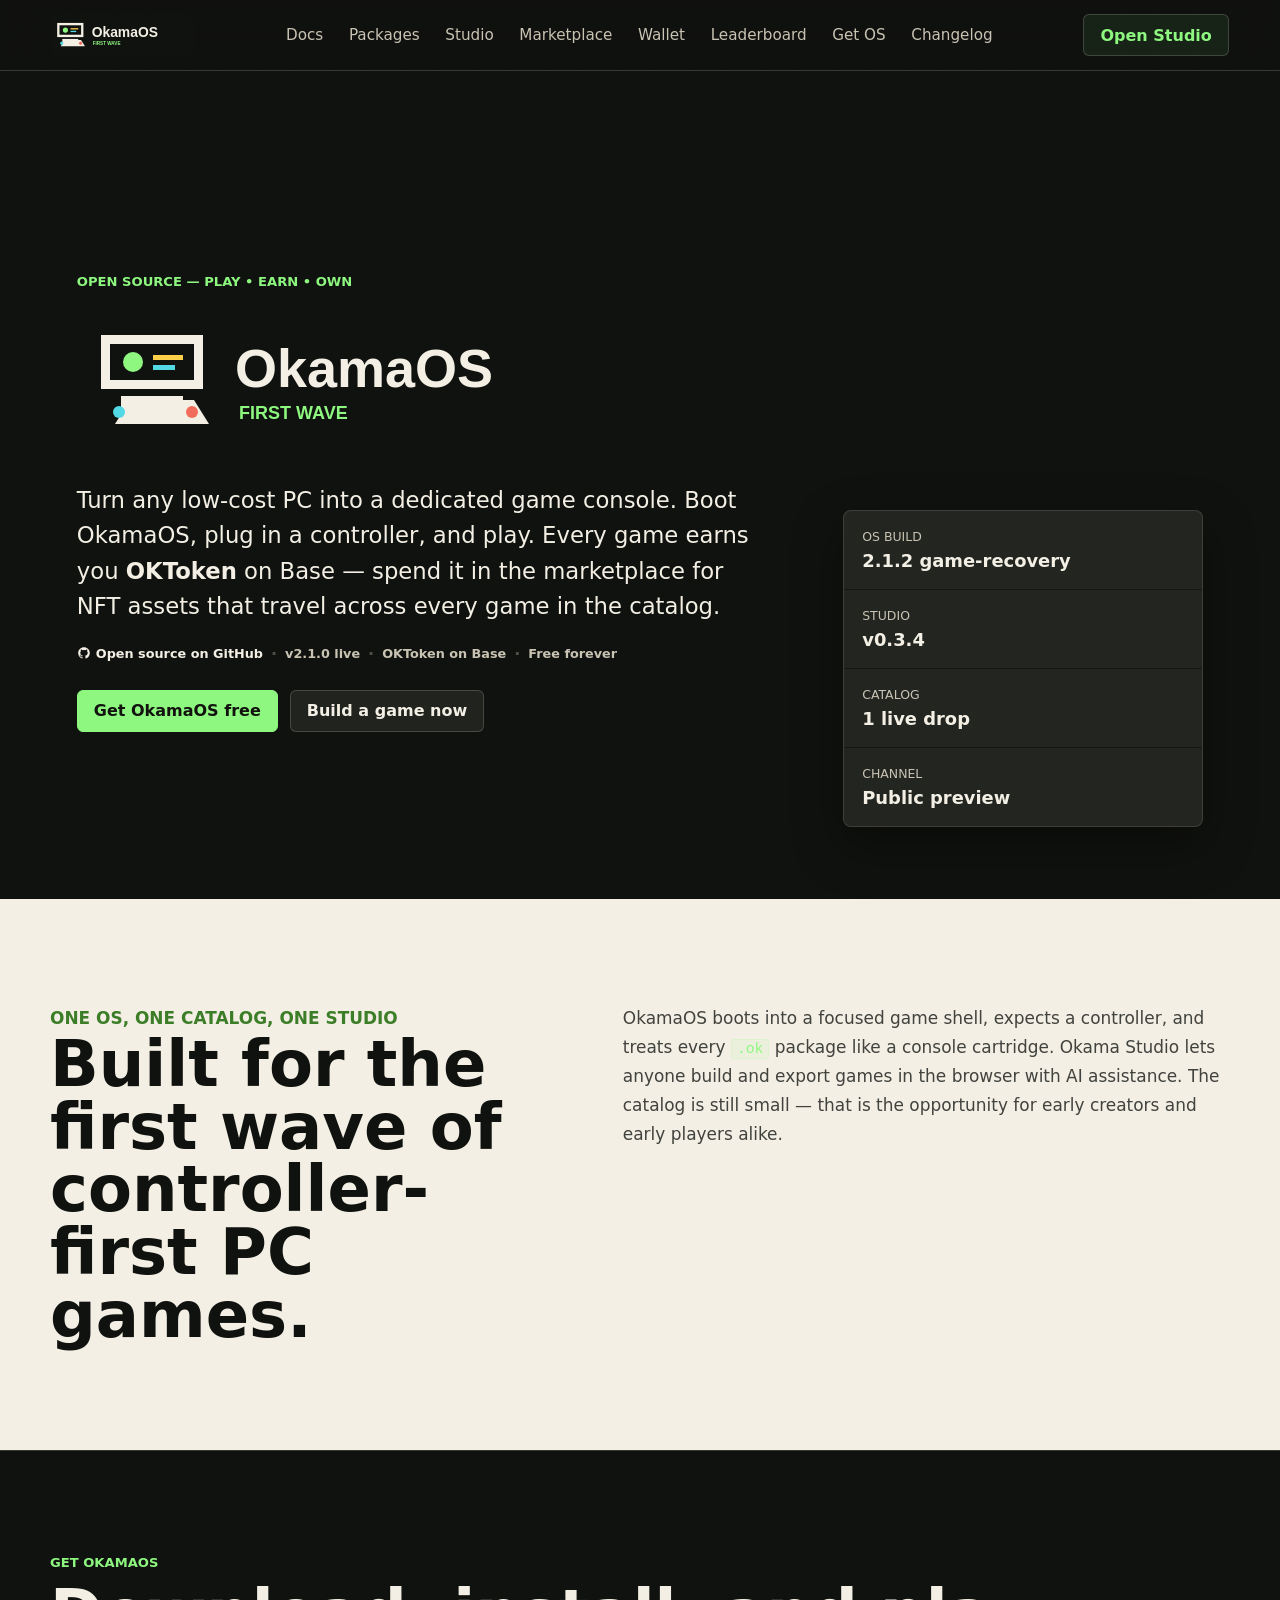
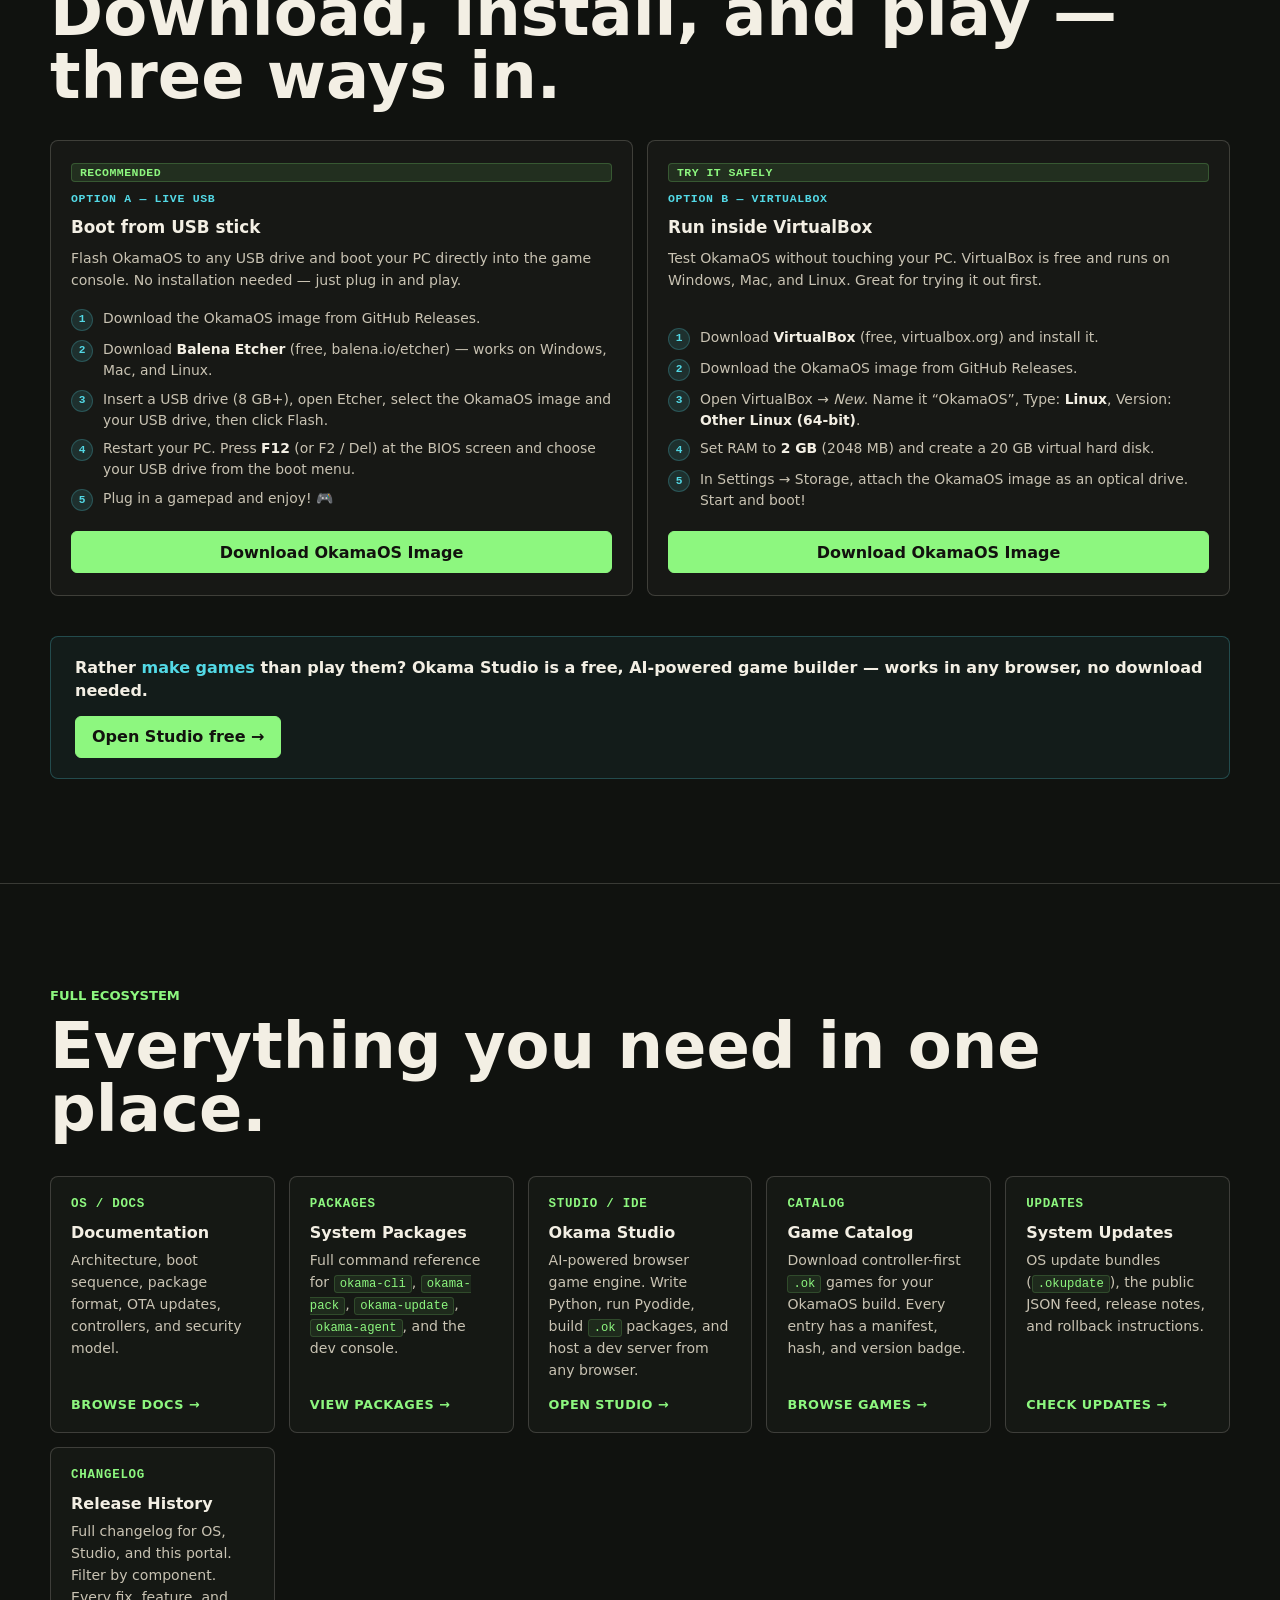
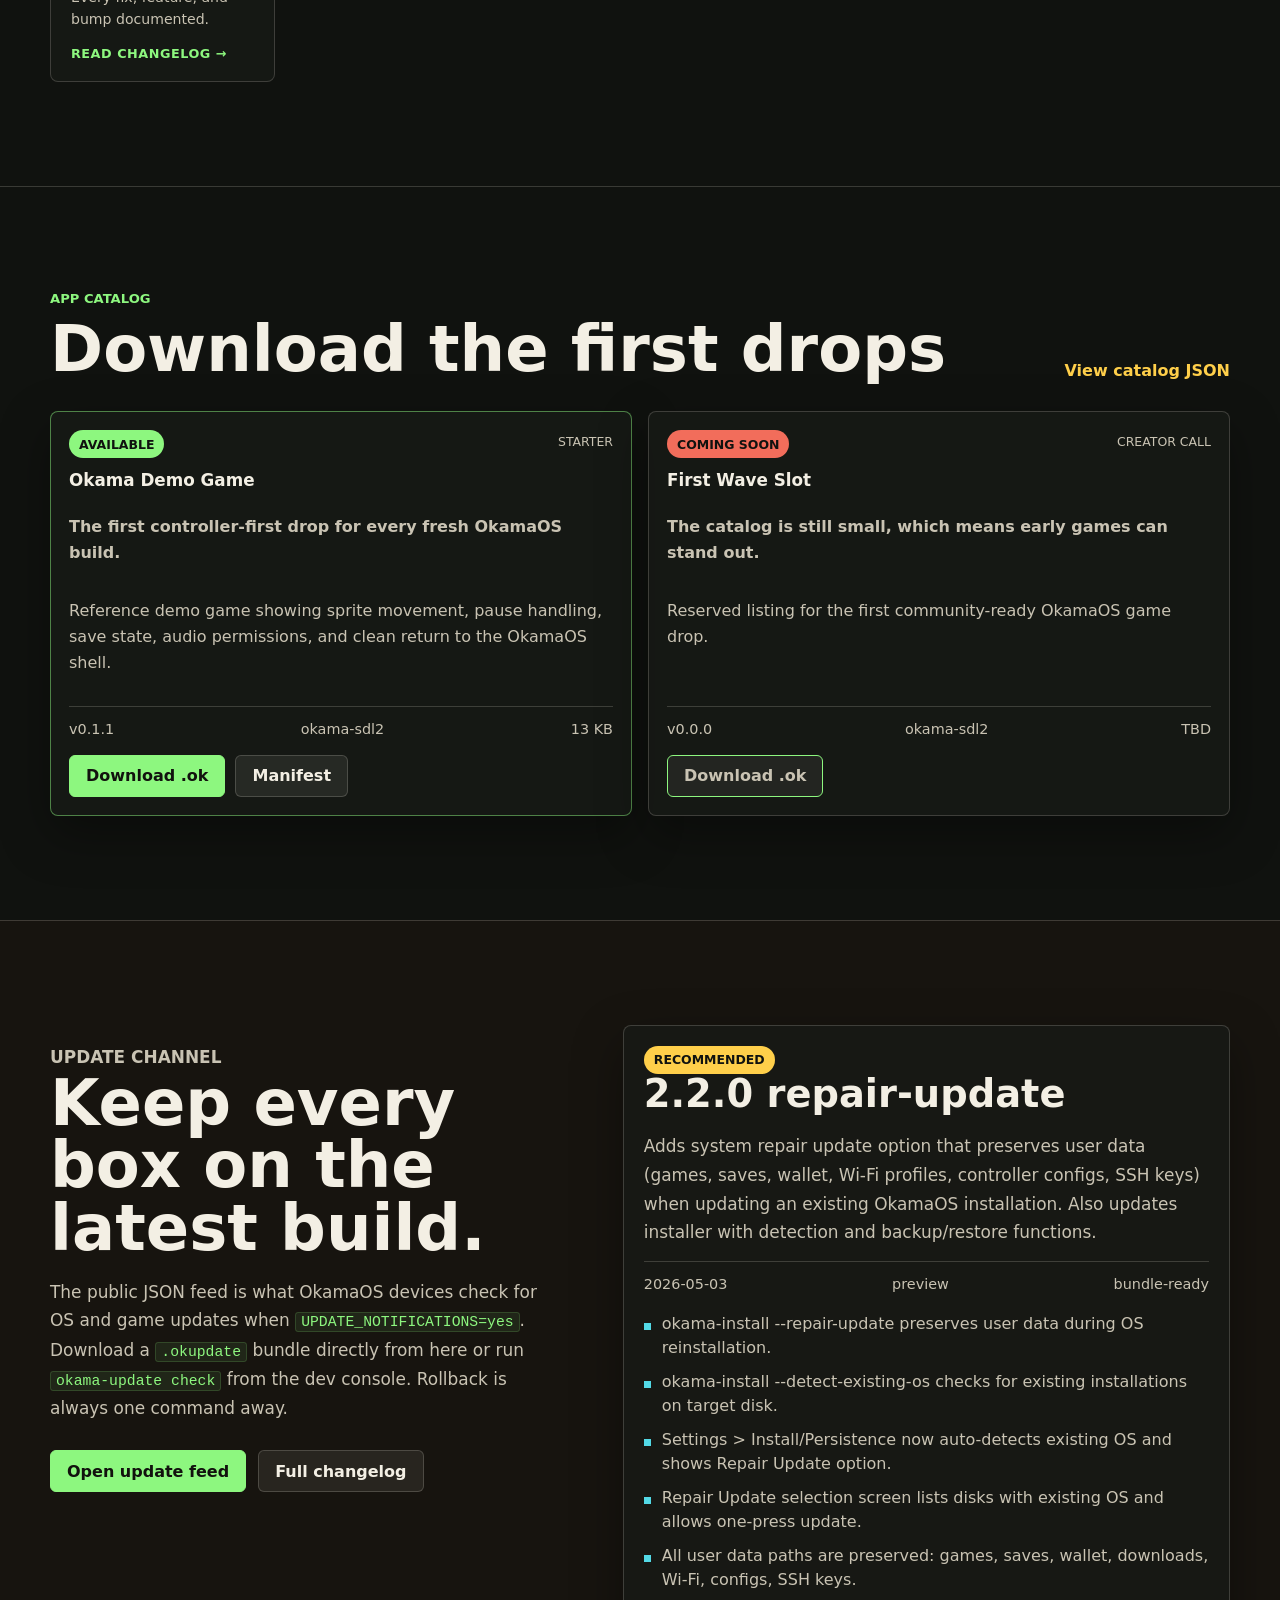
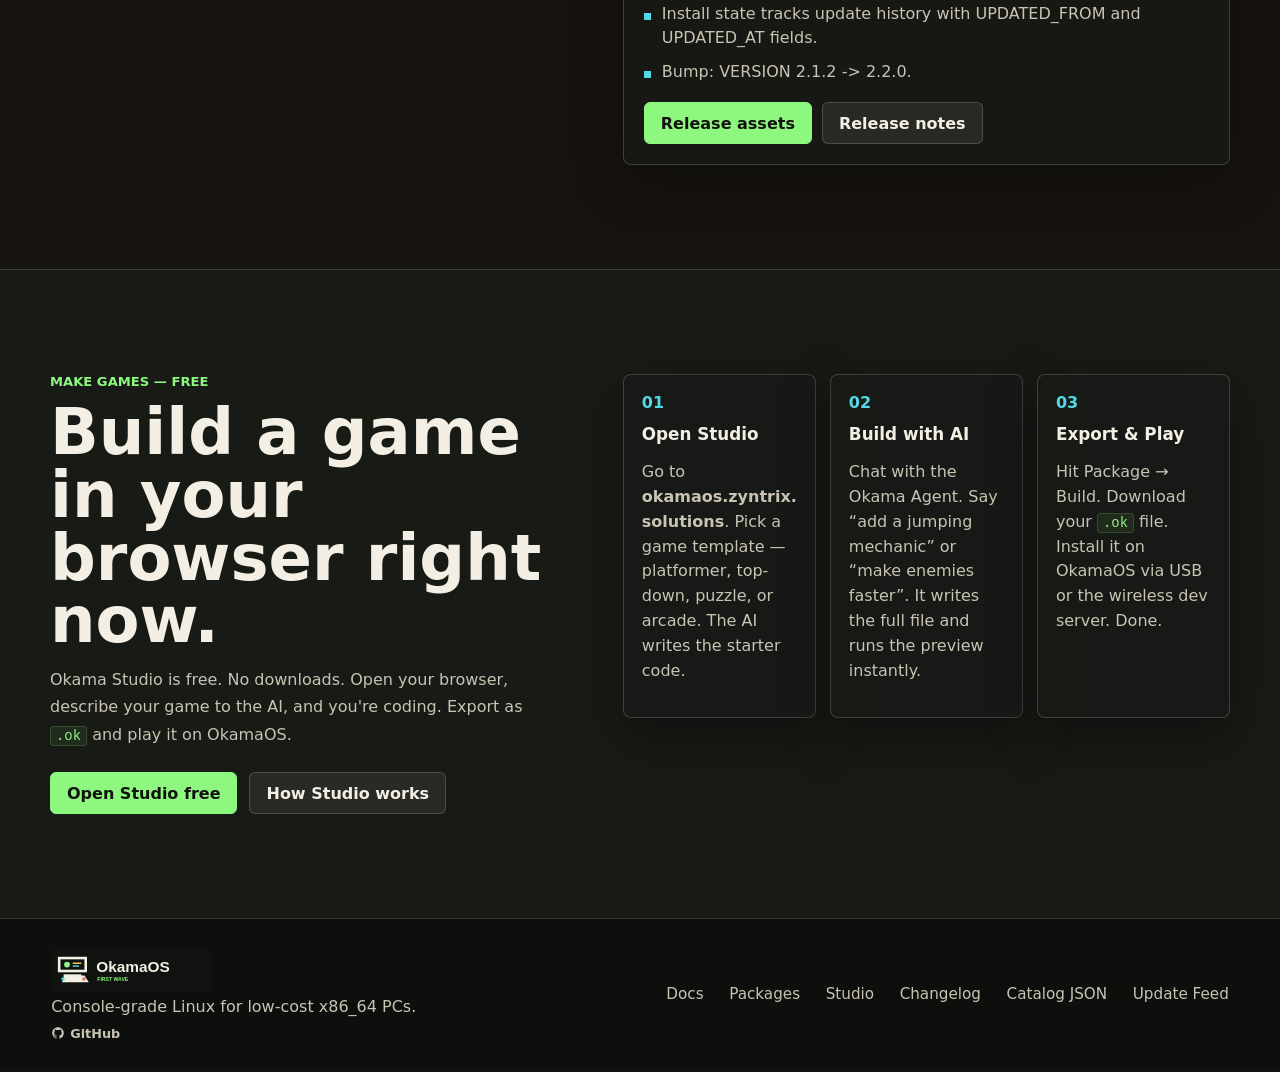
<file: index.html>
<!doctype html>
<html lang="en">
  <head>
    <meta charset="utf-8">
    <meta name="viewport" content="width=device-width, initial-scale=1">
    <meta name="theme-color" content="#10120f">
    <meta name="description"
      content="OkamaOS — controller-first Linux gaming OS for low-cost PCs. Play games, earn OKToken on Base, own your assets as NFTs. Free to download. Open source.">
    <meta name="robots" content="index, follow">
    <meta property="og:type" content="website">
    <meta property="og:url" content="https://zyntrixsolutions.github.io/okamaos/">
    <meta property="og:title" content="OkamaOS — Controller-First Linux Gaming OS">
    <meta property="og:description" content="Play. Earn OKToken. Own your game assets on Base. Free Linux gaming OS for any low-cost PC. Build games with Okama Studio.">
    <meta property="og:image" content="https://zyntrixsolutions.github.io/okamaos/assets/okama-mark.svg">
    <meta name="twitter:card" content="summary_large_image">
    <meta name="twitter:title" content="OkamaOS — Controller-First Linux Gaming OS">
    <meta name="twitter:description" content="Play. Earn OKToken. Own your game assets on Base. Free Linux gaming OS for any low-cost PC.">
    <meta name="twitter:image" content="https://zyntrixsolutions.github.io/okamaos/assets/okama-mark.svg">
    <link rel="canonical" href="https://zyntrixsolutions.github.io/okamaos/">
    <title>OkamaOS | Controller-First Linux Gaming OS</title>
    <link rel="manifest" href="site.webmanifest">
    <link rel="icon" href="assets/okama-mark.svg" type="image/svg+xml">
    <link rel="preconnect" href="https://fonts.googleapis.com">
    <link rel="stylesheet" href="styles.css">
    <script type="application/ld+json">
    {
      "@context": "https://schema.org",
      "@type": "WebSite",
      "name": "OkamaOS",
      "url": "https://zyntrixsolutions.github.io/okamaos/",
      "description": "Controller-first Linux gaming OS for low-cost PCs with on-chain play-to-earn rewards and NFT game assets on Base.",
      "sameAs": ["https://github.com/zyntrixsolutions/okamaos"]
    }
    </script>
  </head>
  <body>
    <canvas id="signalCanvas" aria-hidden="true"></canvas>
    <header class="site-header">
      <a class="brand" href="index.html" aria-label="OkamaOS home">
        <img src="assets/okama-logo.svg" width="144" height="42" alt="OkamaOS">
      </a>
      <nav id="primary-nav" aria-label="Primary navigation">
        <a href="docs.html">Docs</a>
        <a href="packages.html">Packages</a>
        <a href="studio.html">Studio</a>
        <a href="marketplace.html">Marketplace</a>
        <a href="wallet.html">Wallet</a>
        <a href="leaderboard.html">Leaderboard</a>
        <a href="#get-started">Get OS</a>
        <a href="changelog.html">Changelog</a>
      </nav>
      <a class="header-action" href="https://okamaos.zyntrix.solutions" target="_blank" rel="noopener">Open Studio</a>
      <button class="nav-toggle" aria-label="Toggle menu" aria-expanded="false" aria-controls="primary-nav">
        <span></span><span></span><span></span>
      </button>
    </header>

    <main id="top">
      <section class="hero" aria-labelledby="hero-title">
        <div class="hero-copy">
          <p class="eyebrow">Open source &mdash; Play &bull; Earn &bull; Own</p>
          <h1 id="hero-title" class="hero-logo-title">
            <img src="assets/okama-logo.svg" width="560" height="160" alt="OkamaOS">
          </h1>
          <p class="hero-text">
            Turn any low-cost PC into a dedicated game console. Boot OkamaOS,
            plug in a controller, and play. Every game earns you
            <strong>OKToken</strong> on Base &mdash; spend it in the marketplace
            for NFT assets that travel across every game in the catalog.
          </p>
          <div class="hero-proof">
            <a href="https://github.com/zyntrixsolutions/okamaos" target="_blank" rel="noopener" class="proof-link">
              <svg width="14" height="14" viewBox="0 0 24 24" fill="currentColor" aria-hidden="true"><path d="M12 2C6.477 2 2 6.477 2 12c0 4.418 2.865 8.166 6.839 9.489.5.092.682-.217.682-.482 0-.237-.008-.866-.013-1.7-2.782.603-3.369-1.342-3.369-1.342-.454-1.155-1.11-1.462-1.11-1.462-.908-.62.069-.608.069-.608 1.003.07 1.531 1.03 1.531 1.03.892 1.529 2.341 1.087 2.91.831.092-.646.35-1.086.636-1.336-2.22-.253-4.555-1.11-4.555-4.943 0-1.091.39-1.984 1.029-2.683-.103-.253-.446-1.27.098-2.647 0 0 .84-.269 2.75 1.025A9.578 9.578 0 0 1 12 6.836a9.59 9.59 0 0 1 2.504.337c1.909-1.294 2.747-1.025 2.747-1.025.546 1.377.202 2.394.1 2.647.64.699 1.028 1.592 1.028 2.683 0 3.842-2.339 4.687-4.566 4.935.359.309.678.919.678 1.852 0 1.336-.012 2.415-.012 2.741 0 .267.18.578.688.48C19.138 20.163 22 16.418 22 12c0-5.523-4.477-10-10-10z"/></svg>
              Open source on GitHub
            </a>
            <span class="proof-sep">&#183;</span>
            <span class="proof-item">v2.1.0 live</span>
            <span class="proof-sep">&#183;</span>
            <span class="proof-item">OKToken on Base</span>
            <span class="proof-sep">&#183;</span>
            <span class="proof-item">Free forever</span>
          </div>
          <div class="hero-actions" aria-label="Primary actions">
            <a class="button primary" href="#get-started">Get OkamaOS free</a>
            <a class="button secondary" href="https://okamaos.zyntrix.solutions" target="_blank" rel="noopener">Build a game now</a>
          </div>
        </div>
        <div class="hero-panel" aria-label="Ecosystem status">
          <div>
            <span class="panel-label">OS Build</span>
            <strong id="heroVersion">2.1.2 game-recovery</strong>
          </div>
          <div>
            <span class="panel-label">Studio</span>
            <strong>v0.3.4</strong>
          </div>
          <div>
            <span class="panel-label">Catalog</span>
            <strong id="heroCatalogCount">1 live drop</strong>
          </div>
          <div>
            <span class="panel-label">Channel</span>
            <strong>Public preview</strong>
          </div>
        </div>
      </section>

      <section class="band intro-band" aria-label="Ecosystem position">
        <div class="section-inner intro-grid">
          <div>
            <p class="eyebrow">One OS, one catalog, one studio</p>
            <h2>Built for the first wave of controller-first PC games.</h2>
          </div>
          <p>
            OkamaOS boots into a focused game shell, expects a controller, and
            treats every <code>.ok</code> package like a console cartridge.
            Okama Studio lets anyone build and export games in the browser with
            AI assistance. The catalog is still small — that is the opportunity
            for early creators and early players alike.
          </p>
        </div>
      </section>

      <!-- ── Get Started / Download ── -->
      <section class="band" id="get-started" aria-labelledby="getstarted-title">
        <div class="section-inner">
          <p class="eyebrow">Get OkamaOS</p>
          <h2 id="getstarted-title">Download, install, and play — three ways in.</h2>
          <div class="install-grid">

            <div class="install-card">
              <span class="platform-tag">Recommended</span>
              <span class="install-card-num">Option A &mdash; Live USB</span>
              <h3>Boot from USB stick</h3>
              <p>Flash OkamaOS to any USB drive and boot your PC directly into the game console. No installation needed &mdash; just plug in and play.</p>
              <ol class="install-steps">
                <li data-step="1"><span>Download the OkamaOS image from GitHub Releases.</span></li>
                <li data-step="2"><span>Download <strong>Balena Etcher</strong> (free, balena.io/etcher) &mdash; works on Windows, Mac, and Linux.</span></li>
                <li data-step="3"><span>Insert a USB drive (8 GB+), open Etcher, select the OkamaOS image and your USB drive, then click Flash.</span></li>
                <li data-step="4"><span>Restart your PC. Press <strong>F12</strong> (or F2 / Del) at the BIOS screen and choose your USB drive from the boot menu.</span></li>
                <li data-step="5"><span>Plug in a gamepad and enjoy! 🎮</span></li>
              </ol>
              <a class="button primary" href="https://github.com/zyntrixsolutions/okamaos/releases/latest" target="_blank" rel="noopener">Download OkamaOS Image</a>
            </div>

            <div class="install-card">
              <span class="platform-tag">Try it safely</span>
              <span class="install-card-num">Option B &mdash; VirtualBox</span>
              <h3>Run inside VirtualBox</h3>
              <p>Test OkamaOS without touching your PC. VirtualBox is free and runs on Windows, Mac, and Linux. Great for trying it out first.</p>
              <ol class="install-steps">
                <li data-step="1"><span>Download <strong>VirtualBox</strong> (free, virtualbox.org) and install it.</span></li>
                <li data-step="2"><span>Download the OkamaOS image from GitHub Releases.</span></li>
                <li data-step="3"><span>Open VirtualBox &rarr; <em>New</em>. Name it &ldquo;OkamaOS&rdquo;, Type: <strong>Linux</strong>, Version: <strong>Other Linux (64-bit)</strong>.</span></li>
                <li data-step="4"><span>Set RAM to <strong>2 GB</strong> (2048 MB) and create a 20 GB virtual hard disk.</span></li>
                <li data-step="5"><span>In Settings &rarr; Storage, attach the OkamaOS image as an optical drive. Start and boot!</span></li>
              </ol>
              <a class="button primary" href="https://github.com/zyntrixsolutions/okamaos/releases/latest" target="_blank" rel="noopener">Download OkamaOS Image</a>
            </div>

          </div>

          <div class="studio-cta-bar">
            <p>Rather <span>make games</span> than play them? Okama Studio is a free, AI-powered game builder &mdash; works in any browser, no download needed.</p>
            <a class="button primary" href="https://okamaos.zyntrix.solutions" target="_blank" rel="noopener">Open Studio free &rarr;</a>
          </div>
        </div>
      </section>

      <section class="band" id="ecosystem" aria-labelledby="eco-title">
        <div class="section-inner">
          <div class="section-heading">
            <div>
              <p class="eyebrow">Full ecosystem</p>
              <h2 id="eco-title">Everything you need in one place.</h2>
            </div>
          </div>
          <div class="eco-grid">
            <a class="eco-card" href="docs.html">
              <span class="eco-card-icon">OS / Docs</span>
              <h3>Documentation</h3>
              <p>Architecture, boot sequence, package format, OTA updates, controllers, and security model.</p>
              <span class="eco-link">Browse docs &rarr;</span>
            </a>
            <a class="eco-card" href="packages.html">
              <span class="eco-card-icon">Packages</span>
              <h3>System Packages</h3>
              <p>Full command reference for <code>okama-cli</code>, <code>okama-pack</code>, <code>okama-update</code>, <code>okama-agent</code>, and the dev console.</p>
              <span class="eco-link">View packages &rarr;</span>
            </a>
            <a class="eco-card" href="studio.html">
              <span class="eco-card-icon">Studio / IDE</span>
              <h3>Okama Studio</h3>
              <p>AI-powered browser game engine. Write Python, run Pyodide, build <code>.ok</code> packages, and host a dev server from any browser.</p>
              <span class="eco-link">Open Studio &rarr;</span>
            </a>
            <a class="eco-card" href="#games">
              <span class="eco-card-icon">Catalog</span>
              <h3>Game Catalog</h3>
              <p>Download controller-first <code>.ok</code> games for your OkamaOS build. Every entry has a manifest, hash, and version badge.</p>
              <span class="eco-link">Browse games &rarr;</span>
            </a>
            <a class="eco-card" href="#updates">
              <span class="eco-card-icon">Updates</span>
              <h3>System Updates</h3>
              <p>OS update bundles (<code>.okupdate</code>), the public JSON feed, release notes, and rollback instructions.</p>
              <span class="eco-link">Check updates &rarr;</span>
            </a>
            <a class="eco-card" href="changelog.html">
              <span class="eco-card-icon">Changelog</span>
              <h3>Release History</h3>
              <p>Full changelog for OS, Studio, and this portal. Filter by component. Every fix, feature, and bump documented.</p>
              <span class="eco-link">Read changelog &rarr;</span>
            </a>
          </div>
        </div>
      </section>

      <section class="band" id="games" aria-labelledby="games-title">
        <div class="section-inner">
          <div class="section-heading">
            <div>
              <p class="eyebrow">App catalog</p>
              <h2 id="games-title">Download the first drops</h2>
            </div>
            <a class="text-link" href="catalog/apps.json">View catalog JSON</a>
          </div>
          <div class="catalog-grid" id="catalogGrid" aria-live="polite">
            <article class="catalog-card featured">
              <div class="status-row">
                <span class="status-pill available">available</span>
                <span class="meta-label">Starter</span>
              </div>
              <h3>Okama Demo Game</h3>
              <p><strong>The first controller-first drop for every fresh OkamaOS build.</strong></p>
              <p class="description">
                Reference demo showing sprite movement, pause handling, save
                state, audio permissions, and clean return to the OkamaOS shell.
              </p>
              <div class="card-meta">
                <span>v0.1.1</span>
                <span>okama-sdl2</span>
                <span>13 KB</span>
              </div>
              <div class="download-row">
                <a class="button primary" href="downloads/games/com.okamalabs.demo-0.1.1.ok" download>Download .ok</a>
                <a class="button secondary" href="catalog/manifests/com.okamalabs.demo.json">Manifest</a>
              </div>
            </article>
            <article class="catalog-card">
              <div class="status-row">
                <span class="status-pill coming-soon">coming soon</span>
                <span class="meta-label">Creator Call</span>
              </div>
              <h3>First Wave Slot</h3>
              <p><strong>The catalog is still small — early games get maximum visibility.</strong></p>
              <p class="description">
                Reserved listing for the first community-ready OkamaOS game drop.
                Build with Studio and submit via the catalog process.
              </p>
              <div class="card-meta">
                <span>v0.0.0</span>
                <span>okama-sdl2</span>
                <span>TBD</span>
              </div>
              <div class="download-row">
                <a class="button primary" href="studio.html">Build in Studio</a>
              </div>
            </article>
          </div>
        </div>
      </section>

      <section class="band split-band" id="updates" aria-labelledby="updates-title">
        <div class="section-inner split-grid">
          <div>
            <p class="eyebrow">Update channel</p>
            <h2 id="updates-title">Keep every box on the latest build.</h2>
            <p>
              The public JSON feed is what OkamaOS devices check for OS and game
              updates when <code>UPDATE_NOTIFICATIONS=yes</code>. Download a
              <code>.okupdate</code> bundle directly from here or run
              <code>okama-update check</code> from the dev console.
              Rollback is always one command away.
            </p>
            <div class="inline-actions">
              <a class="button primary" href="updates/feed.json">Open update feed</a>
              <a class="button secondary" href="changelog.html">Full changelog</a>
            </div>
          </div>
          <div class="update-card" id="updateCard" aria-live="polite">
            <span class="status-pill">recommended</span>
            <h3>2.0.0 base-chain</h3>
            <p>
              Blockchain Foundation — non-custodial Base wallet, OKToken
              play-to-earn rewards, OKAssets NFT inventory, okama-wallet CLI,
              Settings &rsaquo; Wallet screen, and manifest blockchain field support.
            </p>
            <div class="card-meta">
              <span>2026-05-02</span>
              <span>preview</span>
              <span>bundle-ready</span>
            </div>
            <ul class="update-list">
              <li>New: on-device Base wallet (BIP-39, JSON keystore v3, Parent PIN encrypted).</li>
              <li>New: okama-wallet CLI — init, address, balance, sign, assets, export, log.</li>
              <li>New: Settings &rsaquo; Wallet screen in okama-shell.</li>
              <li>New: Post-game OKToken reward claim hook in okama-run.</li>
              <li>New: manifest.py validates blockchain: field.</li>
            </ul>
            <div class="download-row">
              <a class="button primary" href="updates/okamaos-v2.0.0.okupdate" download>Download v2.0.0</a>
              <a class="button secondary" href="changelog.html">Release notes</a>
            </div>
          </div>
        </div>
      </section>

      <section class="band creator-band" id="creators" aria-labelledby="creators-title">
        <div class="section-inner creator-grid">
          <div>
            <p class="eyebrow">Make games — free</p>
            <h2 id="creators-title">Build a game in your browser right now.</h2>
            <p style="color:var(--muted);line-height:1.7;margin-top:14px">Okama Studio is free. No downloads. Open your browser, describe your game to the AI, and you're coding. Export as <code>.ok</code> and play it on OkamaOS.</p>
            <div class="inline-actions" style="margin-top:24px">
              <a class="button primary" href="https://okamaos.zyntrix.solutions" target="_blank" rel="noopener">Open Studio free</a>
              <a class="button secondary" href="studio.html">How Studio works</a>
            </div>
          </div>
          <div class="creator-steps">
            <article>
              <span>01</span>
              <h3>Open Studio</h3>
              <p>Go to <strong>okamaos.zyntrix.solutions</strong>. Pick a game template &mdash; platformer, top-down, puzzle, or arcade. The AI writes the starter code.</p>
            </article>
            <article>
              <span>02</span>
              <h3>Build with AI</h3>
              <p>Chat with the Okama Agent. Say &ldquo;add a jumping mechanic&rdquo; or &ldquo;make enemies faster&rdquo;. It writes the full file and runs the preview instantly.</p>
            </article>
            <article>
              <span>03</span>
              <h3>Export &amp; Play</h3>
              <p>Hit Package &rarr; Build. Download your <code>.ok</code> file. Install it on OkamaOS via USB or the wireless dev server. Done.</p>
            </article>
          </div>
        </div>
      </section>
    </main>

    <footer class="site-footer">
      <div>
        <img class="footer-logo" src="assets/okama-logo.svg" width="160" height="46" alt="OkamaOS">
        <span>Console-grade Linux for low-cost x86_64 PCs.</span>
        <a class="footer-gh" href="https://github.com/zyntrixsolutions/okamaos" target="_blank" rel="noopener">
          <svg width="14" height="14" viewBox="0 0 24 24" fill="currentColor" aria-hidden="true"><path d="M12 2C6.477 2 2 6.477 2 12c0 4.418 2.865 8.166 6.839 9.489.5.092.682-.217.682-.482 0-.237-.008-.866-.013-1.7-2.782.603-3.369-1.342-3.369-1.342-.454-1.155-1.11-1.462-1.11-1.462-.908-.62.069-.608.069-.608 1.003.07 1.531 1.03 1.531 1.03.892 1.529 2.341 1.087 2.91.831.092-.646.35-1.086.636-1.336-2.22-.253-4.555-1.11-4.555-4.943 0-1.091.39-1.984 1.029-2.683-.103-.253-.446-1.27.098-2.647 0 0 .84-.269 2.75 1.025A9.578 9.578 0 0 1 12 6.836a9.59 9.59 0 0 1 2.504.337c1.909-1.294 2.747-1.025 2.747-1.025.546 1.377.202 2.394.1 2.647.64.699 1.028 1.592 1.028 2.683 0 3.842-2.339 4.687-4.566 4.935.359.309.678.919.678 1.852 0 1.336-.012 2.415-.012 2.741 0 .267.18.578.688.48C19.138 20.163 22 16.418 22 12c0-5.523-4.477-10-10-10z"/></svg>
          GitHub
        </a>
      </div>
      <nav aria-label="Footer navigation">
        <a href="docs.html">Docs</a>
        <a href="packages.html">Packages</a>
        <a href="studio.html">Studio</a>
        <a href="changelog.html">Changelog</a>
        <a href="catalog/apps.json">Catalog JSON</a>
        <a href="updates/feed.json">Update Feed</a>
      </nav>
    </footer>

    <script src="app.js"></script>
  </body>
</html>
</file>
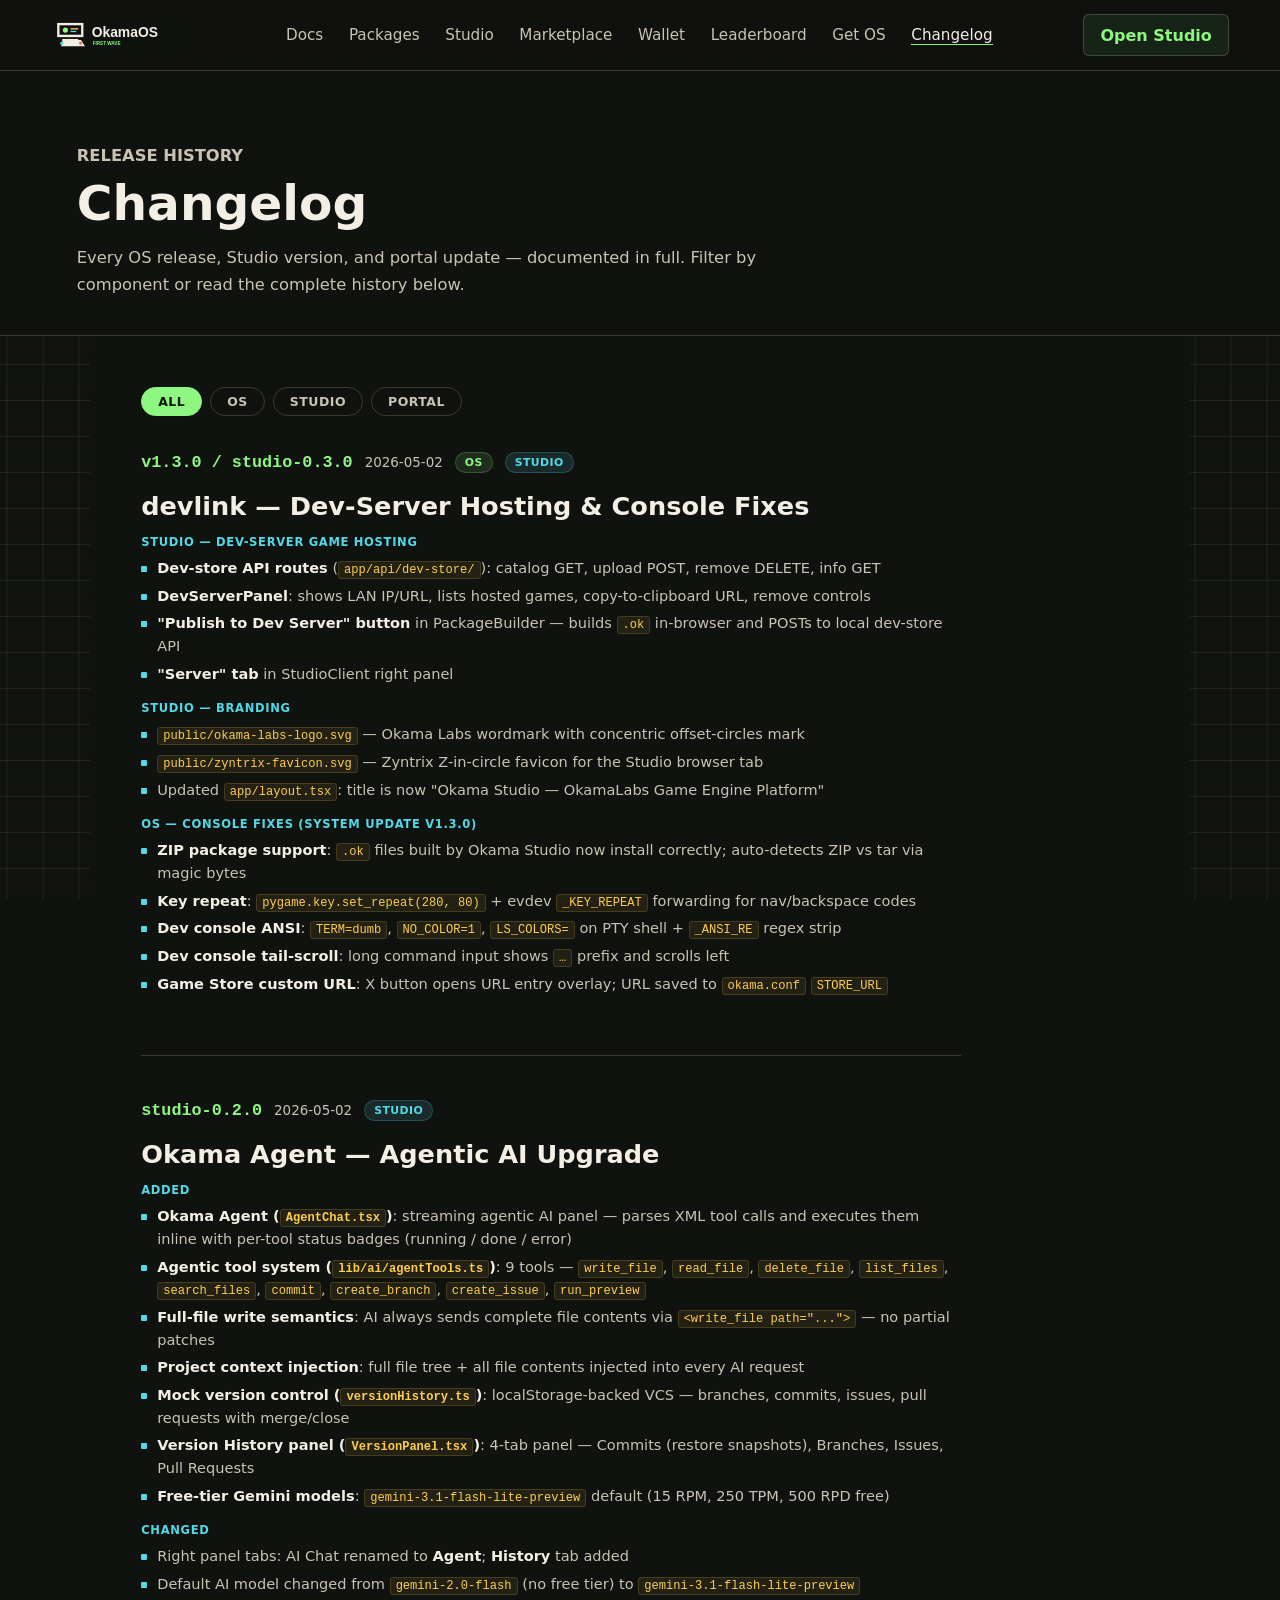
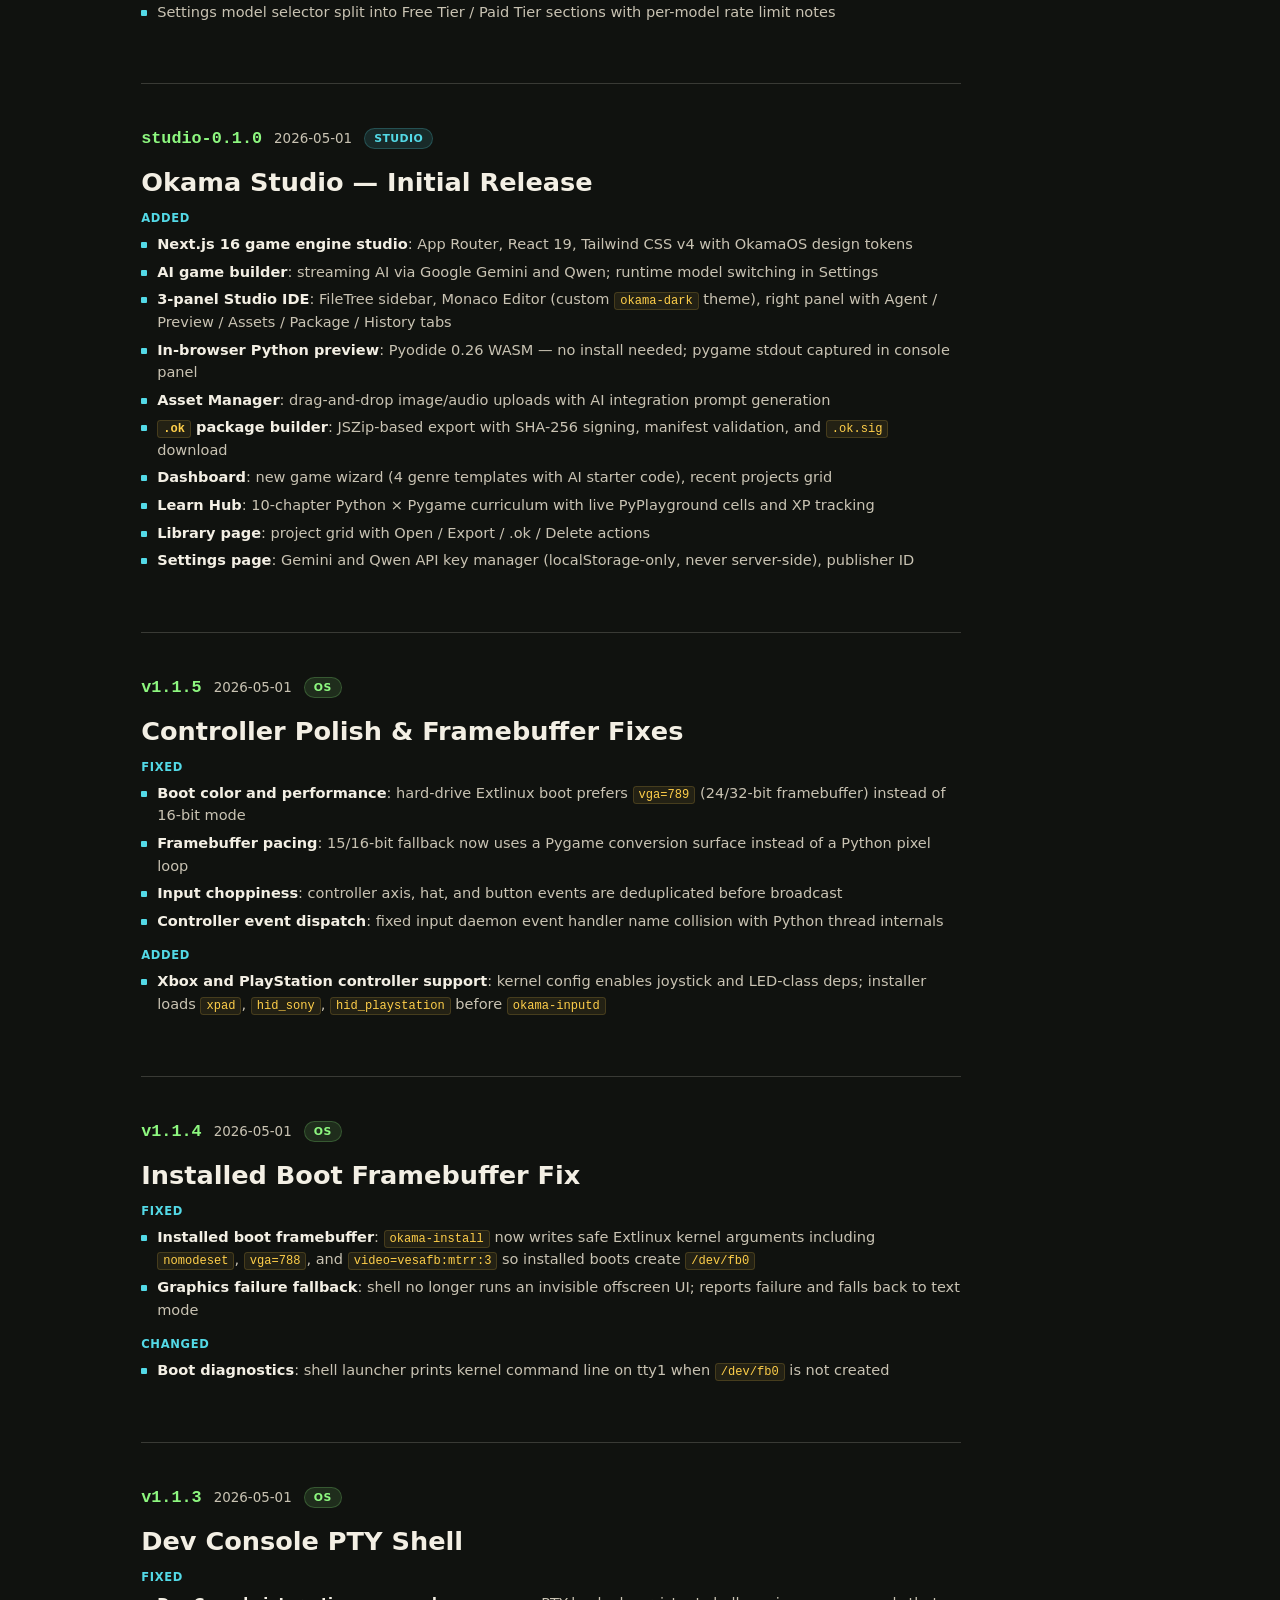
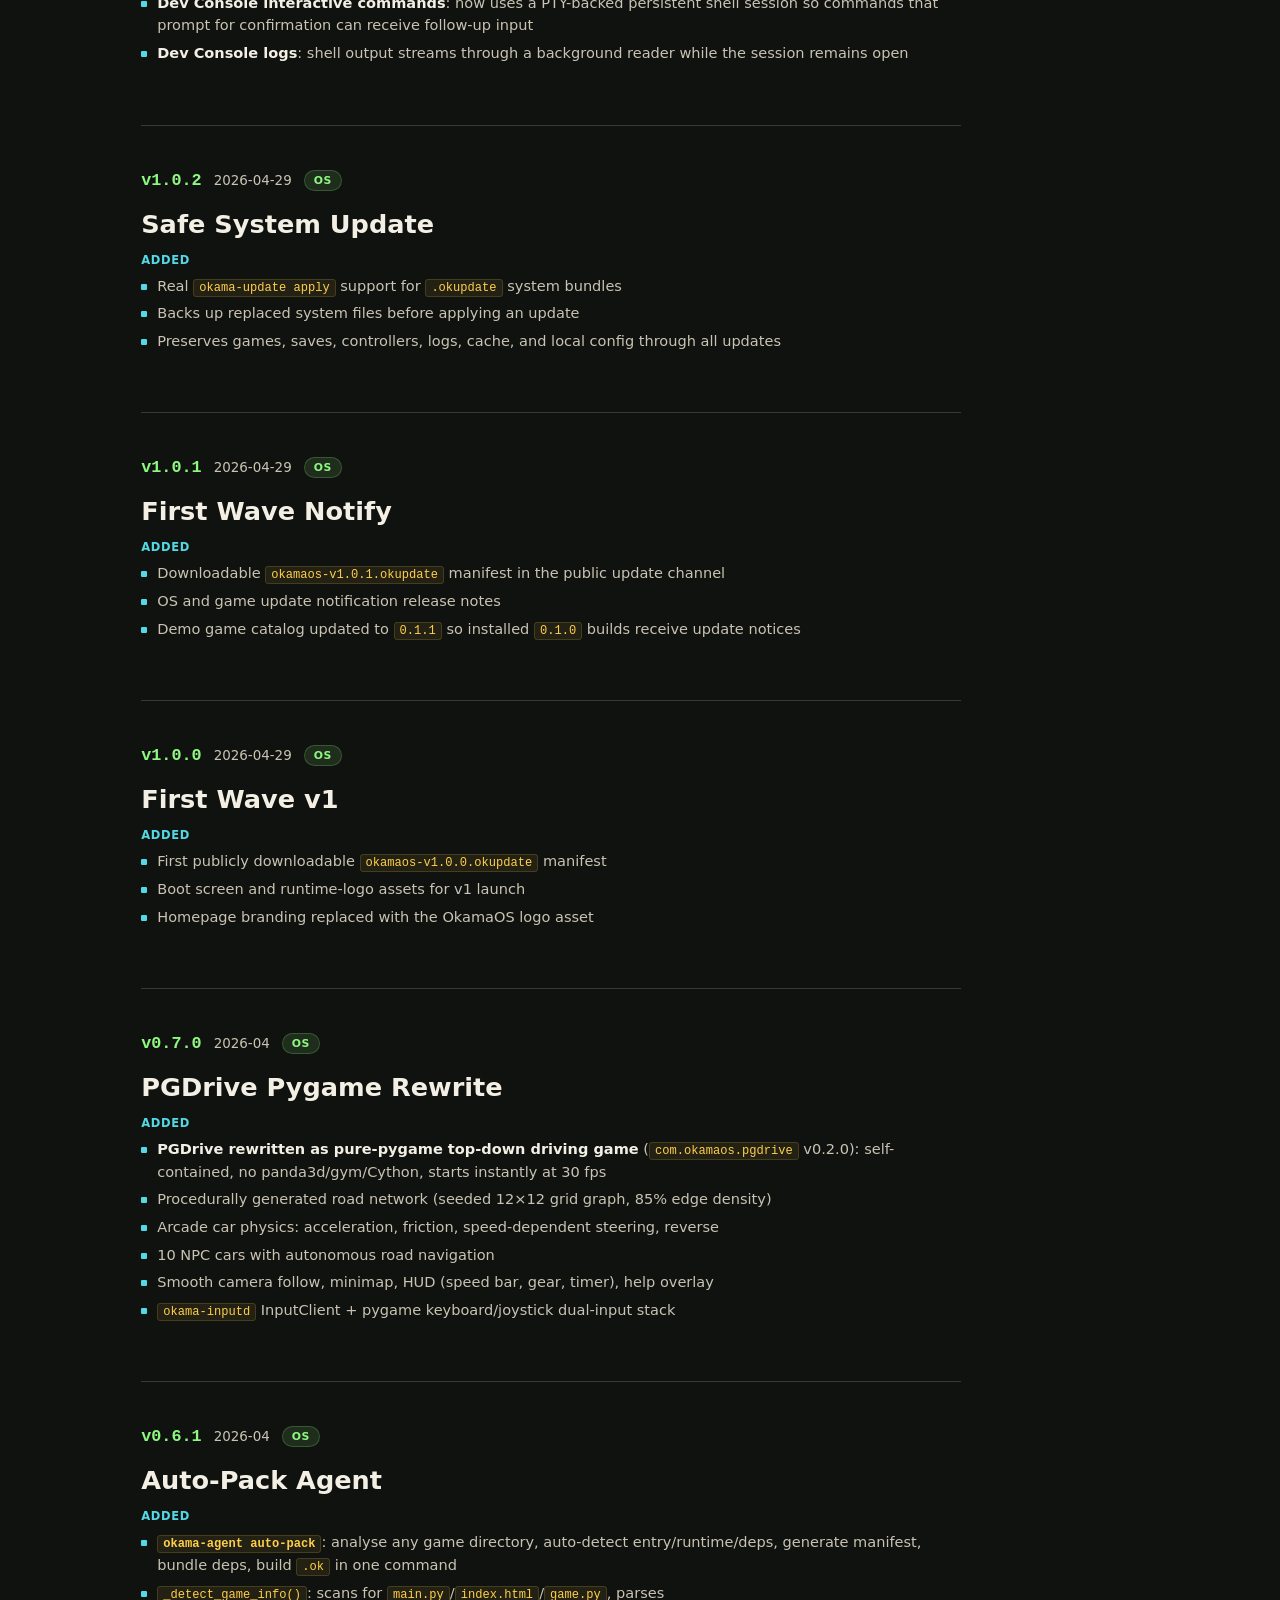
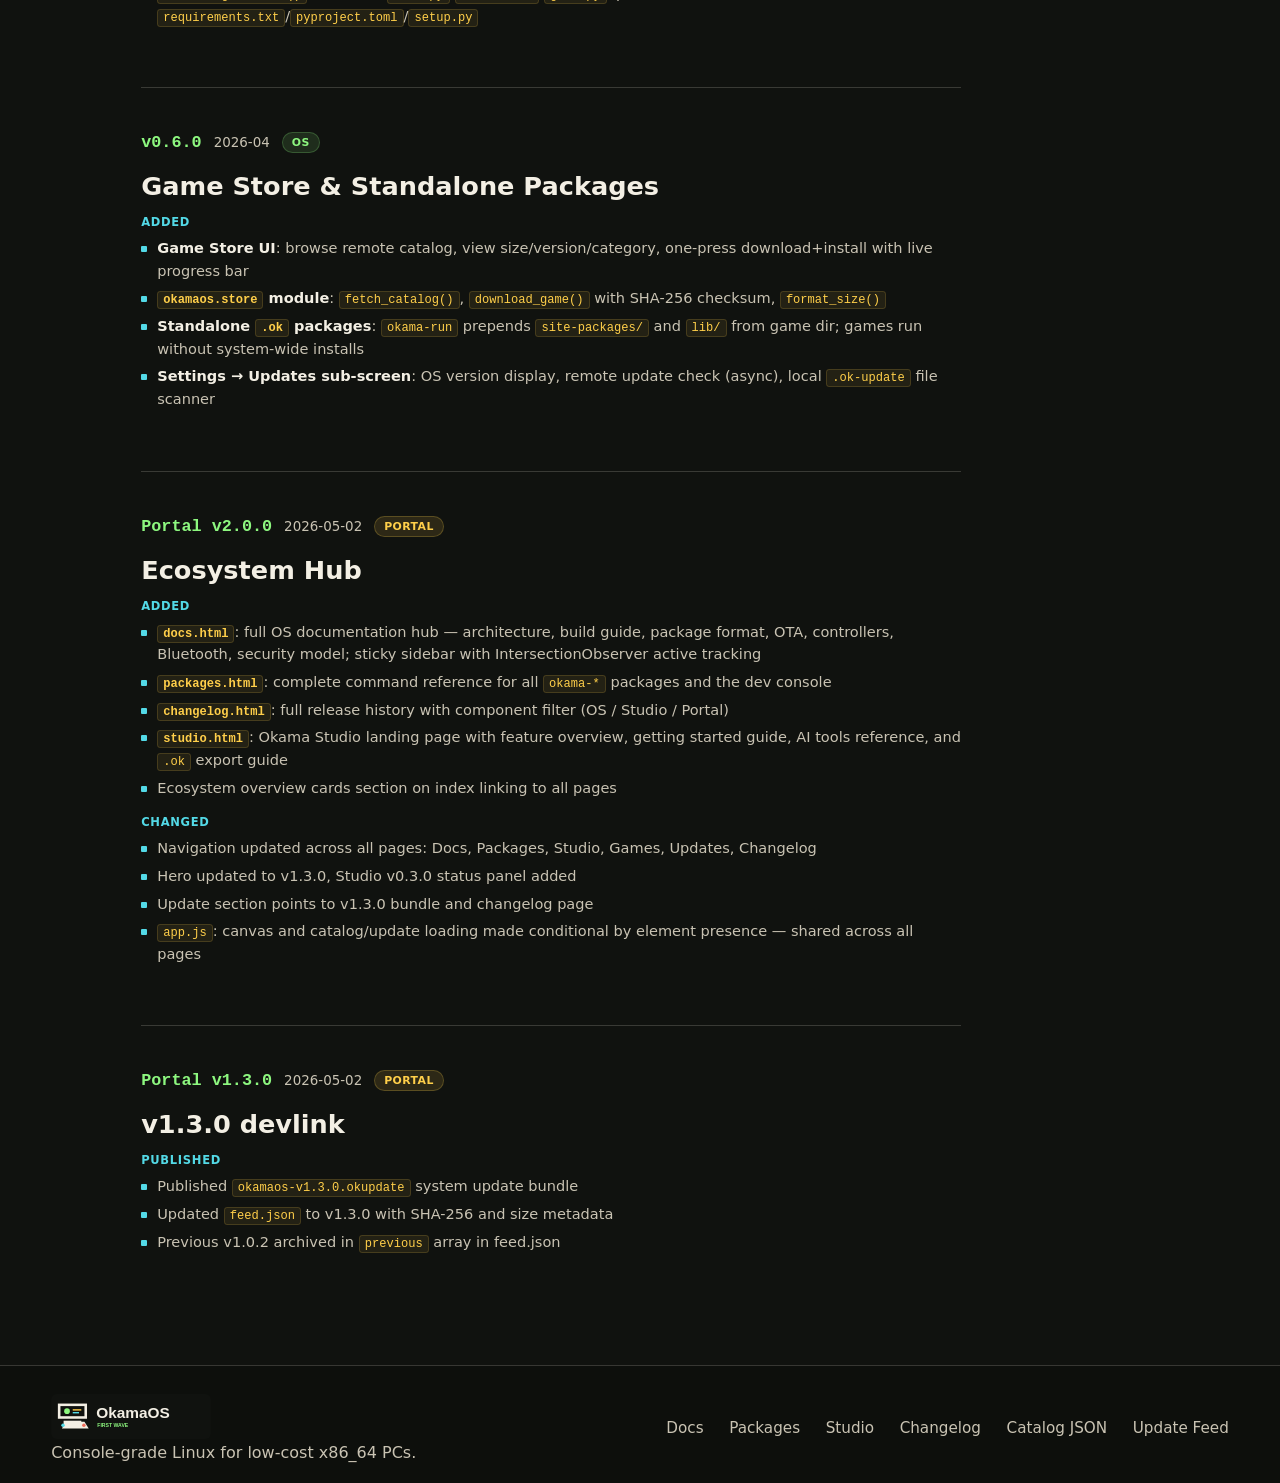
<file: changelog.html>
<!doctype html>
<html lang="en">
  <head>
    <meta charset="utf-8">
    <meta name="viewport" content="width=device-width, initial-scale=1">
    <meta name="theme-color" content="#10120f">
    <meta name="description"
      content="OkamaOS full release history — every OS, Studio, and portal change documented. Filter by component.">
    <meta name="robots" content="index, follow">
    <meta property="og:type" content="website">
    <meta property="og:url" content="https://zyntrixsolutions.github.io/okamaos/changelog.html">
    <meta property="og:title" content="OkamaOS Changelog">
    <meta property="og:description" content="Full release history for OkamaOS, Okama Studio, and the portal. Filter by component.">
    <meta property="og:image" content="https://zyntrixsolutions.github.io/okamaos/assets/okama-mark.svg">
    <meta name="twitter:card" content="summary_large_image">
    <meta name="twitter:title" content="OkamaOS Changelog">
    <meta name="twitter:description" content="Full release history for OkamaOS, Okama Studio, and the portal.">
    <meta name="twitter:image" content="https://zyntrixsolutions.github.io/okamaos/assets/okama-mark.svg">
    <link rel="canonical" href="https://zyntrixsolutions.github.io/okamaos/changelog.html">
    <title>OkamaOS | Changelog</title>
    <link rel="manifest" href="site.webmanifest">
    <link rel="icon" href="assets/okama-mark.svg" type="image/svg+xml">
    <link rel="stylesheet" href="styles.css">
  </head>
  <body class="inner-page">
    <canvas id="signalCanvas" aria-hidden="true"></canvas>
    <header class="site-header">
      <a class="brand" href="index.html" aria-label="OkamaOS home">
        <img src="assets/okama-logo.svg" width="144" height="42" alt="OkamaOS">
      </a>
      <nav id="primary-nav" aria-label="Primary navigation">
        <a href="docs.html">Docs</a>
        <a href="packages.html">Packages</a>
        <a href="studio.html">Studio</a>
        <a href="marketplace.html">Marketplace</a>
        <a href="wallet.html">Wallet</a>
        <a href="leaderboard.html">Leaderboard</a>
        <a href="index.html#get-started">Get OS</a>
        <a href="changelog.html" aria-current="page">Changelog</a>
      </nav>
      <a class="header-action" href="https://okamaos.zyntrix.solutions" target="_blank" rel="noopener">Open Studio</a>
      <button class="nav-toggle" aria-label="Toggle menu" aria-expanded="false" aria-controls="primary-nav">
        <span></span><span></span><span></span>
      </button>
    </header>

    <div class="page-hero">
      <p class="eyebrow">Release History</p>
      <h1>Changelog</h1>
      <p>Every OS release, Studio version, and portal update — documented in full. Filter by component or read the complete history below.</p>
    </div>

    <main style="padding: clamp(28px,4vw,56px) clamp(20px,4vw,64px); max-width: 1100px; margin: 0 auto;">

      <div class="changelog-filters">
        <button class="filter-btn active" data-filter="all">All</button>
        <button class="filter-btn" data-filter="os">OS</button>
        <button class="filter-btn" data-filter="studio">Studio</button>
        <button class="filter-btn" data-filter="pages">Portal</button>
      </div>

      <!-- v1.3.0 / studio-0.3.0 -->
      <div class="cl-entry" data-tags="os studio">
        <div class="cl-header">
          <span class="ver-badge">v1.3.0 / studio-0.3.0</span>
          <span class="ver-date">2026-05-02</span>
          <span class="ver-tag os">OS</span>
          <span class="ver-tag studio">Studio</span>
        </div>
        <h3>devlink — Dev-Server Hosting &amp; Console Fixes</h3>
        <div class="change-group">
          <h4>Studio — Dev-Server Game Hosting</h4>
          <ul class="change-items">
            <li><strong>Dev-store API routes</strong> (<code>app/api/dev-store/</code>): catalog GET, upload POST, remove DELETE, info GET</li>
            <li><strong>DevServerPanel</strong>: shows LAN IP/URL, lists hosted games, copy-to-clipboard URL, remove controls</li>
            <li><strong>"Publish to Dev Server" button</strong> in PackageBuilder — builds <code>.ok</code> in-browser and POSTs to local dev-store API</li>
            <li><strong>"Server" tab</strong> in StudioClient right panel</li>
          </ul>
        </div>
        <div class="change-group">
          <h4>Studio — Branding</h4>
          <ul class="change-items">
            <li><code>public/okama-labs-logo.svg</code> — Okama Labs wordmark with concentric offset-circles mark</li>
            <li><code>public/zyntrix-favicon.svg</code> — Zyntrix Z-in-circle favicon for the Studio browser tab</li>
            <li>Updated <code>app/layout.tsx</code>: title is now "Okama Studio — OkamaLabs Game Engine Platform"</li>
          </ul>
        </div>
        <div class="change-group">
          <h4>OS — Console Fixes (system update v1.3.0)</h4>
          <ul class="change-items">
            <li><strong>ZIP package support</strong>: <code>.ok</code> files built by Okama Studio now install correctly; auto-detects ZIP vs tar via magic bytes</li>
            <li><strong>Key repeat</strong>: <code>pygame.key.set_repeat(280, 80)</code> + evdev <code>_KEY_REPEAT</code> forwarding for nav/backspace codes</li>
            <li><strong>Dev console ANSI</strong>: <code>TERM=dumb</code>, <code>NO_COLOR=1</code>, <code>LS_COLORS=</code> on PTY shell + <code>_ANSI_RE</code> regex strip</li>
            <li><strong>Dev console tail-scroll</strong>: long command input shows <code>&hellip;</code> prefix and scrolls left</li>
            <li><strong>Game Store custom URL</strong>: X button opens URL entry overlay; URL saved to <code>okama.conf</code> <code>STORE_URL</code></li>
          </ul>
        </div>
      </div>

      <!-- studio-0.2.0 -->
      <div class="cl-entry" data-tags="studio">
        <div class="cl-header">
          <span class="ver-badge">studio-0.2.0</span>
          <span class="ver-date">2026-05-02</span>
          <span class="ver-tag studio">Studio</span>
        </div>
        <h3>Okama Agent — Agentic AI Upgrade</h3>
        <div class="change-group">
          <h4>Added</h4>
          <ul class="change-items">
            <li><strong>Okama Agent (<code>AgentChat.tsx</code>)</strong>: streaming agentic AI panel — parses XML tool calls and executes them inline with per-tool status badges (running / done / error)</li>
            <li><strong>Agentic tool system (<code>lib/ai/agentTools.ts</code>)</strong>: 9 tools — <code>write_file</code>, <code>read_file</code>, <code>delete_file</code>, <code>list_files</code>, <code>search_files</code>, <code>commit</code>, <code>create_branch</code>, <code>create_issue</code>, <code>run_preview</code></li>
            <li><strong>Full-file write semantics</strong>: AI always sends complete file contents via <code>&lt;write_file path="..."&gt;</code> — no partial patches</li>
            <li><strong>Project context injection</strong>: full file tree + all file contents injected into every AI request</li>
            <li><strong>Mock version control (<code>versionHistory.ts</code>)</strong>: localStorage-backed VCS — branches, commits, issues, pull requests with merge/close</li>
            <li><strong>Version History panel (<code>VersionPanel.tsx</code>)</strong>: 4-tab panel — Commits (restore snapshots), Branches, Issues, Pull Requests</li>
            <li><strong>Free-tier Gemini models</strong>: <code>gemini-3.1-flash-lite-preview</code> default (15 RPM, 250 TPM, 500 RPD free)</li>
          </ul>
        </div>
        <div class="change-group">
          <h4>Changed</h4>
          <ul class="change-items">
            <li>Right panel tabs: AI Chat renamed to <strong>Agent</strong>; <strong>History</strong> tab added</li>
            <li>Default AI model changed from <code>gemini-2.0-flash</code> (no free tier) to <code>gemini-3.1-flash-lite-preview</code></li>
            <li>Settings model selector split into Free Tier / Paid Tier sections with per-model rate limit notes</li>
          </ul>
        </div>
      </div>

      <!-- studio-0.1.0 -->
      <div class="cl-entry" data-tags="studio">
        <div class="cl-header">
          <span class="ver-badge">studio-0.1.0</span>
          <span class="ver-date">2026-05-01</span>
          <span class="ver-tag studio">Studio</span>
        </div>
        <h3>Okama Studio — Initial Release</h3>
        <div class="change-group">
          <h4>Added</h4>
          <ul class="change-items">
            <li><strong>Next.js 16 game engine studio</strong>: App Router, React 19, Tailwind CSS v4 with OkamaOS design tokens</li>
            <li><strong>AI game builder</strong>: streaming AI via Google Gemini and Qwen; runtime model switching in Settings</li>
            <li><strong>3-panel Studio IDE</strong>: FileTree sidebar, Monaco Editor (custom <code>okama-dark</code> theme), right panel with Agent / Preview / Assets / Package / History tabs</li>
            <li><strong>In-browser Python preview</strong>: Pyodide 0.26 WASM — no install needed; pygame stdout captured in console panel</li>
            <li><strong>Asset Manager</strong>: drag-and-drop image/audio uploads with AI integration prompt generation</li>
            <li><strong><code>.ok</code> package builder</strong>: JSZip-based export with SHA-256 signing, manifest validation, and <code>.ok.sig</code> download</li>
            <li><strong>Dashboard</strong>: new game wizard (4 genre templates with AI starter code), recent projects grid</li>
            <li><strong>Learn Hub</strong>: 10-chapter Python &times; Pygame curriculum with live PyPlayground cells and XP tracking</li>
            <li><strong>Library page</strong>: project grid with Open / Export / .ok / Delete actions</li>
            <li><strong>Settings page</strong>: Gemini and Qwen API key manager (localStorage-only, never server-side), publisher ID</li>
          </ul>
        </div>
      </div>

      <!-- v1.1.5 -->
      <div class="cl-entry" data-tags="os">
        <div class="cl-header">
          <span class="ver-badge">v1.1.5</span>
          <span class="ver-date">2026-05-01</span>
          <span class="ver-tag os">OS</span>
        </div>
        <h3>Controller Polish &amp; Framebuffer Fixes</h3>
        <div class="change-group">
          <h4>Fixed</h4>
          <ul class="change-items">
            <li><strong>Boot color and performance</strong>: hard-drive Extlinux boot prefers <code>vga=789</code> (24/32-bit framebuffer) instead of 16-bit mode</li>
            <li><strong>Framebuffer pacing</strong>: 15/16-bit fallback now uses a Pygame conversion surface instead of a Python pixel loop</li>
            <li><strong>Input choppiness</strong>: controller axis, hat, and button events are deduplicated before broadcast</li>
            <li><strong>Controller event dispatch</strong>: fixed input daemon event handler name collision with Python thread internals</li>
          </ul>
        </div>
        <div class="change-group">
          <h4>Added</h4>
          <ul class="change-items">
            <li><strong>Xbox and PlayStation controller support</strong>: kernel config enables joystick and LED-class deps; installer loads <code>xpad</code>, <code>hid_sony</code>, <code>hid_playstation</code> before <code>okama-inputd</code></li>
          </ul>
        </div>
      </div>

      <!-- v1.1.4 -->
      <div class="cl-entry" data-tags="os">
        <div class="cl-header">
          <span class="ver-badge">v1.1.4</span>
          <span class="ver-date">2026-05-01</span>
          <span class="ver-tag os">OS</span>
        </div>
        <h3>Installed Boot Framebuffer Fix</h3>
        <div class="change-group">
          <h4>Fixed</h4>
          <ul class="change-items">
            <li><strong>Installed boot framebuffer</strong>: <code>okama-install</code> now writes safe Extlinux kernel arguments including <code>nomodeset</code>, <code>vga=788</code>, and <code>video=vesafb:mtrr:3</code> so installed boots create <code>/dev/fb0</code></li>
            <li><strong>Graphics failure fallback</strong>: shell no longer runs an invisible offscreen UI; reports failure and falls back to text mode</li>
          </ul>
        </div>
        <div class="change-group">
          <h4>Changed</h4>
          <ul class="change-items">
            <li><strong>Boot diagnostics</strong>: shell launcher prints kernel command line on tty1 when <code>/dev/fb0</code> is not created</li>
          </ul>
        </div>
      </div>

      <!-- v1.1.3 -->
      <div class="cl-entry" data-tags="os">
        <div class="cl-header">
          <span class="ver-badge">v1.1.3</span>
          <span class="ver-date">2026-05-01</span>
          <span class="ver-tag os">OS</span>
        </div>
        <h3>Dev Console PTY Shell</h3>
        <div class="change-group">
          <h4>Fixed</h4>
          <ul class="change-items">
            <li><strong>Dev Console interactive commands</strong>: now uses a PTY-backed persistent shell session so commands that prompt for confirmation can receive follow-up input</li>
            <li><strong>Dev Console logs</strong>: shell output streams through a background reader while the session remains open</li>
          </ul>
        </div>
      </div>

      <!-- v1.0.2 -->
      <div class="cl-entry" data-tags="os">
        <div class="cl-header">
          <span class="ver-badge">v1.0.2</span>
          <span class="ver-date">2026-04-29</span>
          <span class="ver-tag os">OS</span>
        </div>
        <h3>Safe System Update</h3>
        <div class="change-group">
          <h4>Added</h4>
          <ul class="change-items">
            <li>Real <code>okama-update apply</code> support for <code>.okupdate</code> system bundles</li>
            <li>Backs up replaced system files before applying an update</li>
            <li>Preserves games, saves, controllers, logs, cache, and local config through all updates</li>
          </ul>
        </div>
      </div>

      <!-- v1.0.1 -->
      <div class="cl-entry" data-tags="os">
        <div class="cl-header">
          <span class="ver-badge">v1.0.1</span>
          <span class="ver-date">2026-04-29</span>
          <span class="ver-tag os">OS</span>
        </div>
        <h3>First Wave Notify</h3>
        <div class="change-group">
          <h4>Added</h4>
          <ul class="change-items">
            <li>Downloadable <code>okamaos-v1.0.1.okupdate</code> manifest in the public update channel</li>
            <li>OS and game update notification release notes</li>
            <li>Demo game catalog updated to <code>0.1.1</code> so installed <code>0.1.0</code> builds receive update notices</li>
          </ul>
        </div>
      </div>

      <!-- v1.0.0 -->
      <div class="cl-entry" data-tags="os">
        <div class="cl-header">
          <span class="ver-badge">v1.0.0</span>
          <span class="ver-date">2026-04-29</span>
          <span class="ver-tag os">OS</span>
        </div>
        <h3>First Wave v1</h3>
        <div class="change-group">
          <h4>Added</h4>
          <ul class="change-items">
            <li>First publicly downloadable <code>okamaos-v1.0.0.okupdate</code> manifest</li>
            <li>Boot screen and runtime-logo assets for v1 launch</li>
            <li>Homepage branding replaced with the OkamaOS logo asset</li>
          </ul>
        </div>
      </div>

      <!-- v0.7.0 -->
      <div class="cl-entry" data-tags="os">
        <div class="cl-header">
          <span class="ver-badge">v0.7.0</span>
          <span class="ver-date">2026-04</span>
          <span class="ver-tag os">OS</span>
        </div>
        <h3>PGDrive Pygame Rewrite</h3>
        <div class="change-group">
          <h4>Added</h4>
          <ul class="change-items">
            <li><strong>PGDrive rewritten as pure-pygame top-down driving game</strong> (<code>com.okamaos.pgdrive</code> v0.2.0): self-contained, no panda3d/gym/Cython, starts instantly at 30 fps</li>
            <li>Procedurally generated road network (seeded 12&times;12 grid graph, 85% edge density)</li>
            <li>Arcade car physics: acceleration, friction, speed-dependent steering, reverse</li>
            <li>10 NPC cars with autonomous road navigation</li>
            <li>Smooth camera follow, minimap, HUD (speed bar, gear, timer), help overlay</li>
            <li><code>okama-inputd</code> InputClient + pygame keyboard/joystick dual-input stack</li>
          </ul>
        </div>
      </div>

      <!-- v0.6.1 -->
      <div class="cl-entry" data-tags="os">
        <div class="cl-header">
          <span class="ver-badge">v0.6.1</span>
          <span class="ver-date">2026-04</span>
          <span class="ver-tag os">OS</span>
        </div>
        <h3>Auto-Pack Agent</h3>
        <div class="change-group">
          <h4>Added</h4>
          <ul class="change-items">
            <li><strong><code>okama-agent auto-pack</code></strong>: analyse any game directory, auto-detect entry/runtime/deps, generate manifest, bundle deps, build <code>.ok</code> in one command</li>
            <li><code>_detect_game_info()</code>: scans for <code>main.py</code>/<code>index.html</code>/<code>game.py</code>, parses <code>requirements.txt</code>/<code>pyproject.toml</code>/<code>setup.py</code></li>
          </ul>
        </div>
      </div>

      <!-- v0.6.0 -->
      <div class="cl-entry" data-tags="os">
        <div class="cl-header">
          <span class="ver-badge">v0.6.0</span>
          <span class="ver-date">2026-04</span>
          <span class="ver-tag os">OS</span>
        </div>
        <h3>Game Store &amp; Standalone Packages</h3>
        <div class="change-group">
          <h4>Added</h4>
          <ul class="change-items">
            <li><strong>Game Store UI</strong>: browse remote catalog, view size/version/category, one-press download+install with live progress bar</li>
            <li><strong><code>okamaos.store</code> module</strong>: <code>fetch_catalog()</code>, <code>download_game()</code> with SHA-256 checksum, <code>format_size()</code></li>
            <li><strong>Standalone <code>.ok</code> packages</strong>: <code>okama-run</code> prepends <code>site-packages/</code> and <code>lib/</code> from game dir; games run without system-wide installs</li>
            <li><strong>Settings &rarr; Updates sub-screen</strong>: OS version display, remote update check (async), local <code>.ok-update</code> file scanner</li>
          </ul>
        </div>
      </div>

      <!-- Portal entries -->
      <div class="cl-entry" data-tags="pages">
        <div class="cl-header">
          <span class="ver-badge">Portal v2.0.0</span>
          <span class="ver-date">2026-05-02</span>
          <span class="ver-tag pages">Portal</span>
        </div>
        <h3>Ecosystem Hub</h3>
        <div class="change-group">
          <h4>Added</h4>
          <ul class="change-items">
            <li><strong><code>docs.html</code></strong>: full OS documentation hub — architecture, build guide, package format, OTA, controllers, Bluetooth, security model; sticky sidebar with IntersectionObserver active tracking</li>
            <li><strong><code>packages.html</code></strong>: complete command reference for all <code>okama-*</code> packages and the dev console</li>
            <li><strong><code>changelog.html</code></strong>: full release history with component filter (OS / Studio / Portal)</li>
            <li><strong><code>studio.html</code></strong>: Okama Studio landing page with feature overview, getting started guide, AI tools reference, and <code>.ok</code> export guide</li>
            <li>Ecosystem overview cards section on index linking to all pages</li>
          </ul>
        </div>
        <div class="change-group">
          <h4>Changed</h4>
          <ul class="change-items">
            <li>Navigation updated across all pages: Docs, Packages, Studio, Games, Updates, Changelog</li>
            <li>Hero updated to v1.3.0, Studio v0.3.0 status panel added</li>
            <li>Update section points to v1.3.0 bundle and changelog page</li>
            <li><code>app.js</code>: canvas and catalog/update loading made conditional by element presence — shared across all pages</li>
          </ul>
        </div>
      </div>

      <div class="cl-entry" data-tags="pages">
        <div class="cl-header">
          <span class="ver-badge">Portal v1.3.0</span>
          <span class="ver-date">2026-05-02</span>
          <span class="ver-tag pages">Portal</span>
        </div>
        <h3>v1.3.0 devlink</h3>
        <div class="change-group">
          <h4>Published</h4>
          <ul class="change-items">
            <li>Published <code>okamaos-v1.3.0.okupdate</code> system update bundle</li>
            <li>Updated <code>feed.json</code> to v1.3.0 with SHA-256 and size metadata</li>
            <li>Previous v1.0.2 archived in <code>previous</code> array in feed.json</li>
          </ul>
        </div>
      </div>

    </main>

    <footer class="site-footer">
      <div>
        <img class="footer-logo" src="assets/okama-logo.svg" width="160" height="46" alt="OkamaOS">
        <span>Console-grade Linux for low-cost x86_64 PCs.</span>
      </div>
      <nav aria-label="Footer navigation">
        <a href="docs.html">Docs</a>
        <a href="packages.html">Packages</a>
        <a href="studio.html">Studio</a>
        <a href="changelog.html">Changelog</a>
        <a href="catalog/apps.json">Catalog JSON</a>
        <a href="updates/feed.json">Update Feed</a>
      </nav>
    </footer>

    <script src="app.js"></script>
    <script>
      (function () {
        const btns = document.querySelectorAll(".filter-btn");
        const entries = document.querySelectorAll(".cl-entry");
        btns.forEach((btn) => {
          btn.addEventListener("click", () => {
            btns.forEach((b) => b.classList.remove("active"));
            btn.classList.add("active");
            const f = btn.dataset.filter;
            entries.forEach((e) => {
              const tags = (e.dataset.tags || "").split(" ");
              e.style.display = f === "all" || tags.includes(f) ? "" : "none";
            });
          });
        });
      })();
    </script>
  </body>
</html>
</file>
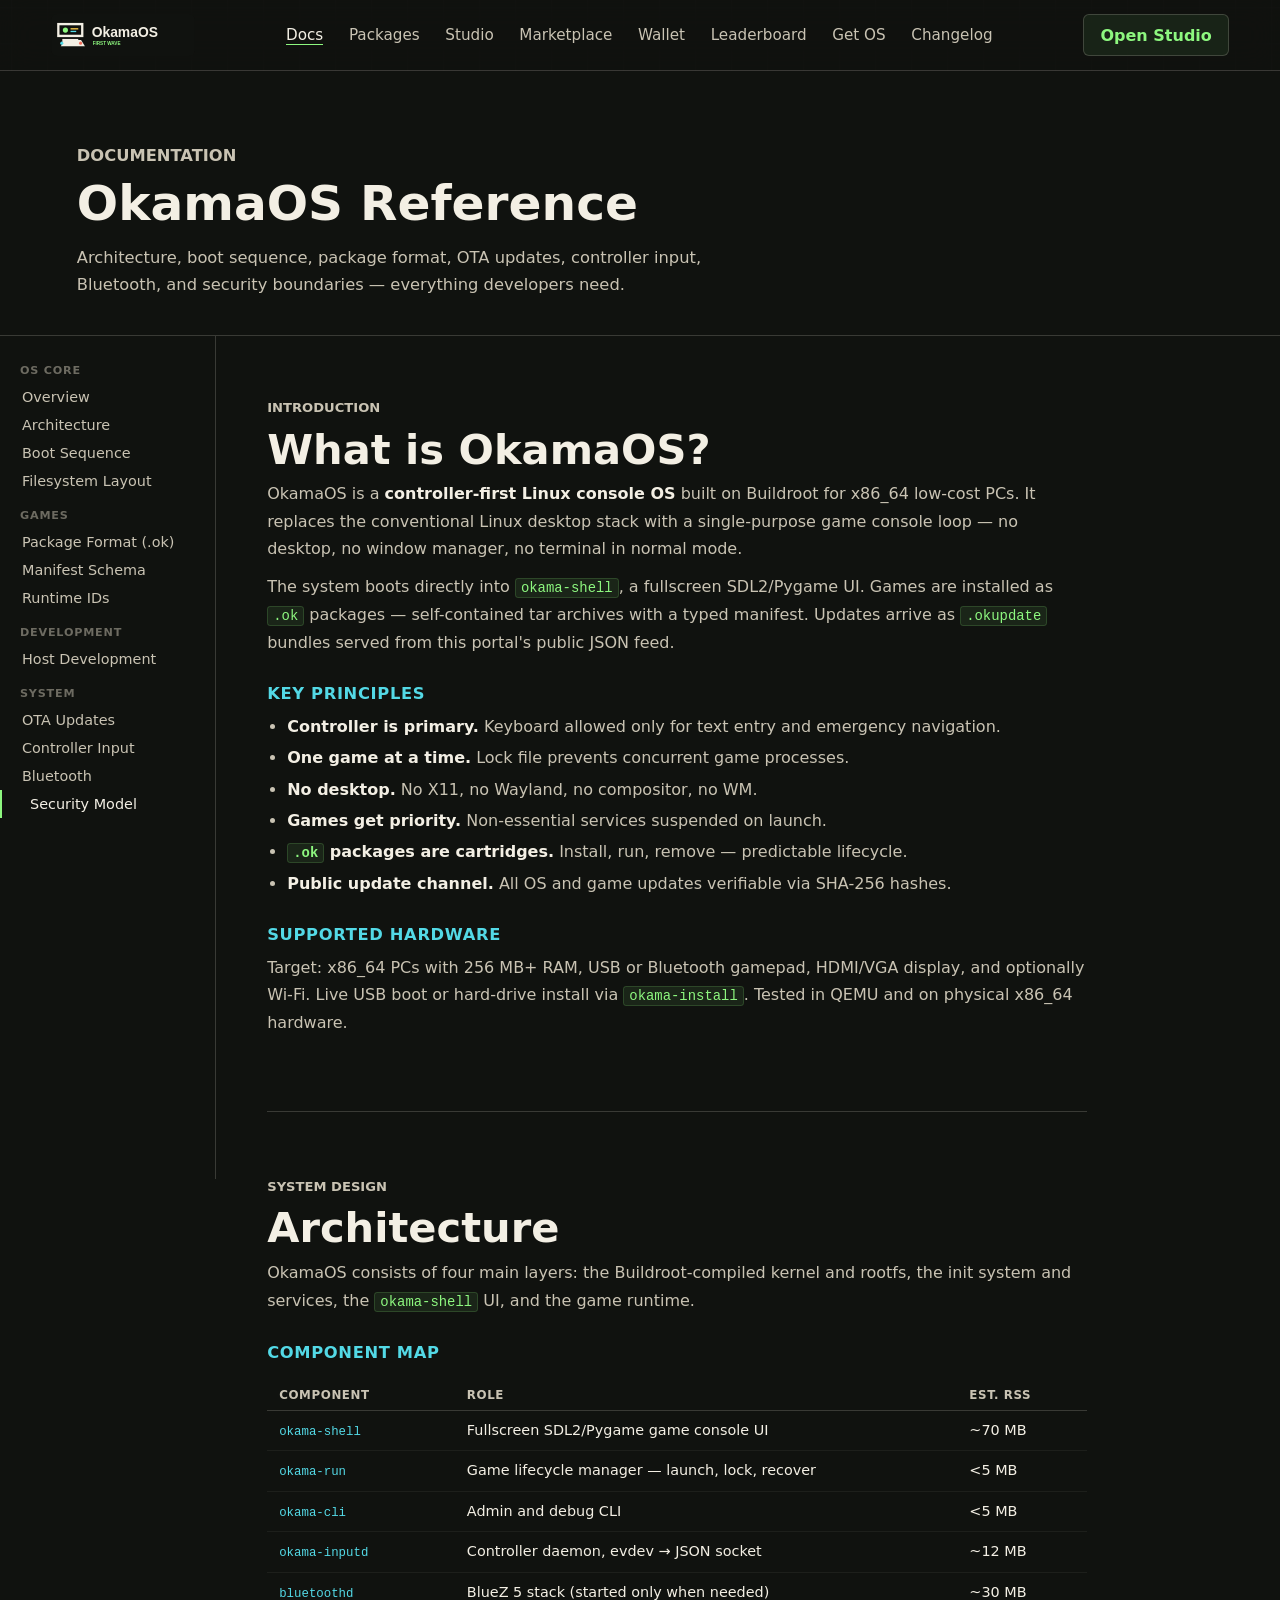
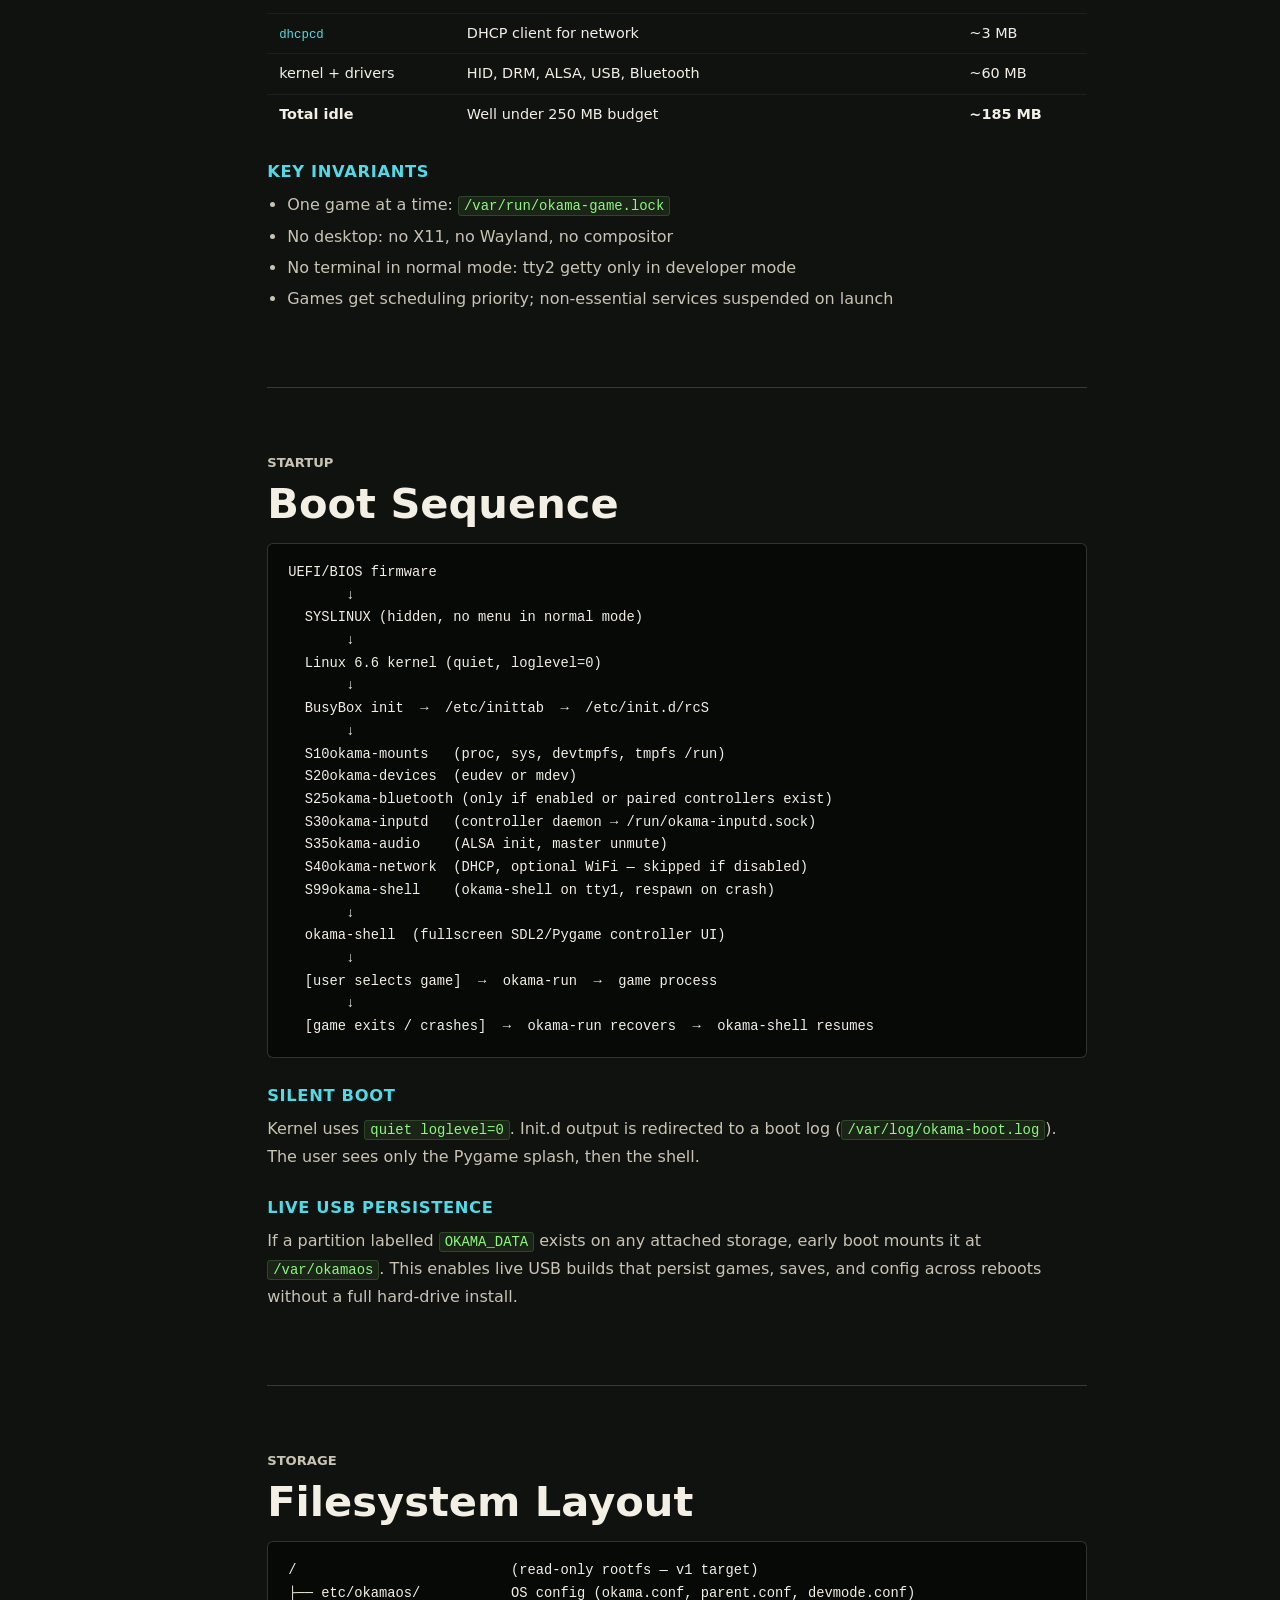
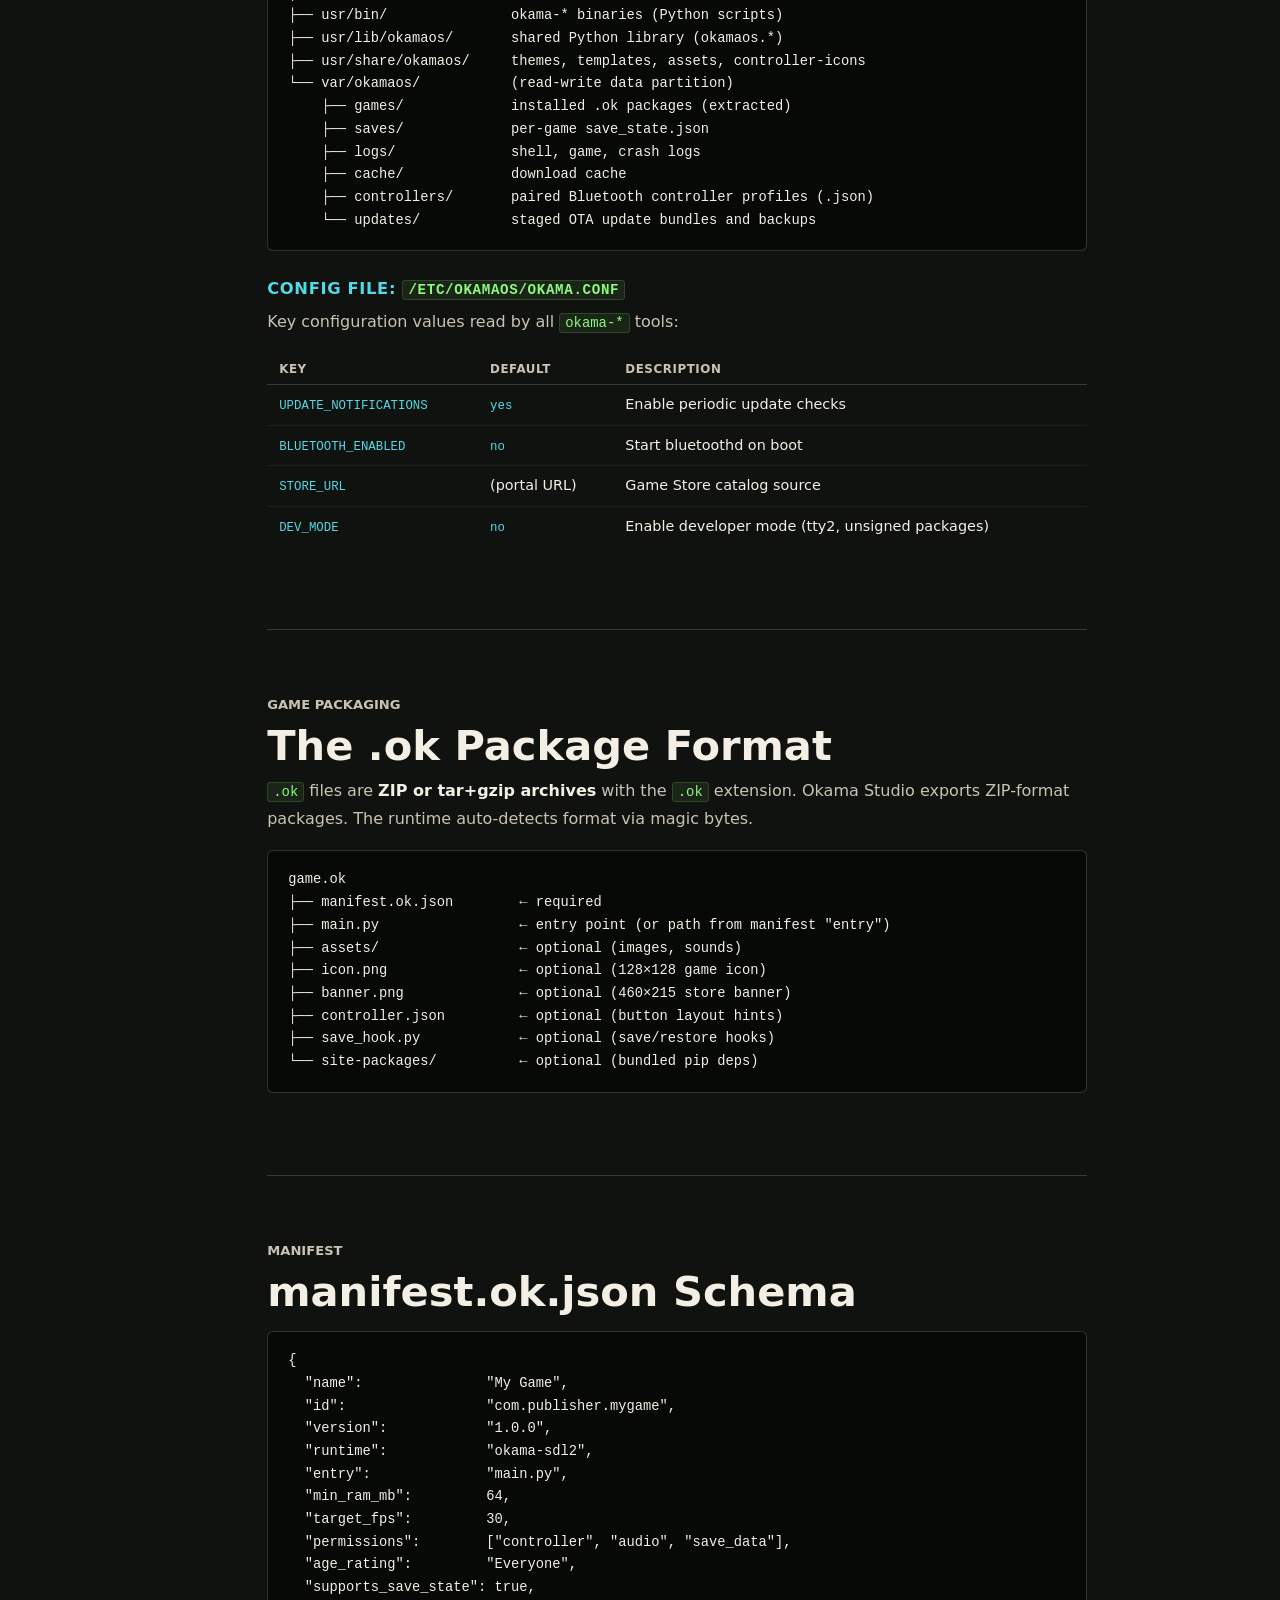
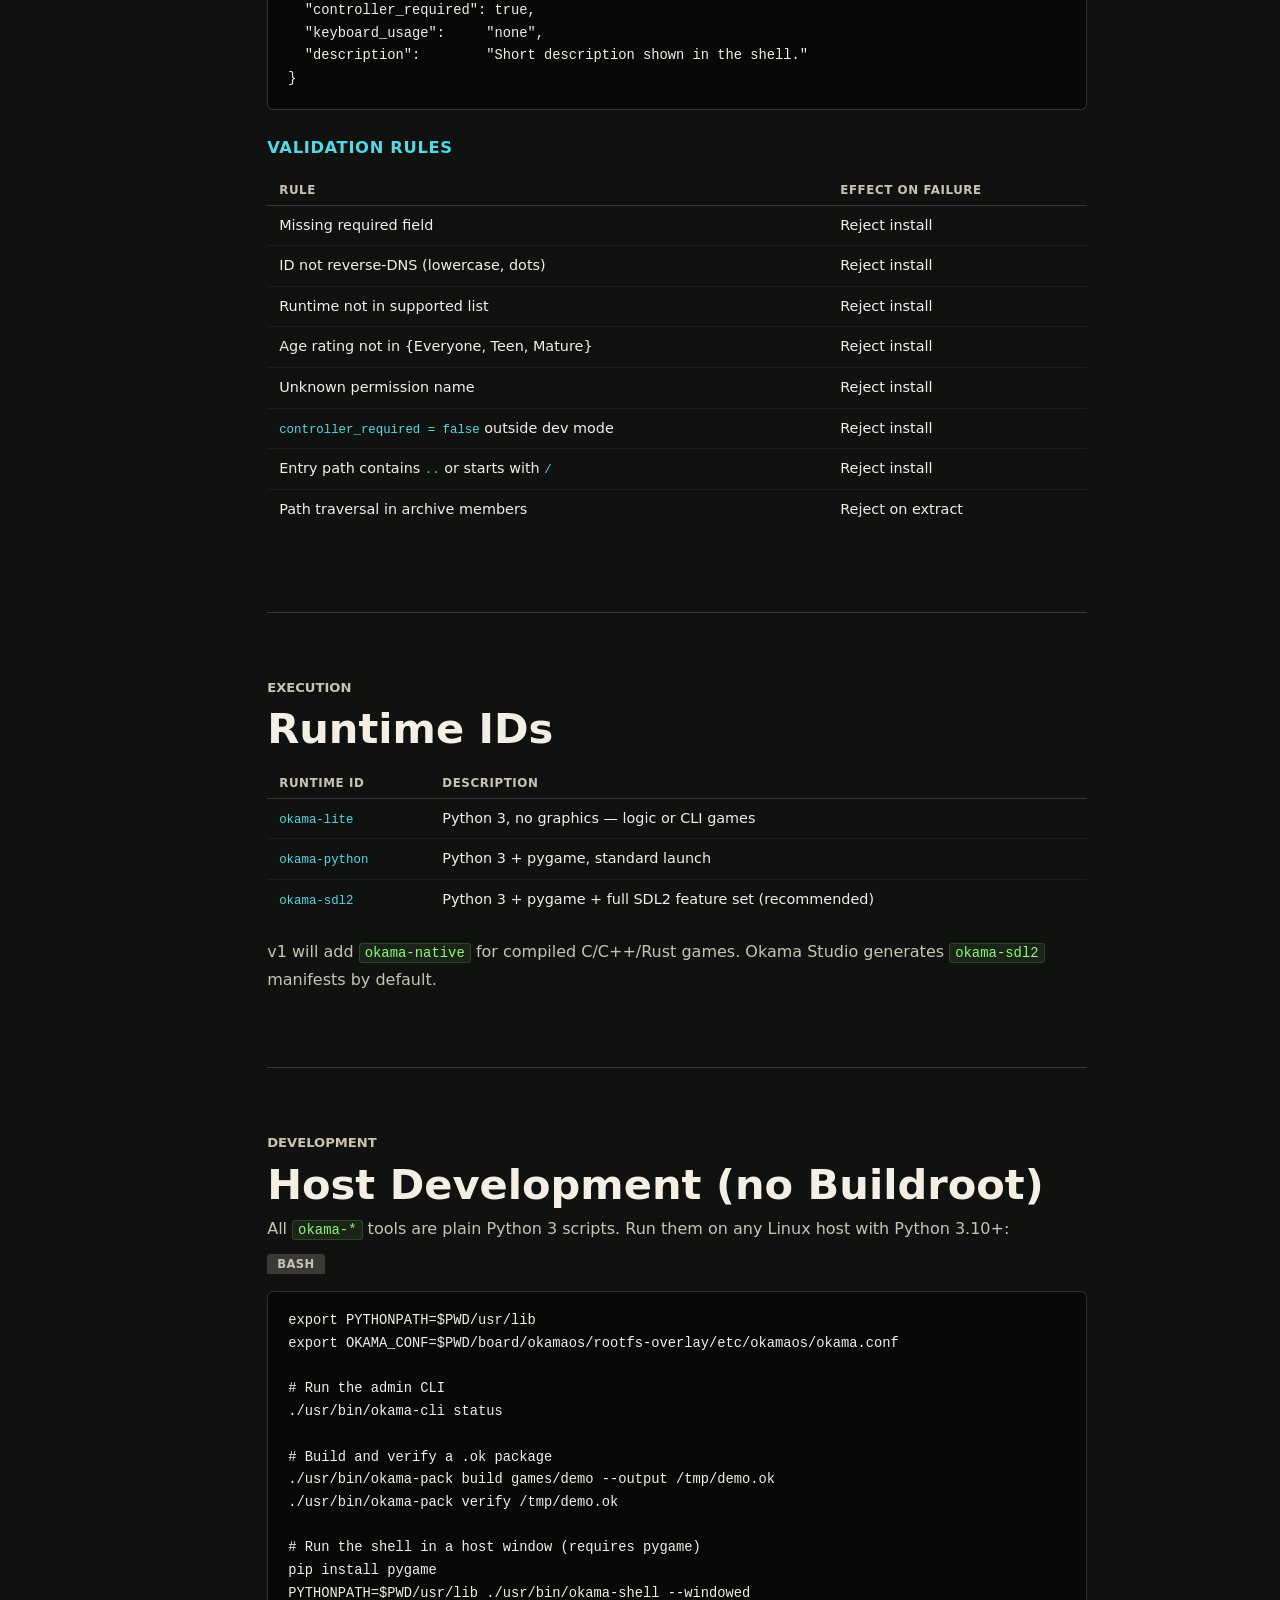
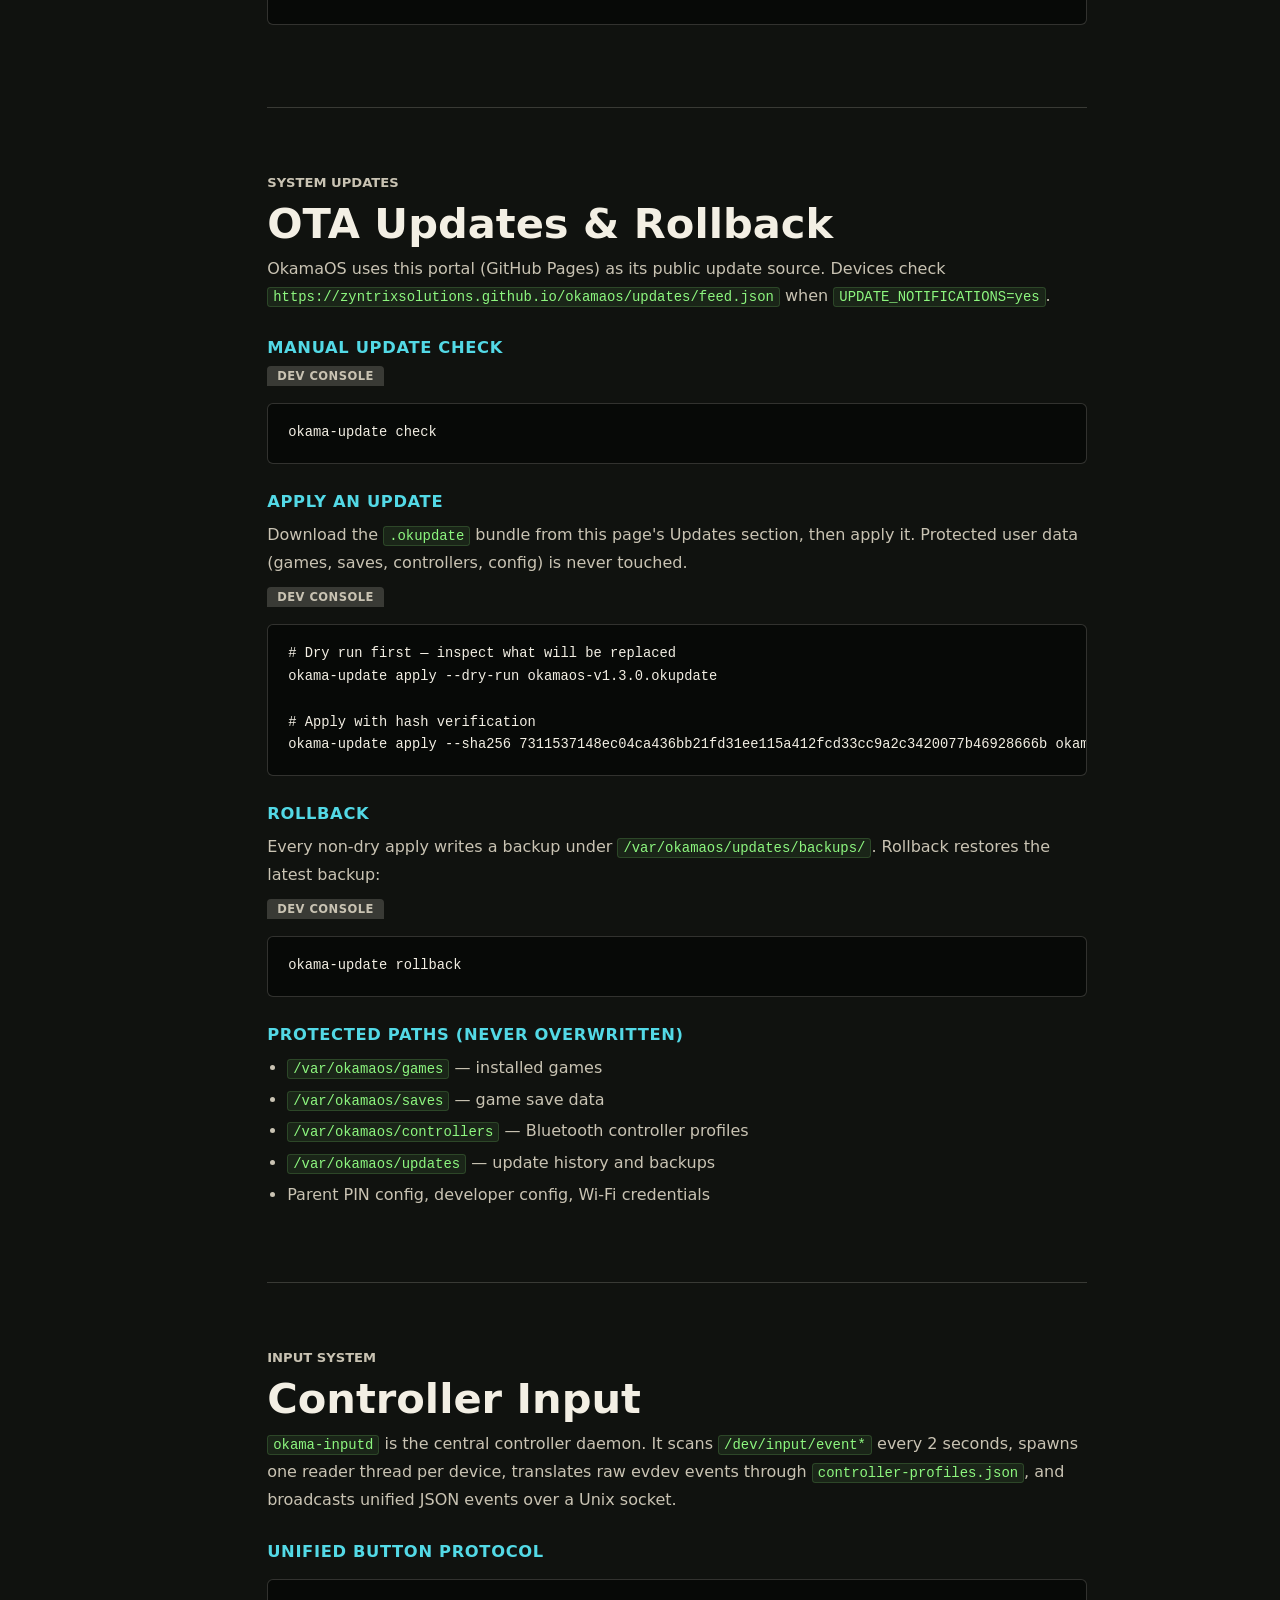
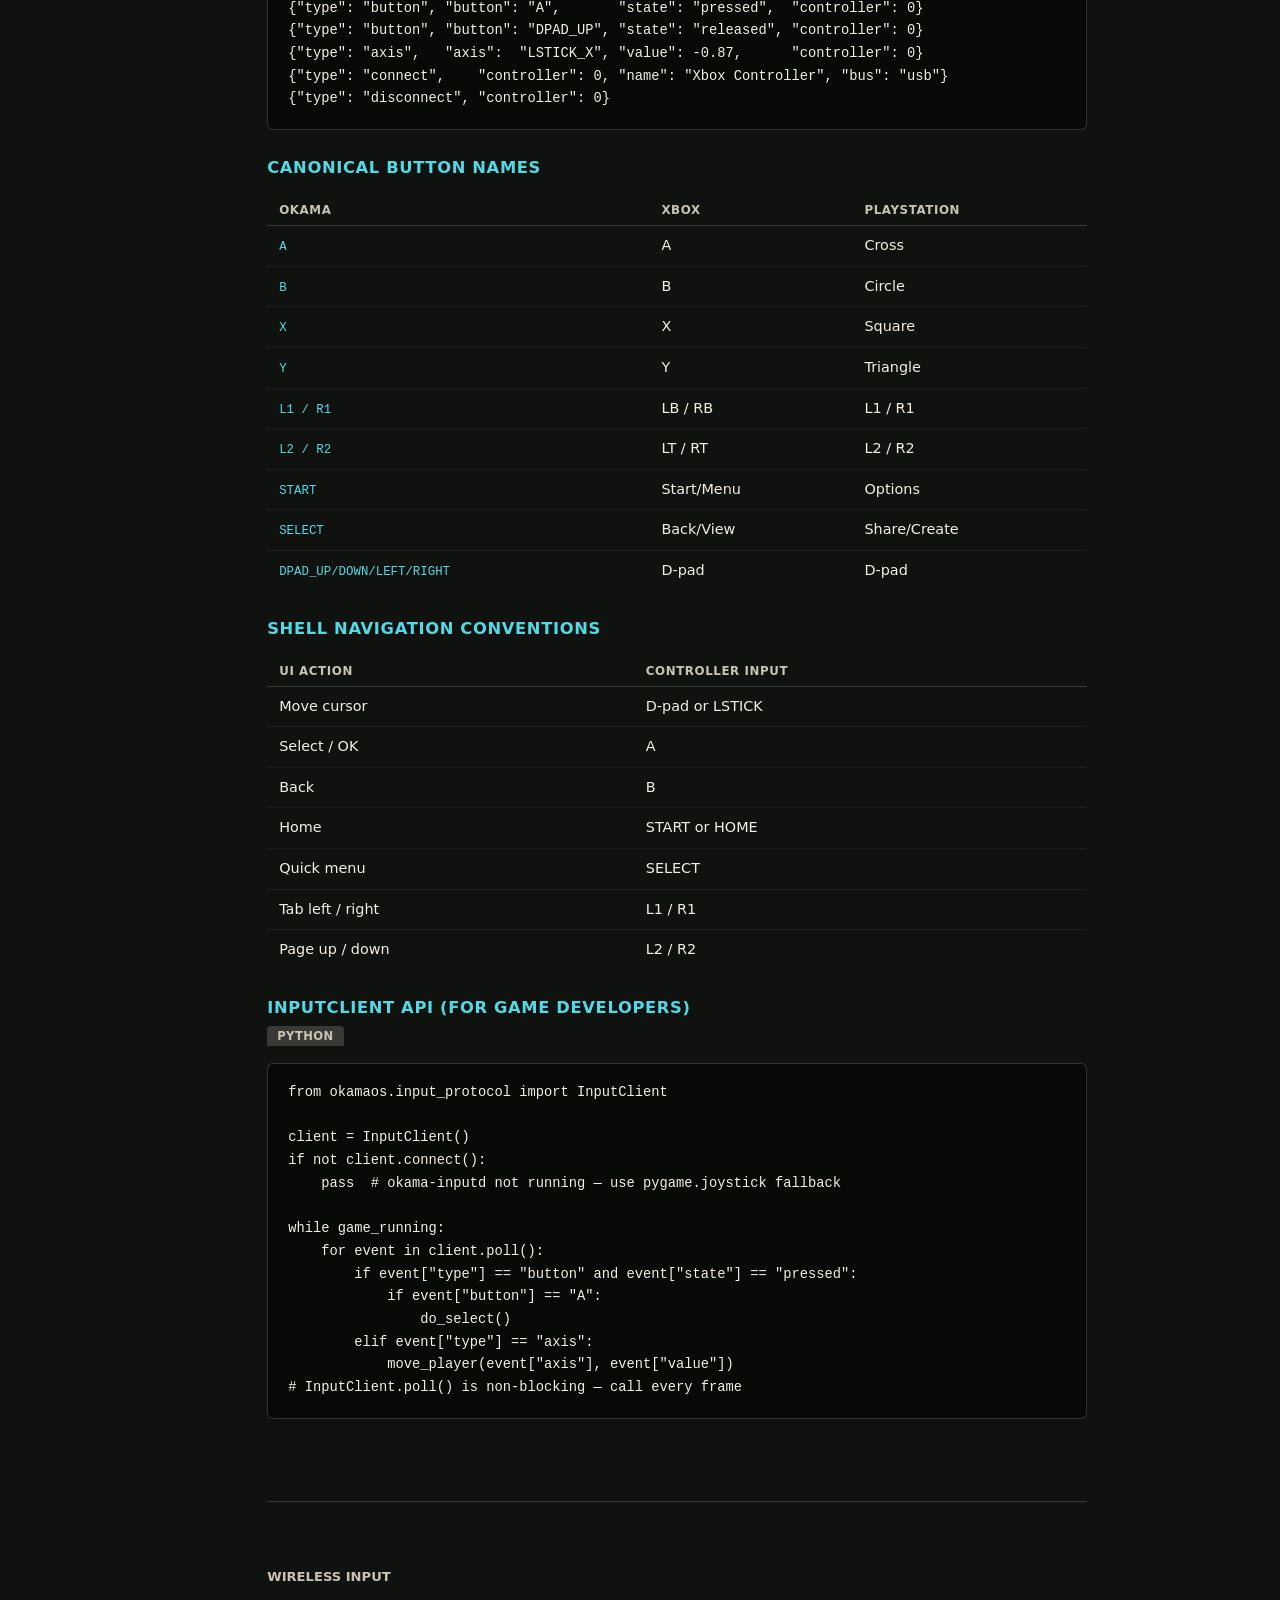
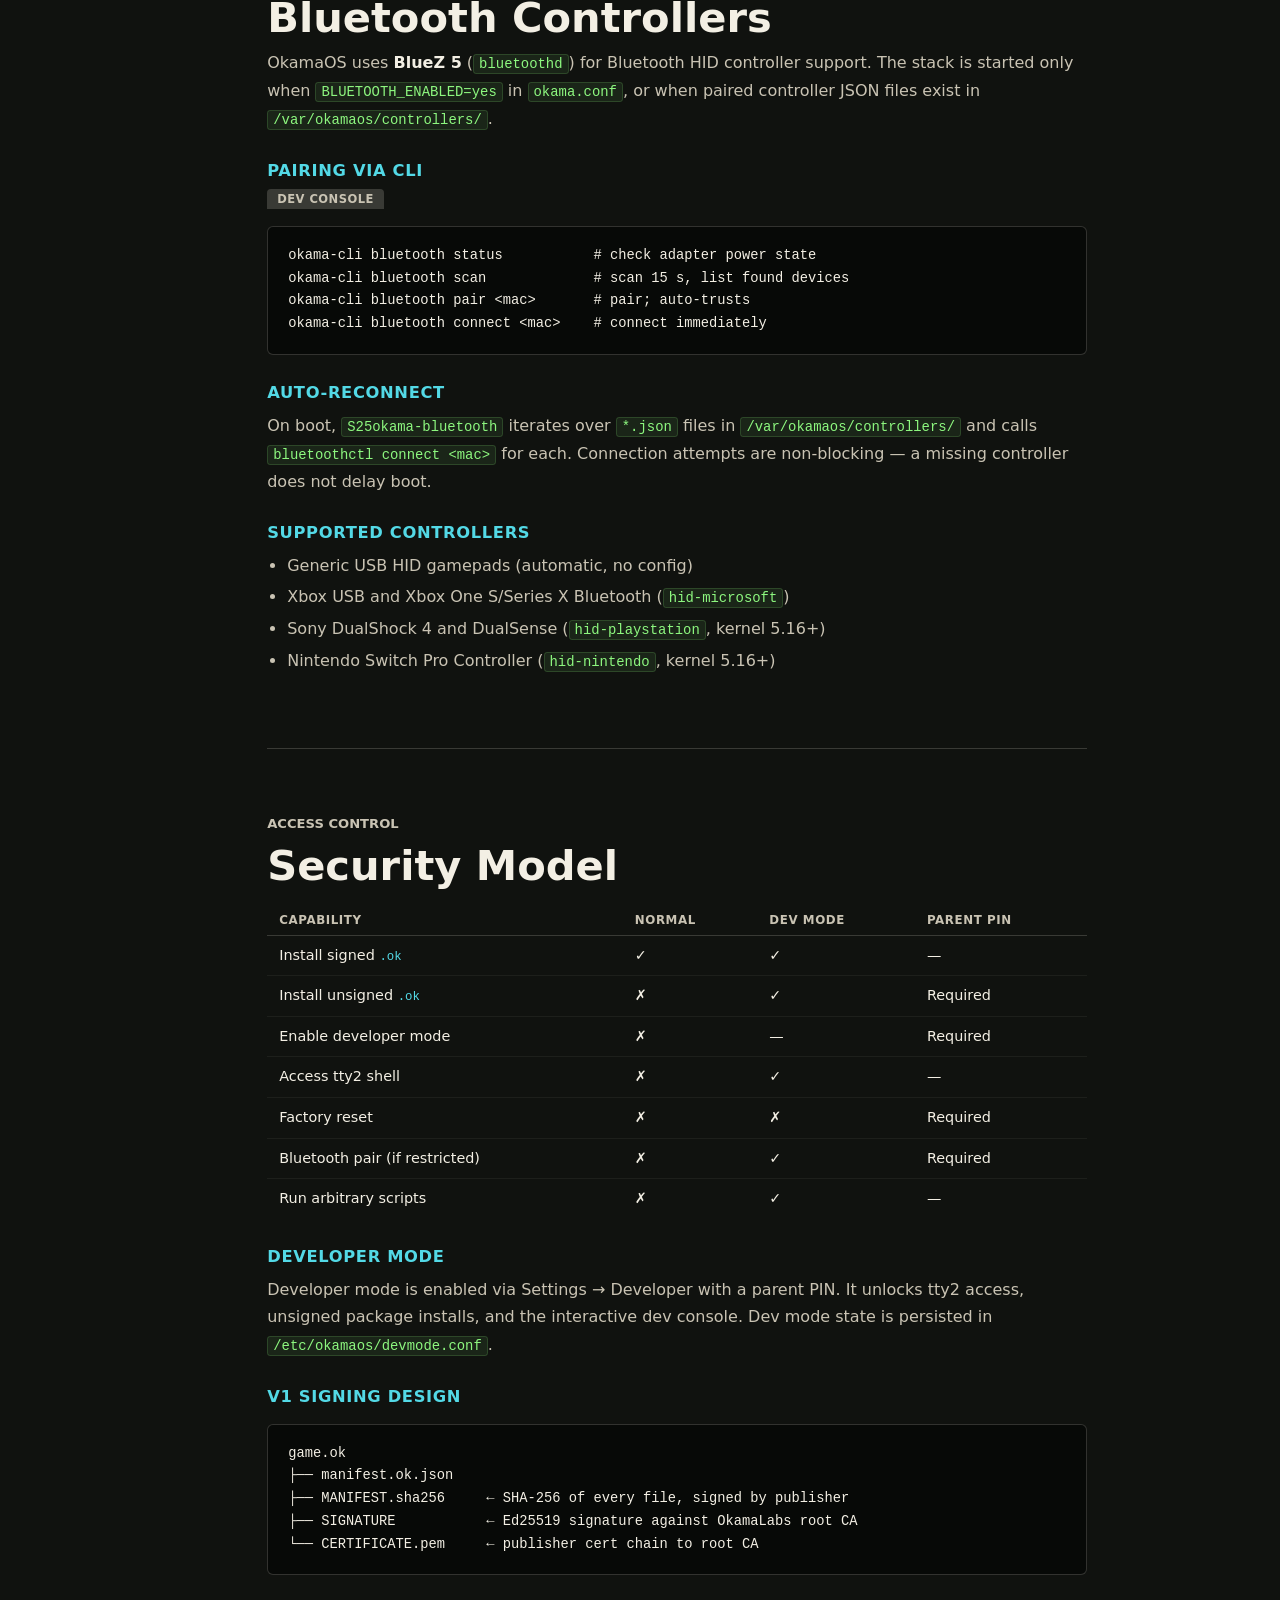
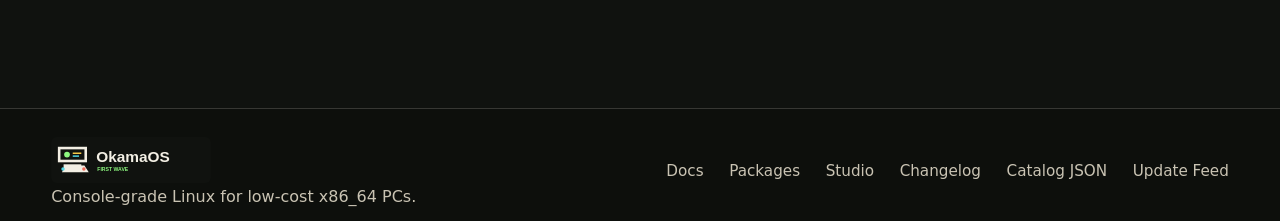
<file: docs.html>
<!doctype html>
<html lang="en">
  <head>
    <meta charset="utf-8">
    <meta name="viewport" content="width=device-width, initial-scale=1">
    <meta name="theme-color" content="#10120f">
    <meta name="description"
      content="OkamaOS documentation — architecture, .ok package format, OTA updates, controller input, Bluetooth, and security model for the controller-first Linux gaming OS.">
    <meta name="robots" content="index, follow">
    <meta property="og:type" content="website">
    <meta property="og:url" content="https://zyntrixsolutions.github.io/okamaos/docs.html">
    <meta property="og:title" content="OkamaOS Documentation">
    <meta property="og:description" content="Architecture, .ok package format, OTA updates, controller input, Bluetooth, and security model for OkamaOS.">
    <meta property="og:image" content="https://zyntrixsolutions.github.io/okamaos/assets/okama-mark.svg">
    <meta name="twitter:card" content="summary_large_image">
    <meta name="twitter:title" content="OkamaOS Documentation">
    <meta name="twitter:description" content="Architecture, .ok package format, OTA updates, controller input, Bluetooth, and security model for OkamaOS.">
    <meta name="twitter:image" content="https://zyntrixsolutions.github.io/okamaos/assets/okama-mark.svg">
    <link rel="canonical" href="https://zyntrixsolutions.github.io/okamaos/docs.html">
    <title>OkamaOS | Documentation</title>
    <link rel="manifest" href="site.webmanifest">
    <link rel="icon" href="assets/okama-mark.svg" type="image/svg+xml">
    <link rel="stylesheet" href="styles.css">
  </head>
  <body class="inner-page">
    <canvas id="signalCanvas" aria-hidden="true"></canvas>
    <header class="site-header">
      <a class="brand" href="index.html" aria-label="OkamaOS home">
        <img src="assets/okama-logo.svg" width="144" height="42" alt="OkamaOS">
      </a>
      <nav id="primary-nav" aria-label="Primary navigation">
        <a href="docs.html" aria-current="page">Docs</a>
        <a href="packages.html">Packages</a>
        <a href="studio.html">Studio</a>
        <a href="marketplace.html">Marketplace</a>
        <a href="wallet.html">Wallet</a>
        <a href="leaderboard.html">Leaderboard</a>
        <a href="index.html#get-started">Get OS</a>
        <a href="changelog.html">Changelog</a>
      </nav>
      <a class="header-action" href="https://okamaos.zyntrix.solutions" target="_blank" rel="noopener">Open Studio</a>
      <button class="nav-toggle" aria-label="Toggle menu" aria-expanded="false" aria-controls="primary-nav">
        <span></span><span></span><span></span>
      </button>
    </header>

    <div class="page-hero">
      <p class="eyebrow">Documentation</p>
      <h1>OkamaOS Reference</h1>
      <p>Architecture, boot sequence, package format, OTA updates, controller input, Bluetooth, and security boundaries — everything developers need.</p>
    </div>

    <div class="docs-wrap">
      <aside class="docs-sidebar" aria-label="Documentation navigation">
        <nav class="docs-nav" aria-label="Docs sections">
          <span class="docs-nav-label">OS Core</span>
          <a href="#overview">Overview</a>
          <a href="#architecture">Architecture</a>
          <a href="#boot">Boot Sequence</a>
          <a href="#filesystem">Filesystem Layout</a>
          <span class="docs-nav-label">Games</span>
          <a href="#package-format">Package Format (.ok)</a>
          <a href="#manifest-schema">Manifest Schema</a>
          <a href="#runtimes">Runtime IDs</a>
          <span class="docs-nav-label">Development</span>
          <a href="#host-dev">Host Development</a>
          <span class="docs-nav-label">System</span>
          <a href="#ota-updates">OTA Updates</a>
          <a href="#controllers">Controller Input</a>
          <a href="#bluetooth">Bluetooth</a>
          <a href="#security">Security Model</a>
        </nav>
      </aside>

      <main class="docs-main">

        <!-- Overview -->
        <section class="doc-section" id="overview">
          <p class="eyebrow">Introduction</p>
          <h2>What is OkamaOS?</h2>
          <p>OkamaOS is a <strong>controller-first Linux console OS</strong> built on Buildroot for x86_64 low-cost PCs. It replaces the conventional Linux desktop stack with a single-purpose game console loop — no desktop, no window manager, no terminal in normal mode.</p>
          <p>The system boots directly into <code>okama-shell</code>, a fullscreen SDL2/Pygame UI. Games are installed as <code>.ok</code> packages — self-contained tar archives with a typed manifest. Updates arrive as <code>.okupdate</code> bundles served from this portal's public JSON feed.</p>
          <h3>Key Principles</h3>
          <ul>
            <li><strong>Controller is primary.</strong> Keyboard allowed only for text entry and emergency navigation.</li>
            <li><strong>One game at a time.</strong> Lock file prevents concurrent game processes.</li>
            <li><strong>No desktop.</strong> No X11, no Wayland, no compositor, no WM.</li>
            <li><strong>Games get priority.</strong> Non-essential services suspended on launch.</li>
            <li><strong><code>.ok</code> packages are cartridges.</strong> Install, run, remove — predictable lifecycle.</li>
            <li><strong>Public update channel.</strong> All OS and game updates verifiable via SHA-256 hashes.</li>
          </ul>
          <h3>Supported Hardware</h3>
          <p>Target: x86_64 PCs with 256 MB+ RAM, USB or Bluetooth gamepad, HDMI/VGA display, and optionally Wi-Fi. Live USB boot or hard-drive install via <code>okama-install</code>. Tested in QEMU and on physical x86_64 hardware.</p>
        </section>

        <!-- Architecture -->
        <section class="doc-section" id="architecture">
          <p class="eyebrow">System Design</p>
          <h2>Architecture</h2>
          <p>OkamaOS consists of four main layers: the Buildroot-compiled kernel and rootfs, the init system and services, the <code>okama-shell</code> UI, and the game runtime.</p>
          <h3>Component Map</h3>
          <table class="doc-table">
            <thead><tr><th>Component</th><th>Role</th><th>Est. RSS</th></tr></thead>
            <tbody>
              <tr><td><code>okama-shell</code></td><td>Fullscreen SDL2/Pygame game console UI</td><td>~70 MB</td></tr>
              <tr><td><code>okama-run</code></td><td>Game lifecycle manager — launch, lock, recover</td><td>&lt;5 MB</td></tr>
              <tr><td><code>okama-cli</code></td><td>Admin and debug CLI</td><td>&lt;5 MB</td></tr>
              <tr><td><code>okama-inputd</code></td><td>Controller daemon, evdev &rarr; JSON socket</td><td>~12 MB</td></tr>
              <tr><td><code>bluetoothd</code></td><td>BlueZ 5 stack (started only when needed)</td><td>~30 MB</td></tr>
              <tr><td><code>dhcpcd</code></td><td>DHCP client for network</td><td>~3 MB</td></tr>
              <tr><td>kernel + drivers</td><td>HID, DRM, ALSA, USB, Bluetooth</td><td>~60 MB</td></tr>
              <tr><td><strong>Total idle</strong></td><td>Well under 250 MB budget</td><td><strong>~185 MB</strong></td></tr>
            </tbody>
          </table>
          <h3>Key Invariants</h3>
          <ul>
            <li>One game at a time: <code>/var/run/okama-game.lock</code></li>
            <li>No desktop: no X11, no Wayland, no compositor</li>
            <li>No terminal in normal mode: tty2 getty only in developer mode</li>
            <li>Games get scheduling priority; non-essential services suspended on launch</li>
          </ul>
        </section>

        <!-- Boot Sequence -->
        <section class="doc-section" id="boot">
          <p class="eyebrow">Startup</p>
          <h2>Boot Sequence</h2>
          <pre class="code-block">UEFI/BIOS firmware
       ↓
  SYSLINUX (hidden, no menu in normal mode)
       ↓
  Linux 6.6 kernel (quiet, loglevel=0)
       ↓
  BusyBox init  →  /etc/inittab  →  /etc/init.d/rcS
       ↓
  S10okama-mounts   (proc, sys, devtmpfs, tmpfs /run)
  S20okama-devices  (eudev or mdev)
  S25okama-bluetooth (only if enabled or paired controllers exist)
  S30okama-inputd   (controller daemon → /run/okama-inputd.sock)
  S35okama-audio    (ALSA init, master unmute)
  S40okama-network  (DHCP, optional WiFi — skipped if disabled)
  S99okama-shell    (okama-shell on tty1, respawn on crash)
       ↓
  okama-shell  (fullscreen SDL2/Pygame controller UI)
       ↓
  [user selects game]  →  okama-run  →  game process
       ↓
  [game exits / crashes]  →  okama-run recovers  →  okama-shell resumes</pre>
          <h3>Silent Boot</h3>
          <p>Kernel uses <code>quiet loglevel=0</code>. Init.d output is redirected to a boot log (<code>/var/log/okama-boot.log</code>). The user sees only the Pygame splash, then the shell.</p>
          <h3>Live USB Persistence</h3>
          <p>If a partition labelled <code>OKAMA_DATA</code> exists on any attached storage, early boot mounts it at <code>/var/okamaos</code>. This enables live USB builds that persist games, saves, and config across reboots without a full hard-drive install.</p>
        </section>

        <!-- Filesystem -->
        <section class="doc-section" id="filesystem">
          <p class="eyebrow">Storage</p>
          <h2>Filesystem Layout</h2>
          <pre class="code-block">/                          (read-only rootfs — v1 target)
├── etc/okamaos/           OS config (okama.conf, parent.conf, devmode.conf)
├── usr/bin/               okama-* binaries (Python scripts)
├── usr/lib/okamaos/       shared Python library (okamaos.*)
├── usr/share/okamaos/     themes, templates, assets, controller-icons
└── var/okamaos/           (read-write data partition)
    ├── games/             installed .ok packages (extracted)
    ├── saves/             per-game save_state.json
    ├── logs/              shell, game, crash logs
    ├── cache/             download cache
    ├── controllers/       paired Bluetooth controller profiles (.json)
    └── updates/           staged OTA update bundles and backups</pre>
          <h3>Config File: <code>/etc/okamaos/okama.conf</code></h3>
          <p>Key configuration values read by all <code>okama-*</code> tools:</p>
          <table class="doc-table">
            <thead><tr><th>Key</th><th>Default</th><th>Description</th></tr></thead>
            <tbody>
              <tr><td><code>UPDATE_NOTIFICATIONS</code></td><td><code>yes</code></td><td>Enable periodic update checks</td></tr>
              <tr><td><code>BLUETOOTH_ENABLED</code></td><td><code>no</code></td><td>Start bluetoothd on boot</td></tr>
              <tr><td><code>STORE_URL</code></td><td>(portal URL)</td><td>Game Store catalog source</td></tr>
              <tr><td><code>DEV_MODE</code></td><td><code>no</code></td><td>Enable developer mode (tty2, unsigned packages)</td></tr>
            </tbody>
          </table>
        </section>

        <!-- Package Format -->
        <section class="doc-section" id="package-format">
          <p class="eyebrow">Game Packaging</p>
          <h2>The .ok Package Format</h2>
          <p><code>.ok</code> files are <strong>ZIP or tar+gzip archives</strong> with the <code>.ok</code> extension. Okama Studio exports ZIP-format packages. The runtime auto-detects format via magic bytes.</p>
          <pre class="code-block">game.ok
├── manifest.ok.json        ← required
├── main.py                 ← entry point (or path from manifest "entry")
├── assets/                 ← optional (images, sounds)
├── icon.png                ← optional (128×128 game icon)
├── banner.png              ← optional (460×215 store banner)
├── controller.json         ← optional (button layout hints)
├── save_hook.py            ← optional (save/restore hooks)
└── site-packages/          ← optional (bundled pip deps)</pre>
        </section>

        <!-- Manifest Schema -->
        <section class="doc-section" id="manifest-schema">
          <p class="eyebrow">Manifest</p>
          <h2>manifest.ok.json Schema</h2>
          <pre class="code-block">{
  "name":               "My Game",
  "id":                 "com.publisher.mygame",
  "version":            "1.0.0",
  "runtime":            "okama-sdl2",
  "entry":              "main.py",
  "min_ram_mb":         64,
  "target_fps":         30,
  "permissions":        ["controller", "audio", "save_data"],
  "age_rating":         "Everyone",
  "supports_save_state": true,
  "controller_required": true,
  "keyboard_usage":     "none",
  "description":        "Short description shown in the shell."
}</pre>
          <h3>Validation Rules</h3>
          <table class="doc-table">
            <thead><tr><th>Rule</th><th>Effect on failure</th></tr></thead>
            <tbody>
              <tr><td>Missing required field</td><td>Reject install</td></tr>
              <tr><td>ID not reverse-DNS (lowercase, dots)</td><td>Reject install</td></tr>
              <tr><td>Runtime not in supported list</td><td>Reject install</td></tr>
              <tr><td>Age rating not in {Everyone, Teen, Mature}</td><td>Reject install</td></tr>
              <tr><td>Unknown permission name</td><td>Reject install</td></tr>
              <tr><td><code>controller_required = false</code> outside dev mode</td><td>Reject install</td></tr>
              <tr><td>Entry path contains <code>..</code> or starts with <code>/</code></td><td>Reject install</td></tr>
              <tr><td>Path traversal in archive members</td><td>Reject on extract</td></tr>
            </tbody>
          </table>
        </section>

        <!-- Runtimes -->
        <section class="doc-section" id="runtimes">
          <p class="eyebrow">Execution</p>
          <h2>Runtime IDs</h2>
          <table class="doc-table">
            <thead><tr><th>Runtime ID</th><th>Description</th></tr></thead>
            <tbody>
              <tr><td><code>okama-lite</code></td><td>Python 3, no graphics — logic or CLI games</td></tr>
              <tr><td><code>okama-python</code></td><td>Python 3 + pygame, standard launch</td></tr>
              <tr><td><code>okama-sdl2</code></td><td>Python 3 + pygame + full SDL2 feature set (recommended)</td></tr>
            </tbody>
          </table>
          <p>v1 will add <code>okama-native</code> for compiled C/C++/Rust games. Okama Studio generates <code>okama-sdl2</code> manifests by default.</p>
        </section>


        <!-- Host Development -->
        <section class="doc-section" id="host-dev">
          <p class="eyebrow">Development</p>
          <h2>Host Development (no Buildroot)</h2>
          <p>All <code>okama-*</code> tools are plain Python 3 scripts. Run them on any Linux host with Python 3.10+:</p>
          <span class="code-label">bash</span>
          <pre class="code-block">export PYTHONPATH=$PWD/usr/lib
export OKAMA_CONF=$PWD/board/okamaos/rootfs-overlay/etc/okamaos/okama.conf

# Run the admin CLI
./usr/bin/okama-cli status

# Build and verify a .ok package
./usr/bin/okama-pack build games/demo --output /tmp/demo.ok
./usr/bin/okama-pack verify /tmp/demo.ok

# Run the shell in a host window (requires pygame)
pip install pygame
PYTHONPATH=$PWD/usr/lib ./usr/bin/okama-shell --windowed</pre>
        </section>


        <!-- OTA Updates -->
        <section class="doc-section" id="ota-updates">
          <p class="eyebrow">System Updates</p>
          <h2>OTA Updates &amp; Rollback</h2>
          <p>OkamaOS uses this portal (GitHub Pages) as its public update source. Devices check <code>https://zyntrixsolutions.github.io/okamaos/updates/feed.json</code> when <code>UPDATE_NOTIFICATIONS=yes</code>.</p>
          <h3>Manual Update Check</h3>
          <span class="code-label">dev console</span>
          <pre class="code-block">okama-update check</pre>
          <h3>Apply an Update</h3>
          <p>Download the <code>.okupdate</code> bundle from this page's Updates section, then apply it. Protected user data (games, saves, controllers, config) is never touched.</p>
          <span class="code-label">dev console</span>
          <pre class="code-block"># Dry run first — inspect what will be replaced
okama-update apply --dry-run okamaos-v1.3.0.okupdate

# Apply with hash verification
okama-update apply --sha256 7311537148ec04ca436bb21fd31ee115a412fcd33cc9a2c3420077b46928666b okamaos-v1.3.0.okupdate</pre>
          <h3>Rollback</h3>
          <p>Every non-dry apply writes a backup under <code>/var/okamaos/updates/backups/</code>. Rollback restores the latest backup:</p>
          <span class="code-label">dev console</span>
          <pre class="code-block">okama-update rollback</pre>
          <h3>Protected Paths (never overwritten)</h3>
          <ul>
            <li><code>/var/okamaos/games</code> — installed games</li>
            <li><code>/var/okamaos/saves</code> — game save data</li>
            <li><code>/var/okamaos/controllers</code> — Bluetooth controller profiles</li>
            <li><code>/var/okamaos/updates</code> — update history and backups</li>
            <li>Parent PIN config, developer config, Wi-Fi credentials</li>
          </ul>
        </section>

        <!-- Controllers -->
        <section class="doc-section" id="controllers">
          <p class="eyebrow">Input System</p>
          <h2>Controller Input</h2>
          <p><code>okama-inputd</code> is the central controller daemon. It scans <code>/dev/input/event*</code> every 2 seconds, spawns one reader thread per device, translates raw evdev events through <code>controller-profiles.json</code>, and broadcasts unified JSON events over a Unix socket.</p>
          <h3>Unified Button Protocol</h3>
          <pre class="code-block">{"type": "button", "button": "A",       "state": "pressed",  "controller": 0}
{"type": "button", "button": "DPAD_UP", "state": "released", "controller": 0}
{"type": "axis",   "axis":  "LSTICK_X", "value": -0.87,      "controller": 0}
{"type": "connect",    "controller": 0, "name": "Xbox Controller", "bus": "usb"}
{"type": "disconnect", "controller": 0}</pre>
          <h3>Canonical Button Names</h3>
          <table class="doc-table">
            <thead><tr><th>Okama</th><th>Xbox</th><th>PlayStation</th></tr></thead>
            <tbody>
              <tr><td><code>A</code></td><td>A</td><td>Cross</td></tr>
              <tr><td><code>B</code></td><td>B</td><td>Circle</td></tr>
              <tr><td><code>X</code></td><td>X</td><td>Square</td></tr>
              <tr><td><code>Y</code></td><td>Y</td><td>Triangle</td></tr>
              <tr><td><code>L1 / R1</code></td><td>LB / RB</td><td>L1 / R1</td></tr>
              <tr><td><code>L2 / R2</code></td><td>LT / RT</td><td>L2 / R2</td></tr>
              <tr><td><code>START</code></td><td>Start/Menu</td><td>Options</td></tr>
              <tr><td><code>SELECT</code></td><td>Back/View</td><td>Share/Create</td></tr>
              <tr><td><code>DPAD_UP/DOWN/LEFT/RIGHT</code></td><td>D-pad</td><td>D-pad</td></tr>
            </tbody>
          </table>
          <h3>Shell Navigation Conventions</h3>
          <table class="doc-table">
            <thead><tr><th>UI Action</th><th>Controller Input</th></tr></thead>
            <tbody>
              <tr><td>Move cursor</td><td>D-pad or LSTICK</td></tr>
              <tr><td>Select / OK</td><td>A</td></tr>
              <tr><td>Back</td><td>B</td></tr>
              <tr><td>Home</td><td>START or HOME</td></tr>
              <tr><td>Quick menu</td><td>SELECT</td></tr>
              <tr><td>Tab left / right</td><td>L1 / R1</td></tr>
              <tr><td>Page up / down</td><td>L2 / R2</td></tr>
            </tbody>
          </table>
          <h3>InputClient API (for game developers)</h3>
          <span class="code-label">python</span>
          <pre class="code-block">from okamaos.input_protocol import InputClient

client = InputClient()
if not client.connect():
    pass  # okama-inputd not running — use pygame.joystick fallback

while game_running:
    for event in client.poll():
        if event["type"] == "button" and event["state"] == "pressed":
            if event["button"] == "A":
                do_select()
        elif event["type"] == "axis":
            move_player(event["axis"], event["value"])
# InputClient.poll() is non-blocking — call every frame</pre>
        </section>

        <!-- Bluetooth -->
        <section class="doc-section" id="bluetooth">
          <p class="eyebrow">Wireless Input</p>
          <h2>Bluetooth Controllers</h2>
          <p>OkamaOS uses <strong>BlueZ 5</strong> (<code>bluetoothd</code>) for Bluetooth HID controller support. The stack is started only when <code>BLUETOOTH_ENABLED=yes</code> in <code>okama.conf</code>, or when paired controller JSON files exist in <code>/var/okamaos/controllers/</code>.</p>
          <h3>Pairing via CLI</h3>
          <span class="code-label">dev console</span>
          <pre class="code-block">okama-cli bluetooth status           # check adapter power state
okama-cli bluetooth scan             # scan 15 s, list found devices
okama-cli bluetooth pair &lt;mac&gt;       # pair; auto-trusts
okama-cli bluetooth connect &lt;mac&gt;    # connect immediately</pre>
          <h3>Auto-Reconnect</h3>
          <p>On boot, <code>S25okama-bluetooth</code> iterates over <code>*.json</code> files in <code>/var/okamaos/controllers/</code> and calls <code>bluetoothctl connect &lt;mac&gt;</code> for each. Connection attempts are non-blocking — a missing controller does not delay boot.</p>
          <h3>Supported Controllers</h3>
          <ul>
            <li>Generic USB HID gamepads (automatic, no config)</li>
            <li>Xbox USB and Xbox One S/Series X Bluetooth (<code>hid-microsoft</code>)</li>
            <li>Sony DualShock 4 and DualSense (<code>hid-playstation</code>, kernel 5.16+)</li>
            <li>Nintendo Switch Pro Controller (<code>hid-nintendo</code>, kernel 5.16+)</li>
          </ul>
        </section>

        <!-- Security -->
        <section class="doc-section" id="security">
          <p class="eyebrow">Access Control</p>
          <h2>Security Model</h2>
          <table class="doc-table">
            <thead><tr><th>Capability</th><th>Normal</th><th>Dev Mode</th><th>Parent PIN</th></tr></thead>
            <tbody>
              <tr><td>Install signed <code>.ok</code></td><td>&#10003;</td><td>&#10003;</td><td>—</td></tr>
              <tr><td>Install unsigned <code>.ok</code></td><td>&#10007;</td><td>&#10003;</td><td>Required</td></tr>
              <tr><td>Enable developer mode</td><td>&#10007;</td><td>—</td><td>Required</td></tr>
              <tr><td>Access tty2 shell</td><td>&#10007;</td><td>&#10003;</td><td>—</td></tr>
              <tr><td>Factory reset</td><td>&#10007;</td><td>&#10007;</td><td>Required</td></tr>
              <tr><td>Bluetooth pair (if restricted)</td><td>&#10007;</td><td>&#10003;</td><td>Required</td></tr>
              <tr><td>Run arbitrary scripts</td><td>&#10007;</td><td>&#10003;</td><td>—</td></tr>
            </tbody>
          </table>
          <h3>Developer Mode</h3>
          <p>Developer mode is enabled via Settings &rarr; Developer with a parent PIN. It unlocks tty2 access, unsigned package installs, and the interactive dev console. Dev mode state is persisted in <code>/etc/okamaos/devmode.conf</code>.</p>
          <h3>v1 Signing Design</h3>
          <pre class="code-block">game.ok
├── manifest.ok.json
├── MANIFEST.sha256     ← SHA-256 of every file, signed by publisher
├── SIGNATURE           ← Ed25519 signature against OkamaLabs root CA
└── CERTIFICATE.pem     ← publisher cert chain to root CA</pre>
        </section>

      </main>
    </div>

    <footer class="site-footer">
      <div>
        <img class="footer-logo" src="assets/okama-logo.svg" width="160" height="46" alt="OkamaOS">
        <span>Console-grade Linux for low-cost x86_64 PCs.</span>
      </div>
      <nav aria-label="Footer navigation">
        <a href="docs.html">Docs</a>
        <a href="packages.html">Packages</a>
        <a href="studio.html">Studio</a>
        <a href="changelog.html">Changelog</a>
        <a href="catalog/apps.json">Catalog JSON</a>
        <a href="updates/feed.json">Update Feed</a>
      </nav>
    </footer>

    <script src="app.js"></script>
    <script>
      (function () {
        const navLinks = document.querySelectorAll(".docs-nav a");
        const sections = document.querySelectorAll(".doc-section");
        const obs = new IntersectionObserver(
          (entries) => {
            entries.forEach((e) => {
              if (e.isIntersecting) {
                navLinks.forEach((a) => a.classList.remove("active"));
                const active = document.querySelector(`.docs-nav a[href="#${e.target.id}"]`);
                if (active) active.classList.add("active");
              }
            });
          },
          { rootMargin: "-20% 0px -70% 0px" }
        );
        sections.forEach((s) => obs.observe(s));
      })();
    </script>
  </body>
</html>
</file>
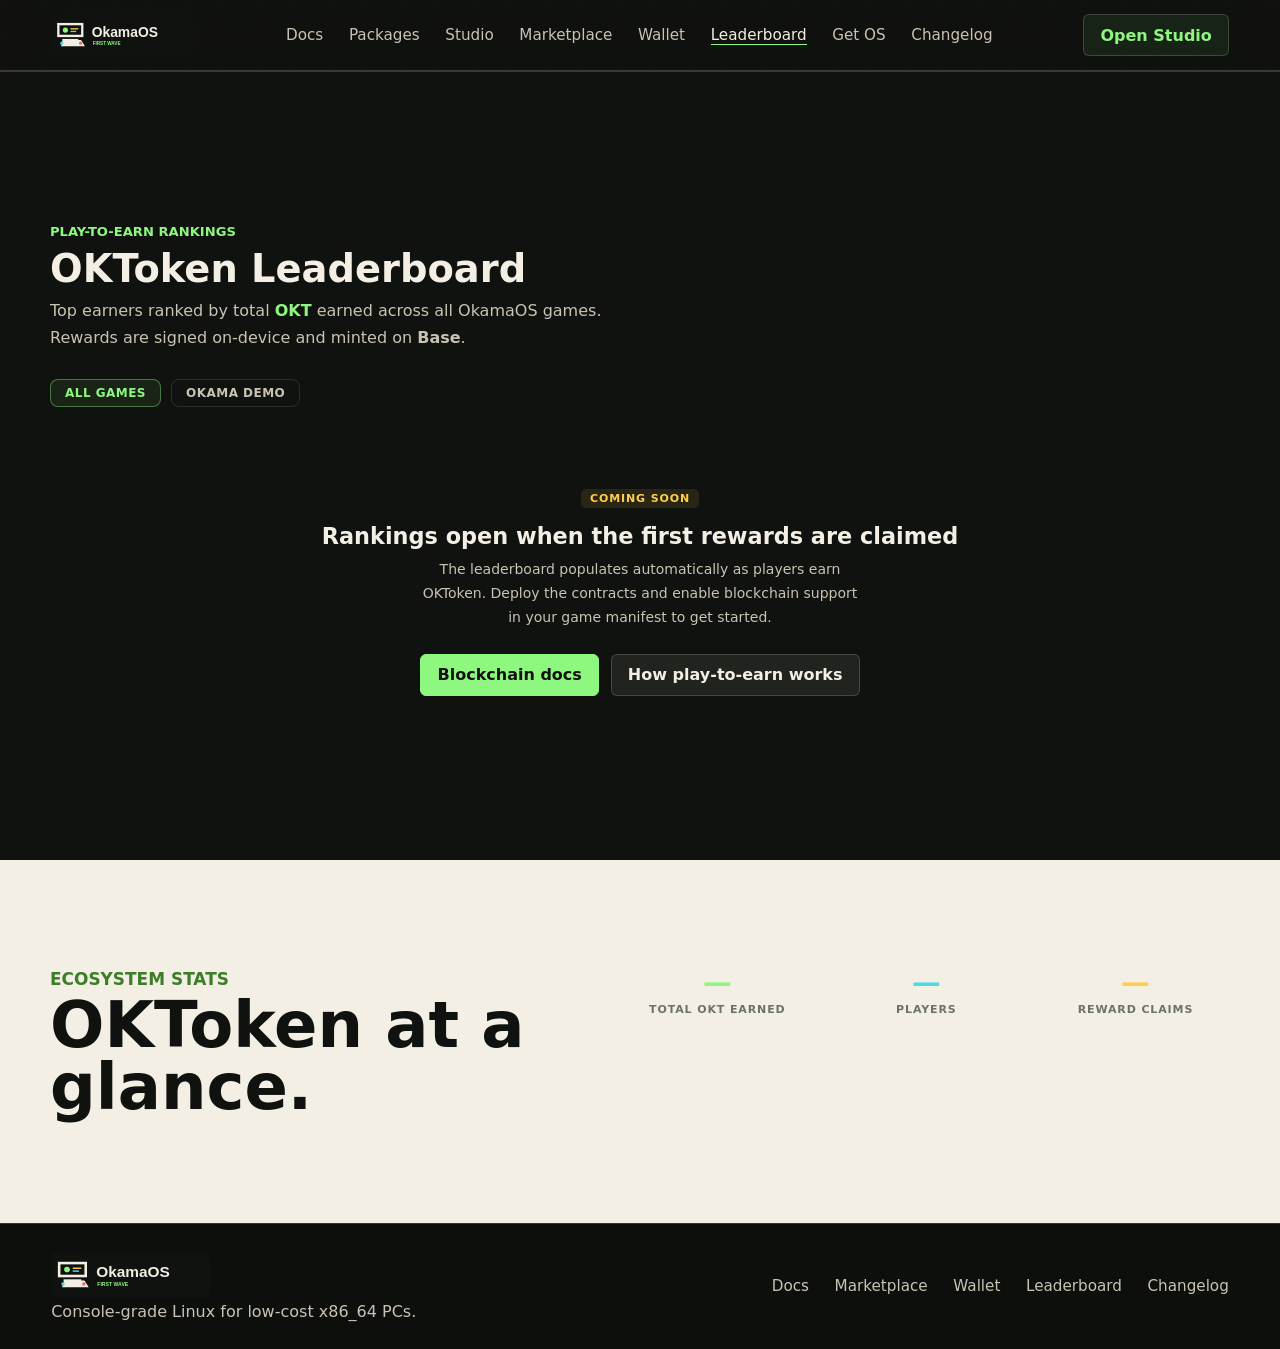
<file: leaderboard.html>
<!doctype html>
<html lang="en">
  <head>
    <meta charset="utf-8">
    <meta name="viewport" content="width=device-width, initial-scale=1">
    <meta name="theme-color" content="#10120f">
    <meta name="description" content="OkamaOS Leaderboard — top OKToken earners ranked across all OkamaOS games. Play to climb, earn on Base.">
    <meta name="robots" content="index, follow">
    <meta property="og:type" content="website">
    <meta property="og:url" content="https://zyntrixsolutions.github.io/okamaos/leaderboard.html">
    <meta property="og:title" content="OkamaOS Leaderboard — Top OKToken Earners">
    <meta property="og:description" content="See the top OKToken earners across all OkamaOS games. Play, earn, and claim your rank on Base.">
    <meta property="og:image" content="https://zyntrixsolutions.github.io/okamaos/assets/okama-mark.svg">
    <meta name="twitter:card" content="summary_large_image">
    <meta name="twitter:title" content="OkamaOS Leaderboard — Top OKToken Earners">
    <meta name="twitter:description" content="Top OKToken earners across all OkamaOS games. Play to climb.">
    <meta name="twitter:image" content="https://zyntrixsolutions.github.io/okamaos/assets/okama-mark.svg">
    <link rel="canonical" href="https://zyntrixsolutions.github.io/okamaos/leaderboard.html">
    <title>OkamaOS Leaderboard | Top OKToken Earners</title>
    <link rel="manifest" href="site.webmanifest">
    <link rel="icon" href="assets/okama-mark.svg" type="image/svg+xml">
    <link rel="stylesheet" href="styles.css">
    <style>
      .lb-table { width: 100%; border-collapse: collapse; margin-top: 24px; }
      .lb-table thead th { font-size: 11px; font-weight: 700; letter-spacing: .1em; text-transform: uppercase; color: #6b7464; padding: 8px 14px; text-align: left; border-bottom: 1px solid rgba(243,239,228,0.10); }
      .lb-table tbody tr { border-bottom: 1px solid rgba(243,239,228,0.06); transition: background .15s; }
      .lb-table tbody tr:hover { background: rgba(243,239,228,0.03); }
      .lb-table tbody td { padding: 14px 14px; font-size: 14px; vertical-align: middle; }
      .rank-badge { display: inline-flex; align-items: center; justify-content: center; width: 28px; height: 28px; border-radius: 7px; font-weight: 900; font-size: 13px; }
      .rank-1 { background: rgba(255,207,74,0.18); color: #ffcf4a; }
      .rank-2 { background: rgba(243,239,228,0.10); color: #c9c3b3; }
      .rank-3 { background: rgba(242,109,91,0.12); color: #f26d5b; }
      .rank-n { background: rgba(243,239,228,0.05); color: #6b7464; }
      .addr-cell { font-family: monospace; font-size: 13px; color: #c9c3b3; }
      .okt-cell  { font-weight: 800; color: #8df77f; }
      .game-cell { font-size: 12px; color: #6b7464; }
      .filter-bar { display: flex; gap: 10px; flex-wrap: wrap; margin-bottom: 20px; }
      .filter-btn { padding: 6px 14px; border-radius: 8px; border: 1px solid rgba(243,239,228,0.12); background: transparent; color: #c9c3b3; font-size: 12px; font-weight: 700; cursor: pointer; transition: all .15s; }
      .filter-btn.active { border-color: rgba(141,247,127,0.4); background: rgba(141,247,127,0.08); color: #8df77f; }
      .coming-band { text-align: center; padding: 60px 0; }
      .coming-tag  { font-size: 11px; font-weight: 700; letter-spacing: .08em; text-transform: uppercase; padding: 3px 9px; border-radius: 5px; background: rgba(255,207,74,0.10); color: #ffcf4a; }
    </style>
  </head>
  <body>
    <canvas id="signalCanvas" aria-hidden="true"></canvas>
    <header class="site-header">
      <a class="brand" href="index.html" aria-label="OkamaOS home">
        <img src="assets/okama-logo.svg" width="144" height="42" alt="OkamaOS">
      </a>
      <nav id="primary-nav" aria-label="Primary navigation">
        <a href="docs.html">Docs</a>
        <a href="packages.html">Packages</a>
        <a href="studio.html">Studio</a>
        <a href="marketplace.html">Marketplace</a>
        <a href="wallet.html">Wallet</a>
        <a href="leaderboard.html" aria-current="page">Leaderboard</a>
        <a href="index.html#get-started">Get OS</a>
        <a href="changelog.html">Changelog</a>
      </nav>
      <a class="header-action" href="https://okamaos.zyntrix.solutions" target="_blank" rel="noopener">Open Studio</a>
      <button class="nav-toggle" aria-label="Toggle menu" aria-expanded="false" aria-controls="primary-nav">
        <span></span><span></span><span></span>
      </button>
    </header>

    <main>
      <section class="band" style="padding-top:48px">
        <div class="section-inner">
          <p class="eyebrow">Play-to-earn rankings</p>
          <h1 style="font-size:clamp(1.6rem,4vw,2.4rem);font-weight:900;margin:0 0 10px">
            OKToken Leaderboard
          </h1>
          <p style="color:#c9c3b3;max-width:560px;line-height:1.7;margin:0 0 28px">
            Top earners ranked by total <strong style="color:#8df77f">OKT</strong> earned
            across all OkamaOS games. Rewards are signed on-device and minted on <strong>Base</strong>.
          </p>

          <!-- Filter bar -->
          <div class="filter-bar">
            <button class="filter-btn active" data-game="all">All Games</button>
            <button class="filter-btn" data-game="com.okamalabs.demo">Okama Demo</button>
          </div>

          <!-- Coming-soon state -->
          <div class="coming-band" id="comingSoon">
            <span class="coming-tag">Coming soon</span>
            <h2 style="font-size:1.4rem;font-weight:900;margin:20px 0 10px">
              Rankings open when the first rewards are claimed
            </h2>
            <p style="color:#c9c3b3;font-size:14px;max-width:440px;margin:0 auto 24px;line-height:1.7">
              The leaderboard populates automatically as players earn OKToken.
              Deploy the contracts and enable blockchain support in your game manifest to get started.
            </p>
            <div style="display:flex;gap:12px;justify-content:center;flex-wrap:wrap">
              <a class="button primary" href="docs.html#blockchain">Blockchain docs</a>
              <a class="button secondary" href="marketplace.html">How play-to-earn works</a>
            </div>
          </div>

          <!-- Leaderboard table (shown when populated) -->
          <div id="lbContent" style="display:none">
            <table class="lb-table" aria-label="OKToken leaderboard">
              <thead>
                <tr>
                  <th>#</th>
                  <th>Address</th>
                  <th>Total OKT</th>
                  <th>Top Game</th>
                  <th>Claims</th>
                </tr>
              </thead>
              <tbody id="lbBody"></tbody>
            </table>
            <p style="font-size:12px;color:#6b7464;margin-top:16px;text-align:center">
              Rankings update every 10 minutes from the OkamaLabs relay index.
            </p>
          </div>

        </div>
      </section>

      <!-- Stat band -->
      <section class="band intro-band" style="margin-top:0">
        <div class="section-inner intro-grid">
          <div>
            <p class="eyebrow">Ecosystem stats</p>
            <h2>OKToken at a glance.</h2>
          </div>
          <div style="display:grid;grid-template-columns:repeat(3,1fr);gap:20px">
            <div style="text-align:center">
              <div style="font-size:1.8rem;font-weight:900;color:#8df77f" id="totalOKT">—</div>
              <div style="font-size:11px;color:#6b7464;font-weight:700;letter-spacing:.08em;text-transform:uppercase;margin-top:4px">Total OKT earned</div>
            </div>
            <div style="text-align:center">
              <div style="font-size:1.8rem;font-weight:900;color:#53d9e6" id="totalPlayers">—</div>
              <div style="font-size:11px;color:#6b7464;font-weight:700;letter-spacing:.08em;text-transform:uppercase;margin-top:4px">Players</div>
            </div>
            <div style="text-align:center">
              <div style="font-size:1.8rem;font-weight:900;color:#ffcf4a" id="totalClaims">—</div>
              <div style="font-size:11px;color:#6b7464;font-weight:700;letter-spacing:.08em;text-transform:uppercase;margin-top:4px">Reward claims</div>
            </div>
          </div>
        </div>
      </section>
    </main>

    <footer class="site-footer">
      <div>
        <img class="footer-logo" src="assets/okama-logo.svg" width="160" height="46" alt="OkamaOS">
        <span>Console-grade Linux for low-cost x86_64 PCs.</span>
      </div>
      <nav aria-label="Footer navigation">
        <a href="docs.html">Docs</a>
        <a href="marketplace.html">Marketplace</a>
        <a href="wallet.html">Wallet</a>
        <a href="leaderboard.html">Leaderboard</a>
        <a href="changelog.html">Changelog</a>
      </nav>
    </footer>

    <script src="app.js"></script>
    <script>
      const RELAY_LEADERBOARD = "https://api.okamalabs.com/v1/leaderboard";

      async function loadLeaderboard(game = "all") {
        try {
          const url = game === "all"
            ? RELAY_LEADERBOARD
            : `${RELAY_LEADERBOARD}?game=${encodeURIComponent(game)}`;
          const r = await fetch(url, { headers: { "Accept": "application/json" } });
          if (!r.ok) return;
          const data = await r.json();
          renderLeaderboard(data.entries || []);
          if (data.stats) renderStats(data.stats);
        } catch {}
      }

      function rankClass(i) {
        if (i === 0) return "rank-1";
        if (i === 1) return "rank-2";
        if (i === 2) return "rank-3";
        return "rank-n";
      }

      function renderLeaderboard(entries) {
        if (!entries.length) return;
        document.getElementById("comingSoon").style.display = "none";
        document.getElementById("lbContent").style.display  = "";
        const tbody = document.getElementById("lbBody");
        tbody.innerHTML = entries.map((e, i) => `
          <tr>
            <td><span class="rank-badge ${rankClass(i)}">${i + 1}</span></td>
            <td class="addr-cell">${e.address.slice(0,10)}…${e.address.slice(-6)}</td>
            <td class="okt-cell">${(Number(e.total_okt) / 1e18).toFixed(2)} OKT</td>
            <td class="game-cell">${e.top_game || "—"}</td>
            <td>${e.claims || 0}</td>
          </tr>`).join("");
      }

      function renderStats(stats) {
        document.getElementById("totalOKT").textContent =
          (Number(stats.total_okt_earned || 0) / 1e18).toFixed(0) + " OKT";
        document.getElementById("totalPlayers").textContent = stats.total_players || "0";
        document.getElementById("totalClaims").textContent  = stats.total_claims  || "0";
      }

      document.querySelectorAll(".filter-btn").forEach(btn => {
        btn.addEventListener("click", () => {
          document.querySelectorAll(".filter-btn").forEach(b => b.classList.remove("active"));
          btn.classList.add("active");
          loadLeaderboard(btn.dataset.game);
        });
      });

      loadLeaderboard();
    </script>
  </body>
</html>
</file>
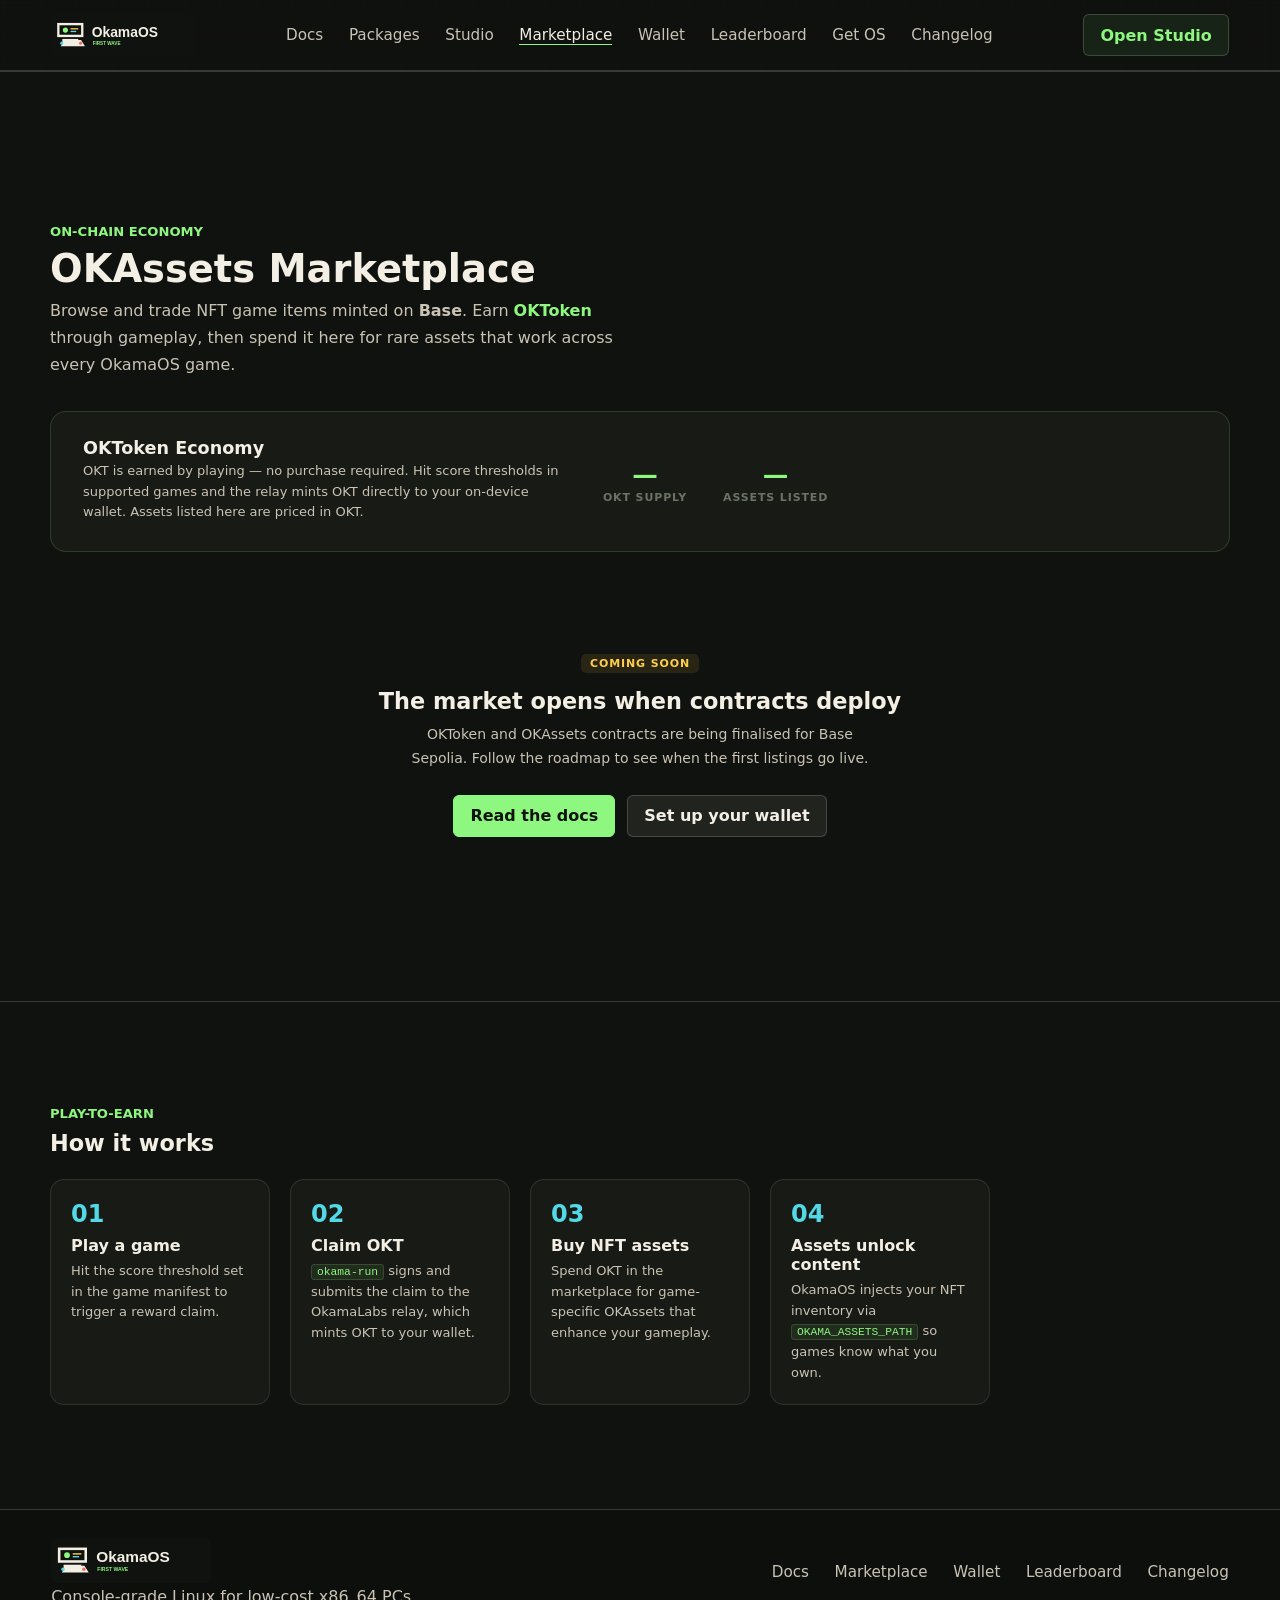
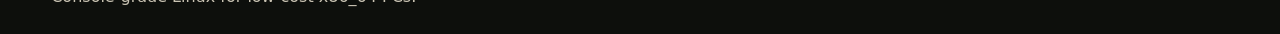
<file: marketplace.html>
<!doctype html>
<html lang="en">
  <head>
    <meta charset="utf-8">
    <meta name="viewport" content="width=device-width, initial-scale=1">
    <meta name="theme-color" content="#10120f">
    <meta name="description" content="OkamaOS Marketplace — buy and trade OKAssets NFT game items with OKToken earned through gameplay on Base.">
    <meta name="robots" content="index, follow">
    <meta property="og:type" content="website">
    <meta property="og:url" content="https://zyntrixsolutions.github.io/okamaos/marketplace.html">
    <meta property="og:title" content="OkamaOS Marketplace — NFT Game Items on Base">
    <meta property="og:description" content="Earn OKToken by playing games and spend it on NFT game assets. Play-to-earn on Base.">
    <meta property="og:image" content="https://zyntrixsolutions.github.io/okamaos/assets/okama-mark.svg">
    <meta name="twitter:card" content="summary_large_image">
    <meta name="twitter:title" content="OkamaOS Marketplace — NFT Game Items on Base">
    <meta name="twitter:description" content="Earn OKToken through gameplay. Buy NFT game assets on Base.">
    <meta name="twitter:image" content="https://zyntrixsolutions.github.io/okamaos/assets/okama-mark.svg">
    <link rel="canonical" href="https://zyntrixsolutions.github.io/okamaos/marketplace.html">
    <title>OkamaOS Marketplace | NFT Game Items</title>
    <link rel="manifest" href="site.webmanifest">
    <link rel="icon" href="assets/okama-mark.svg" type="image/svg+xml">
    <link rel="stylesheet" href="styles.css">
    <style>
      .market-grid { display: grid; grid-template-columns: repeat(auto-fill, minmax(240px, 1fr)); gap: 20px; margin-top: 28px; }
      .market-card { background: #181a16; border: 1px solid rgba(243,239,228,0.10); border-radius: 16px; padding: 20px; display: flex; flex-direction: column; gap: 10px; }
      .market-card h3 { font-size: 1rem; font-weight: 800; margin: 0; }
      .market-card .game-tag { font-size: 11px; font-weight: 700; letter-spacing: .08em; text-transform: uppercase; color: #6b7464; }
      .market-card .rarity-badge { display: inline-flex; align-items: center; padding: 3px 8px; border-radius: 5px; font-size: 11px; font-weight: 700; }
      .market-card .price-row { display: flex; align-items: center; justify-content: space-between; margin-top: 4px; }
      .price-okt  { font-size: 1.15rem; font-weight: 900; color: #8df77f; }
      .badge-legendary { background: rgba(255,207,74,0.12); color: #ffcf4a; }
      .badge-epic      { background: rgba(180,122,255,0.12); color: #b47aff; }
      .badge-rare      { background: rgba(83,217,230,0.12);  color: #53d9e6; }
      .badge-common    { background: rgba(243,239,228,0.07); color: #c9c3b3; }
      .token-band { background: #181a16; border: 1px solid rgba(141,247,127,0.16); border-radius: 16px; padding: 28px 32px; display: flex; align-items: center; gap: 32px; flex-wrap: wrap; margin-bottom: 40px; }
      .token-band h2 { font-size: 1.1rem; font-weight: 900; margin: 0 0 4px; }
      .token-band p  { color: #c9c3b3; font-size: 13px; line-height: 1.6; margin: 0; max-width: 480px; }
      .token-stat { text-align: center; min-width: 100px; }
      .token-stat .num { font-size: 1.6rem; font-weight: 900; color: #8df77f; }
      .token-stat .lbl { font-size: 11px; color: #6b7464; font-weight: 700; letter-spacing: .08em; text-transform: uppercase; margin-top: 2px; }
      .coming-tag { font-size: 11px; font-weight: 700; letter-spacing: .08em; text-transform: uppercase; padding: 3px 9px; border-radius: 5px; background: rgba(255,207,74,0.10); color: #ffcf4a; }
    </style>
  </head>
  <body>
    <canvas id="signalCanvas" aria-hidden="true"></canvas>
    <header class="site-header">
      <a class="brand" href="index.html" aria-label="OkamaOS home">
        <img src="assets/okama-logo.svg" width="144" height="42" alt="OkamaOS">
      </a>
      <nav id="primary-nav" aria-label="Primary navigation">
        <a href="docs.html">Docs</a>
        <a href="packages.html">Packages</a>
        <a href="studio.html">Studio</a>
        <a href="marketplace.html" aria-current="page">Marketplace</a>
        <a href="wallet.html">Wallet</a>
        <a href="leaderboard.html">Leaderboard</a>
        <a href="index.html#get-started">Get OS</a>
        <a href="changelog.html">Changelog</a>
      </nav>
      <a class="header-action" href="https://okamaos.zyntrix.solutions" target="_blank" rel="noopener">Open Studio</a>
      <button class="nav-toggle" aria-label="Toggle menu" aria-expanded="false" aria-controls="primary-nav">
        <span></span><span></span><span></span>
      </button>
    </header>

    <main>
      <section class="band" style="padding-top:48px">
        <div class="section-inner">
          <p class="eyebrow">On-chain economy</p>
          <h1 style="font-size:clamp(1.6rem,4vw,2.4rem);font-weight:900;margin:0 0 10px">
            OKAssets Marketplace
          </h1>
          <p style="color:#c9c3b3;max-width:580px;line-height:1.7;margin:0 0 32px">
            Browse and trade NFT game items minted on <strong>Base</strong>.
            Earn <strong style="color:#8df77f">OKToken</strong> through gameplay,
            then spend it here for rare assets that work across every OkamaOS game.
          </p>

          <!-- Token overview band -->
          <div class="token-band">
            <div>
              <h2>OKToken Economy</h2>
              <p>
                OKT is earned by playing — no purchase required. Hit score thresholds
                in supported games and the relay mints OKT directly to your on-device wallet.
                Assets listed here are priced in OKT.
              </p>
            </div>
            <div style="display:flex;gap:28px;flex-wrap:wrap">
              <div class="token-stat">
                <div class="num" id="totalSupply">—</div>
                <div class="lbl">OKT Supply</div>
              </div>
              <div class="token-stat">
                <div class="num" id="assetCount">—</div>
                <div class="lbl">Assets Listed</div>
              </div>
            </div>
          </div>

          <!-- Coming-soon state -->
          <div id="comingSoon" style="text-align:center;padding:60px 0">
            <span class="coming-tag">Coming soon</span>
            <h2 style="font-size:1.4rem;font-weight:900;margin:20px 0 10px">
              The market opens when contracts deploy
            </h2>
            <p style="color:#c9c3b3;font-size:14px;max-width:480px;margin:0 auto 24px;line-height:1.7">
              OKToken and OKAssets contracts are being finalised for Base Sepolia.
              Follow the roadmap to see when the first listings go live.
            </p>
            <div style="display:flex;gap:12px;justify-content:center;flex-wrap:wrap">
              <a class="button primary" href="docs.html#blockchain">Read the docs</a>
              <a class="button secondary" href="wallet.html">Set up your wallet</a>
            </div>
          </div>

          <!-- Listings grid (shown when populated) -->
          <div class="market-grid" id="listingsGrid" style="display:none"></div>

        </div>
      </section>

      <section class="band" id="howItWorks" aria-labelledby="how-title">
        <div class="section-inner">
          <p class="eyebrow">Play-to-earn</p>
          <h2 id="how-title" style="font-size:1.4rem;font-weight:900;margin-bottom:24px">
            How it works
          </h2>
          <div style="display:grid;grid-template-columns:repeat(auto-fill,minmax(200px,1fr));gap:20px">
            <article style="background:#181a16;border:1px solid rgba(243,239,228,0.10);border-radius:14px;padding:20px">
              <span style="font-size:1.5rem;font-weight:900;color:#53d9e6">01</span>
              <h3 style="font-size:1rem;font-weight:800;margin:8px 0 6px">Play a game</h3>
              <p style="color:#c9c3b3;font-size:13px;line-height:1.6;margin:0">Hit the score threshold set in the game manifest to trigger a reward claim.</p>
            </article>
            <article style="background:#181a16;border:1px solid rgba(243,239,228,0.10);border-radius:14px;padding:20px">
              <span style="font-size:1.5rem;font-weight:900;color:#53d9e6">02</span>
              <h3 style="font-size:1rem;font-weight:800;margin:8px 0 6px">Claim OKT</h3>
              <p style="color:#c9c3b3;font-size:13px;line-height:1.6;margin:0"><code>okama-run</code> signs and submits the claim to the OkamaLabs relay, which mints OKT to your wallet.</p>
            </article>
            <article style="background:#181a16;border:1px solid rgba(243,239,228,0.10);border-radius:14px;padding:20px">
              <span style="font-size:1.5rem;font-weight:900;color:#53d9e6">03</span>
              <h3 style="font-size:1rem;font-weight:800;margin:8px 0 6px">Buy NFT assets</h3>
              <p style="color:#c9c3b3;font-size:13px;line-height:1.6;margin:0">Spend OKT in the marketplace for game-specific OKAssets that enhance your gameplay.</p>
            </article>
            <article style="background:#181a16;border:1px solid rgba(243,239,228,0.10);border-radius:14px;padding:20px">
              <span style="font-size:1.5rem;font-weight:900;color:#53d9e6">04</span>
              <h3 style="font-size:1rem;font-weight:800;margin:8px 0 6px">Assets unlock content</h3>
              <p style="color:#c9c3b3;font-size:13px;line-height:1.6;margin:0">OkamaOS injects your NFT inventory via <code>OKAMA_ASSETS_PATH</code> so games know what you own.</p>
            </article>
          </div>
        </div>
      </section>
    </main>

    <footer class="site-footer">
      <div>
        <img class="footer-logo" src="assets/okama-logo.svg" width="160" height="46" alt="OkamaOS">
        <span>Console-grade Linux for low-cost x86_64 PCs.</span>
      </div>
      <nav aria-label="Footer navigation">
        <a href="docs.html">Docs</a>
        <a href="marketplace.html">Marketplace</a>
        <a href="wallet.html">Wallet</a>
        <a href="leaderboard.html">Leaderboard</a>
        <a href="changelog.html">Changelog</a>
      </nav>
    </footer>

    <script src="app.js"></script>
    <script>
      const BASE_RPC    = "https://mainnet.base.org";
      const ZERO        = "0x0000000000000000000000000000000000000000";
      const OKT_ADDR    = localStorage.getItem("okama-web3-oktoken") || ZERO;
      const SUPPLY_SEL  = "18160ddd"; // totalSupply()

      async function rpc(method, params) {
        const r = await fetch(BASE_RPC, {
          method: "POST",
          headers: { "Content-Type": "application/json" },
          body: JSON.stringify({ jsonrpc: "2.0", method, params, id: 1 }),
        });
        return r.json();
      }

      (async () => {
        if (OKT_ADDR === ZERO) return;
        try {
          const res = await rpc("eth_call", [{ to: OKT_ADDR, data: "0x" + SUPPLY_SEL }, "latest"]);
          const supply = BigInt(res.result || "0x0");
          document.getElementById("totalSupply").textContent =
            (Number(supply) / 1e18).toLocaleString(undefined, { maximumFractionDigits: 0 }) + " OKT";
        } catch {}
      })();
    </script>
  </body>
</html>
</file>
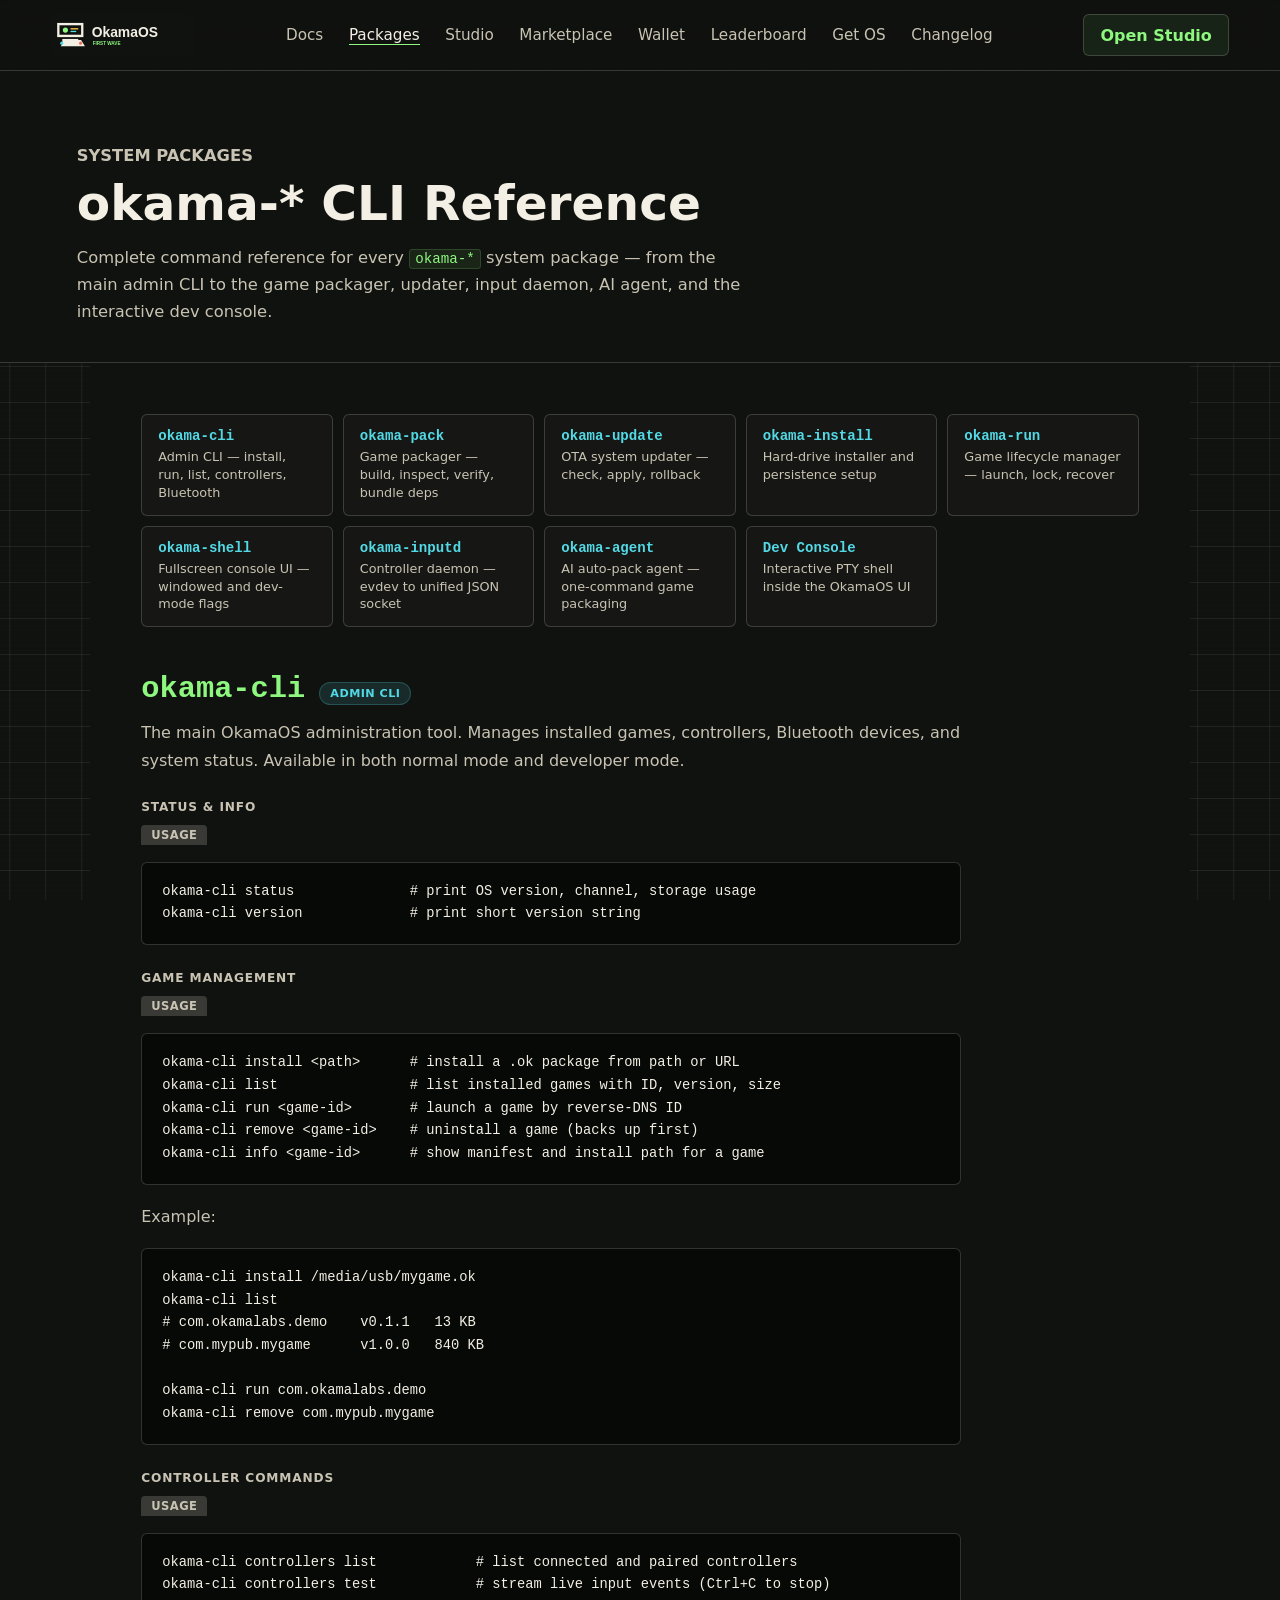
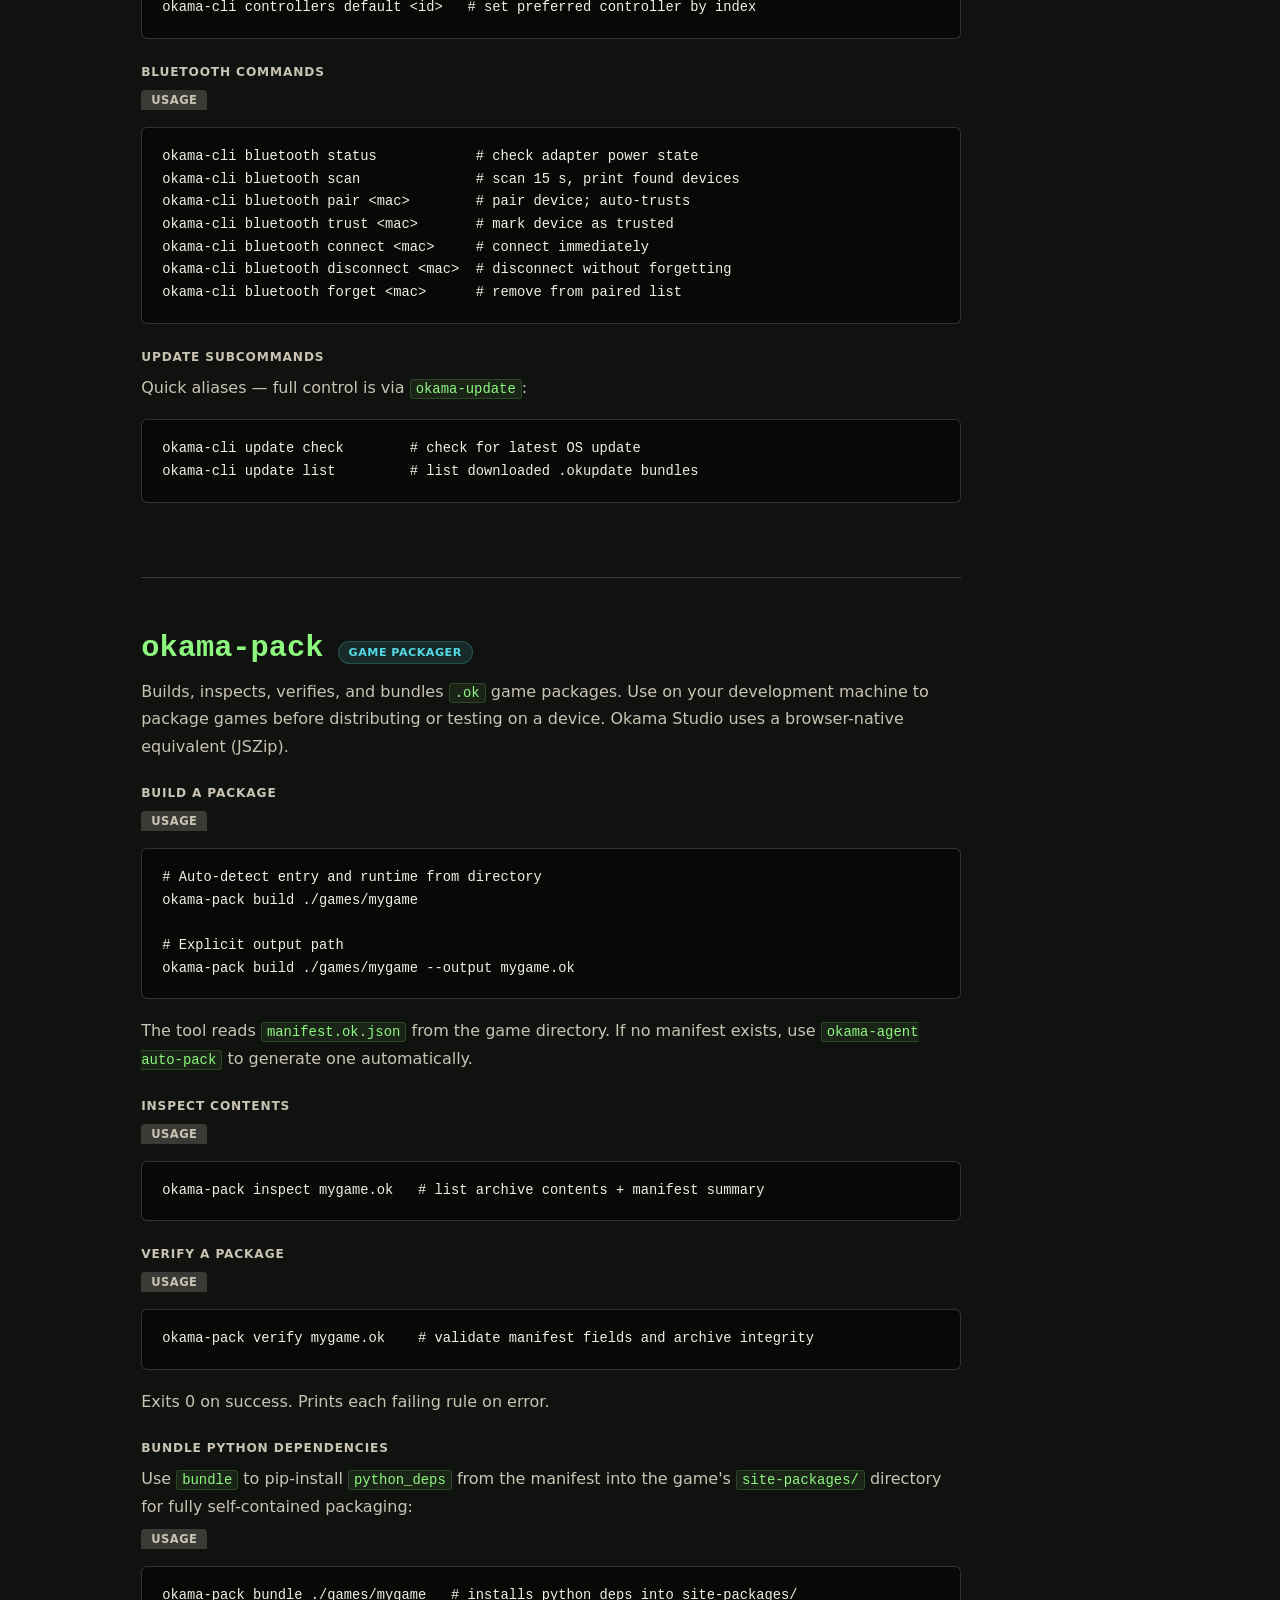
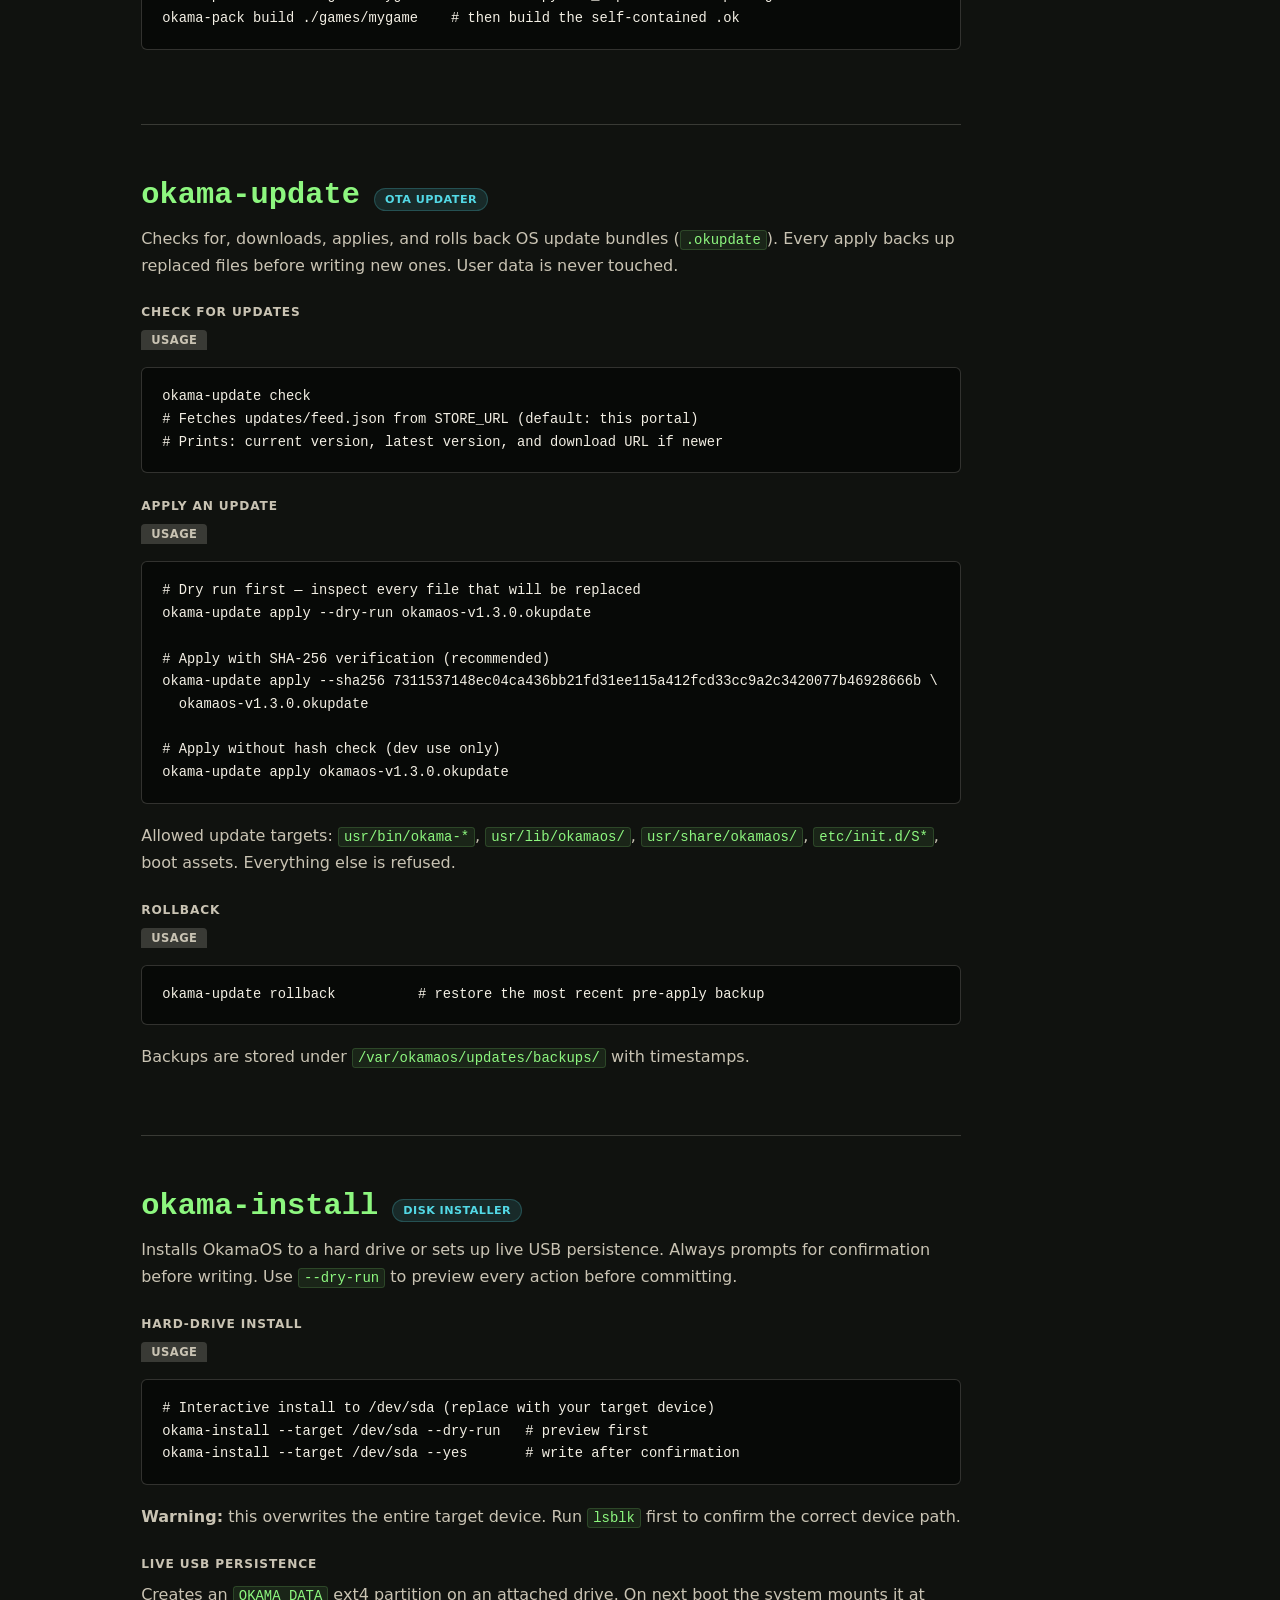
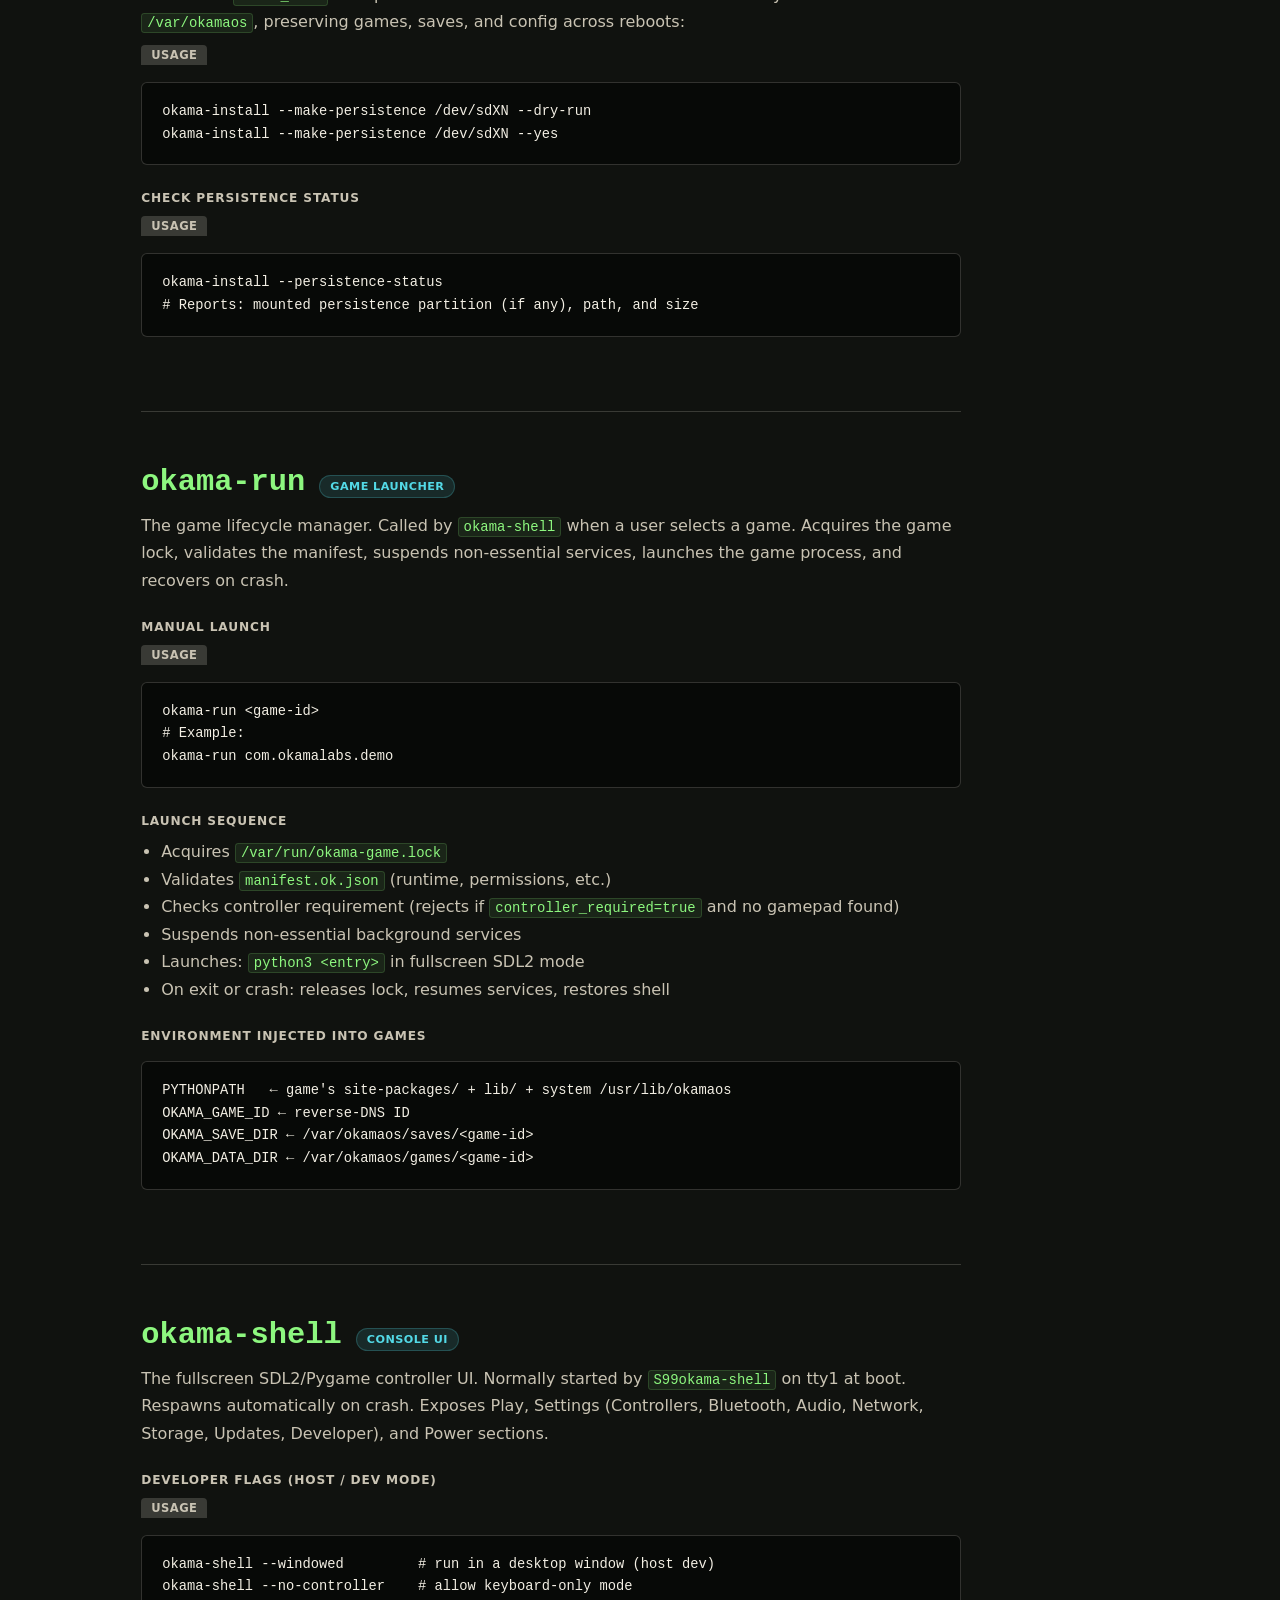
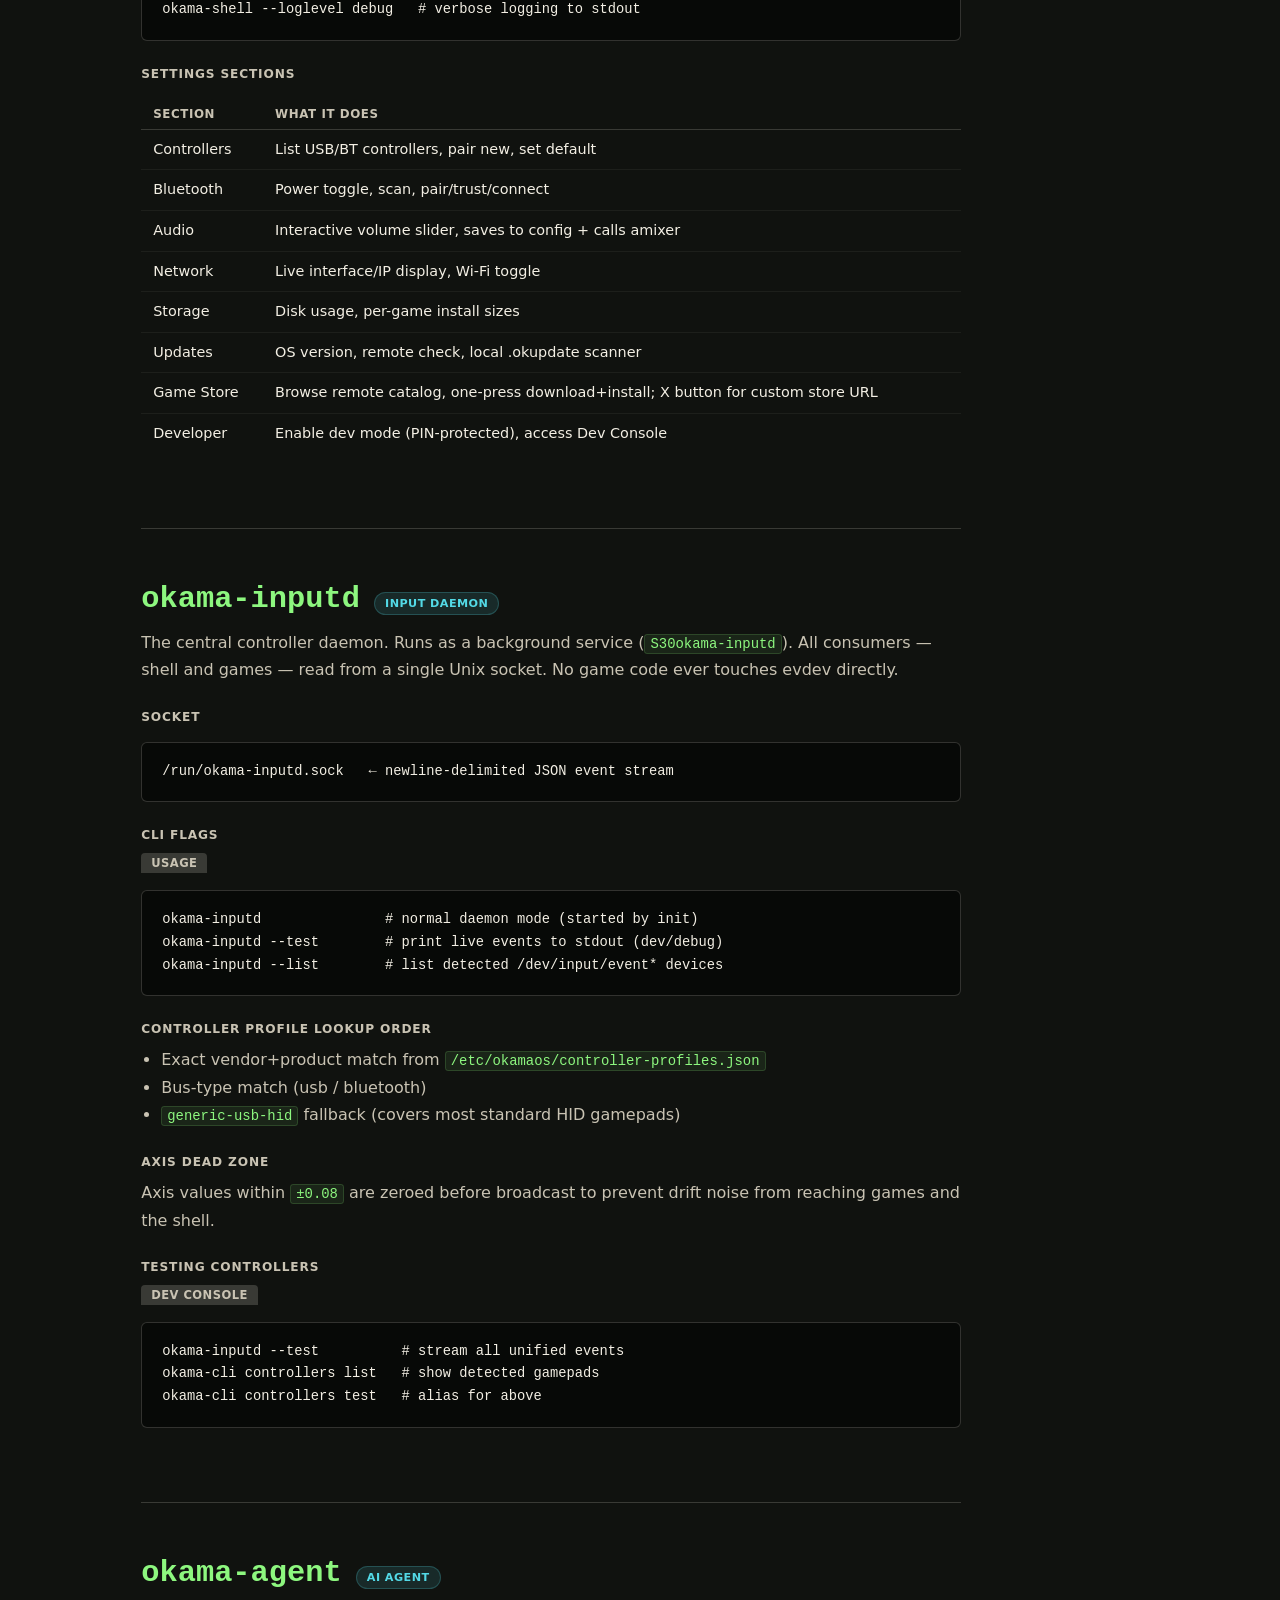
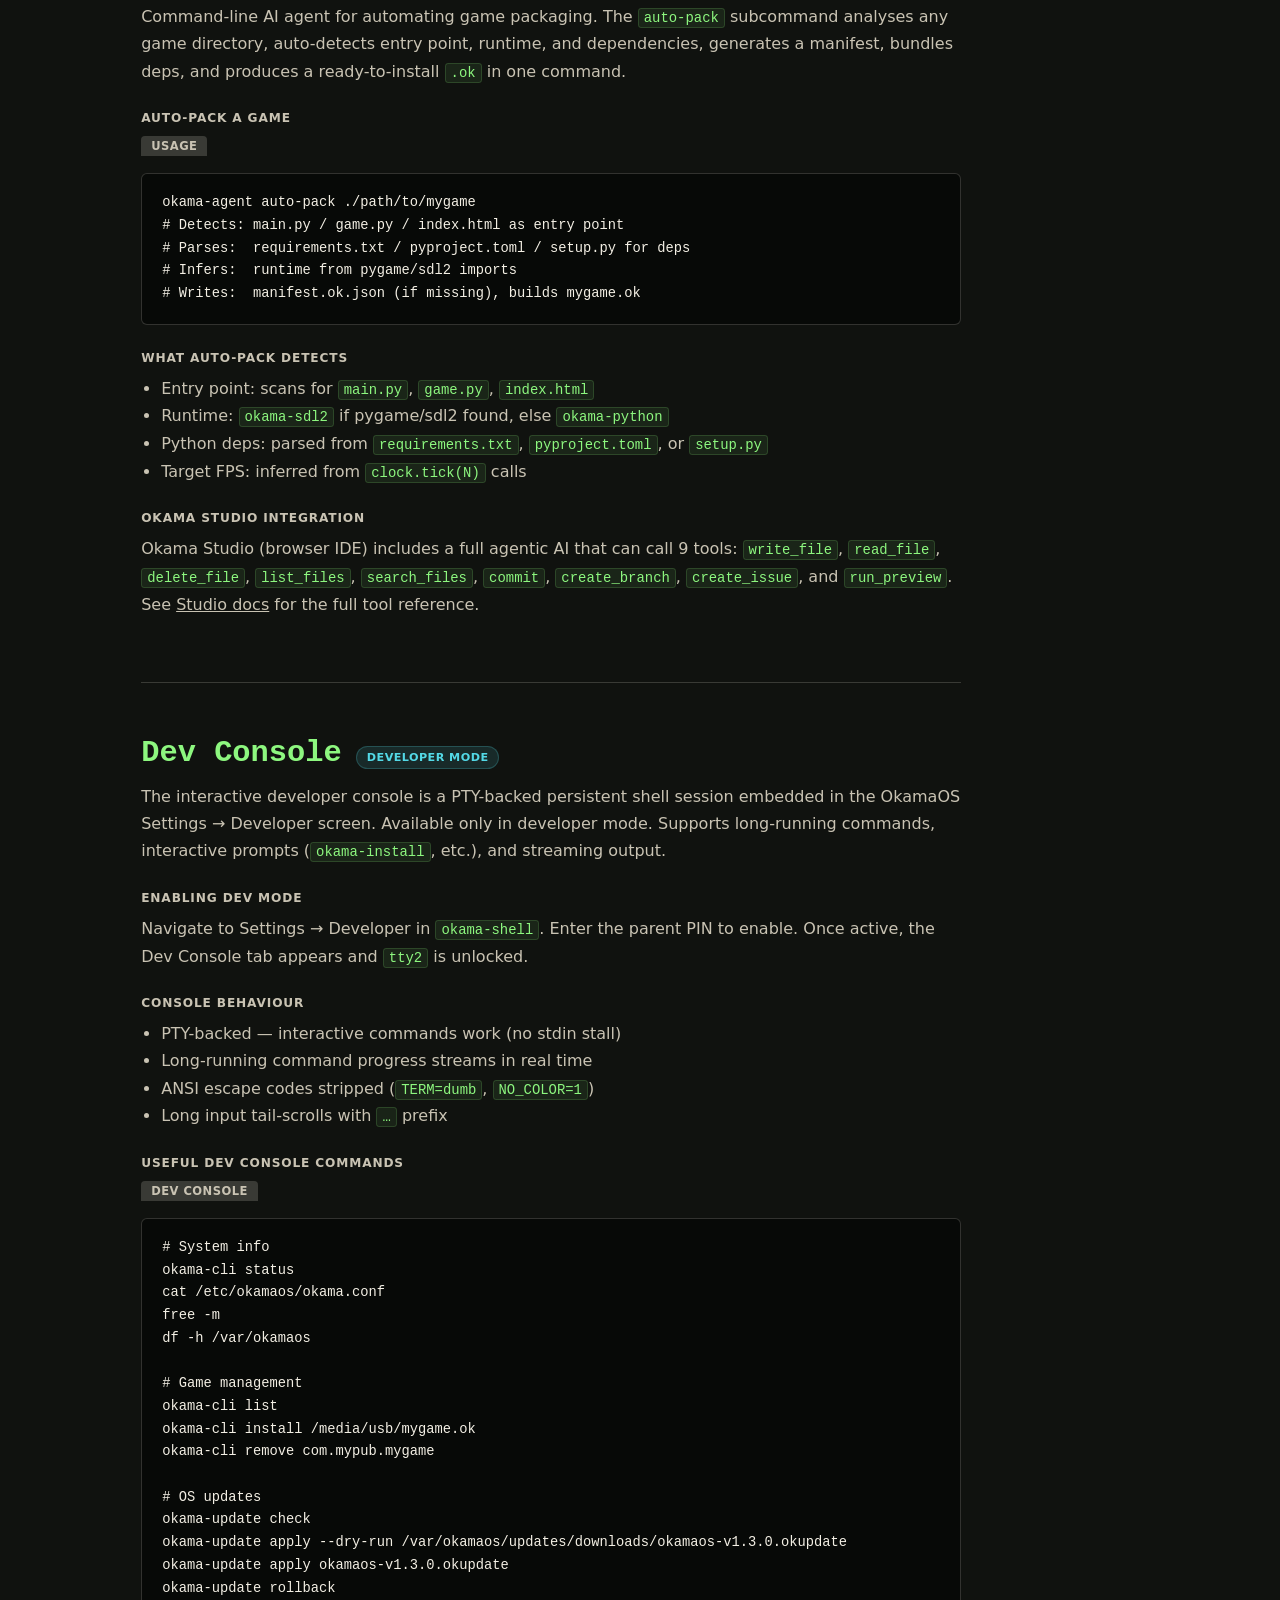
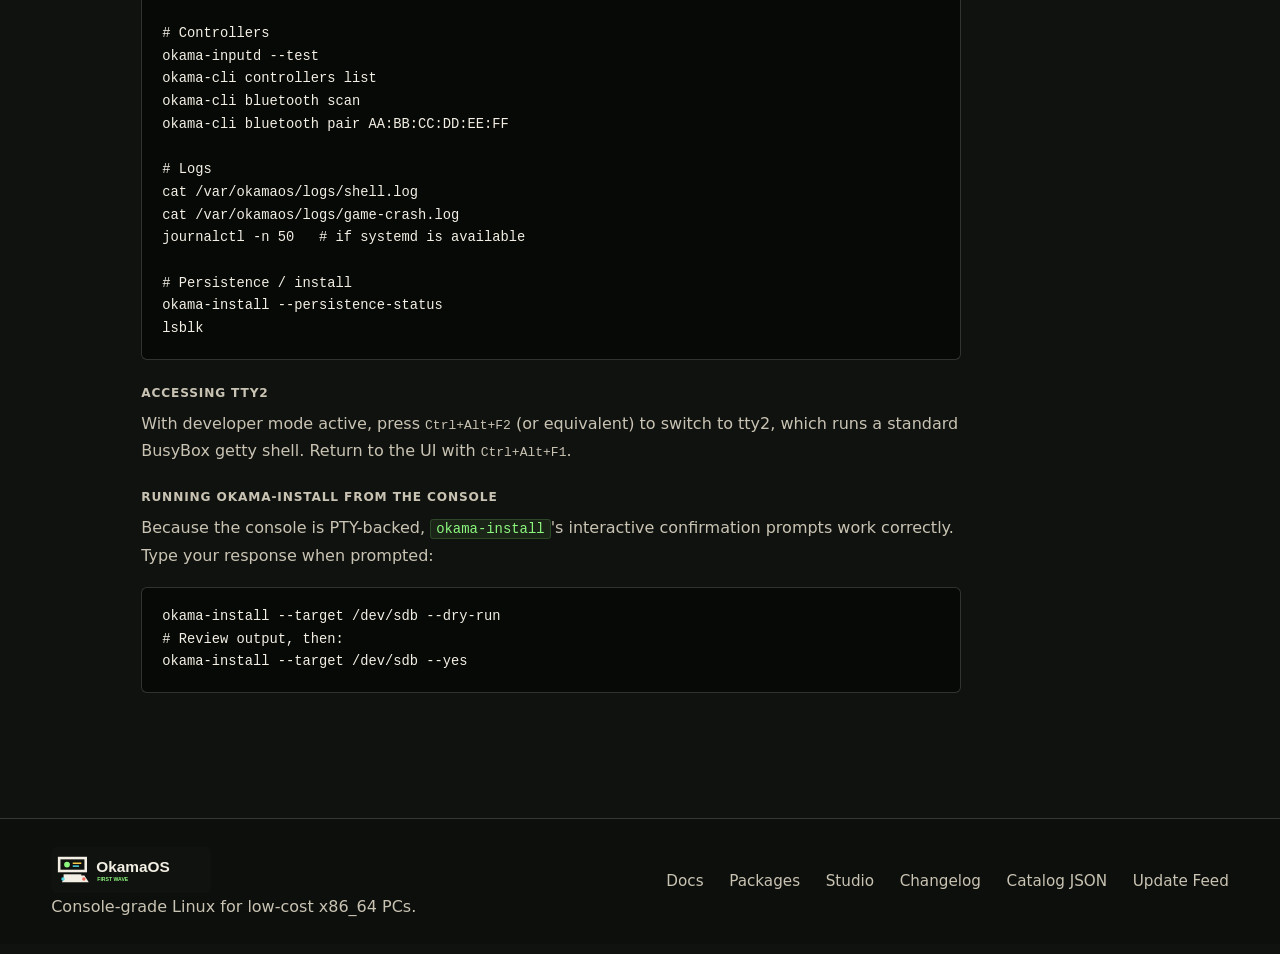
<file: packages.html>
<!doctype html>
<html lang="en">
  <head>
    <meta charset="utf-8">
    <meta name="viewport" content="width=device-width, initial-scale=1">
    <meta name="theme-color" content="#10120f">
    <meta name="description"
      content="OkamaOS system packages — full command reference for okama-cli, okama-pack, okama-update, okama-install, okama-inputd, okama-agent, and the dev console.">
    <meta name="robots" content="index, follow">
    <meta property="og:type" content="website">
    <meta property="og:url" content="https://zyntrixsolutions.github.io/okamaos/packages.html">
    <meta property="og:title" content="OkamaOS System Packages">
    <meta property="og:description" content="Full command reference for okama-cli, okama-pack, okama-update, okama-install, okama-inputd, and more.">
    <meta property="og:image" content="https://zyntrixsolutions.github.io/okamaos/assets/okama-mark.svg">
    <meta name="twitter:card" content="summary_large_image">
    <meta name="twitter:title" content="OkamaOS System Packages">
    <meta name="twitter:description" content="Full command reference for the OkamaOS CLI tools.">
    <meta name="twitter:image" content="https://zyntrixsolutions.github.io/okamaos/assets/okama-mark.svg">
    <link rel="canonical" href="https://zyntrixsolutions.github.io/okamaos/packages.html">
    <title>OkamaOS | System Packages</title>
    <link rel="manifest" href="site.webmanifest">
    <link rel="icon" href="assets/okama-mark.svg" type="image/svg+xml">
    <link rel="stylesheet" href="styles.css">
  </head>
  <body class="inner-page">
    <canvas id="signalCanvas" aria-hidden="true"></canvas>
    <header class="site-header">
      <a class="brand" href="index.html" aria-label="OkamaOS home">
        <img src="assets/okama-logo.svg" width="144" height="42" alt="OkamaOS">
      </a>
      <nav id="primary-nav" aria-label="Primary navigation">
        <a href="docs.html">Docs</a>
        <a href="packages.html" aria-current="page">Packages</a>
        <a href="studio.html">Studio</a>
        <a href="marketplace.html">Marketplace</a>
        <a href="wallet.html">Wallet</a>
        <a href="leaderboard.html">Leaderboard</a>
        <a href="index.html#get-started">Get OS</a>
        <a href="changelog.html">Changelog</a>
      </nav>
      <a class="header-action" href="https://okamaos.zyntrix.solutions" target="_blank" rel="noopener">Open Studio</a>
      <button class="nav-toggle" aria-label="Toggle menu" aria-expanded="false" aria-controls="primary-nav">
        <span></span><span></span><span></span>
      </button>
    </header>

    <div class="page-hero">
      <p class="eyebrow">System Packages</p>
      <h1>okama-* CLI Reference</h1>
      <p>Complete command reference for every <code>okama-*</code> system package — from the main admin CLI to the game packager, updater, input daemon, AI agent, and the interactive dev console.</p>
    </div>

    <main style="padding: clamp(28px,4vw,56px) clamp(20px,4vw,64px); max-width: 1100px; margin: 0 auto;">

      <!-- Quick-access grid -->
      <div class="pkg-overview-grid">
        <a class="pkg-quick" href="#okama-cli"><h4>okama-cli</h4><p>Admin CLI — install, run, list, controllers, Bluetooth</p></a>
        <a class="pkg-quick" href="#okama-pack"><h4>okama-pack</h4><p>Game packager — build, inspect, verify, bundle deps</p></a>
        <a class="pkg-quick" href="#okama-update"><h4>okama-update</h4><p>OTA system updater — check, apply, rollback</p></a>
        <a class="pkg-quick" href="#okama-install"><h4>okama-install</h4><p>Hard-drive installer and persistence setup</p></a>
        <a class="pkg-quick" href="#okama-run"><h4>okama-run</h4><p>Game lifecycle manager — launch, lock, recover</p></a>
        <a class="pkg-quick" href="#okama-shell"><h4>okama-shell</h4><p>Fullscreen console UI — windowed and dev-mode flags</p></a>
        <a class="pkg-quick" href="#okama-inputd"><h4>okama-inputd</h4><p>Controller daemon — evdev to unified JSON socket</p></a>
        <a class="pkg-quick" href="#okama-agent"><h4>okama-agent</h4><p>AI auto-pack agent — one-command game packaging</p></a>
        <a class="pkg-quick" href="#dev-console"><h4>Dev Console</h4><p>Interactive PTY shell inside the OkamaOS UI</p></a>
      </div>

      <!-- okama-cli -->
      <section class="pkg-section" id="okama-cli">
        <div class="pkg-header">
          <h2 class="pkg-name">okama-cli</h2>
          <span class="pkg-badge">Admin CLI</span>
        </div>
        <p class="pkg-desc">The main OkamaOS administration tool. Manages installed games, controllers, Bluetooth devices, and system status. Available in both normal mode and developer mode.</p>

        <h3>Status &amp; Info</h3>
        <span class="code-label">usage</span>
        <pre class="code-block">okama-cli status              # print OS version, channel, storage usage
okama-cli version             # print short version string</pre>

        <h3>Game Management</h3>
        <span class="code-label">usage</span>
        <pre class="code-block">okama-cli install &lt;path&gt;      # install a .ok package from path or URL
okama-cli list                # list installed games with ID, version, size
okama-cli run &lt;game-id&gt;       # launch a game by reverse-DNS ID
okama-cli remove &lt;game-id&gt;    # uninstall a game (backs up first)
okama-cli info &lt;game-id&gt;      # show manifest and install path for a game</pre>
        <p>Example:</p>
        <pre class="code-block">okama-cli install /media/usb/mygame.ok
okama-cli list
# com.okamalabs.demo    v0.1.1   13 KB
# com.mypub.mygame      v1.0.0   840 KB

okama-cli run com.okamalabs.demo
okama-cli remove com.mypub.mygame</pre>

        <h3>Controller Commands</h3>
        <span class="code-label">usage</span>
        <pre class="code-block">okama-cli controllers list            # list connected and paired controllers
okama-cli controllers test            # stream live input events (Ctrl+C to stop)
okama-cli controllers default &lt;id&gt;   # set preferred controller by index</pre>

        <h3>Bluetooth Commands</h3>
        <span class="code-label">usage</span>
        <pre class="code-block">okama-cli bluetooth status            # check adapter power state
okama-cli bluetooth scan              # scan 15 s, print found devices
okama-cli bluetooth pair &lt;mac&gt;        # pair device; auto-trusts
okama-cli bluetooth trust &lt;mac&gt;       # mark device as trusted
okama-cli bluetooth connect &lt;mac&gt;     # connect immediately
okama-cli bluetooth disconnect &lt;mac&gt;  # disconnect without forgetting
okama-cli bluetooth forget &lt;mac&gt;      # remove from paired list</pre>

        <h3>Update Subcommands</h3>
        <p>Quick aliases — full control is via <code>okama-update</code>:</p>
        <pre class="code-block">okama-cli update check        # check for latest OS update
okama-cli update list         # list downloaded .okupdate bundles</pre>
      </section>

      <!-- okama-pack -->
      <section class="pkg-section" id="okama-pack">
        <div class="pkg-header">
          <h2 class="pkg-name">okama-pack</h2>
          <span class="pkg-badge">Game Packager</span>
        </div>
        <p class="pkg-desc">Builds, inspects, verifies, and bundles <code>.ok</code> game packages. Use on your development machine to package games before distributing or testing on a device. Okama Studio uses a browser-native equivalent (JSZip).</p>

        <h3>Build a Package</h3>
        <span class="code-label">usage</span>
        <pre class="code-block"># Auto-detect entry and runtime from directory
okama-pack build ./games/mygame

# Explicit output path
okama-pack build ./games/mygame --output mygame.ok</pre>
        <p>The tool reads <code>manifest.ok.json</code> from the game directory. If no manifest exists, use <code>okama-agent auto-pack</code> to generate one automatically.</p>

        <h3>Inspect Contents</h3>
        <span class="code-label">usage</span>
        <pre class="code-block">okama-pack inspect mygame.ok   # list archive contents + manifest summary</pre>

        <h3>Verify a Package</h3>
        <span class="code-label">usage</span>
        <pre class="code-block">okama-pack verify mygame.ok    # validate manifest fields and archive integrity</pre>
        <p>Exits 0 on success. Prints each failing rule on error.</p>

        <h3>Bundle Python Dependencies</h3>
        <p>Use <code>bundle</code> to pip-install <code>python_deps</code> from the manifest into the game's <code>site-packages/</code> directory for fully self-contained packaging:</p>
        <span class="code-label">usage</span>
        <pre class="code-block">okama-pack bundle ./games/mygame   # installs python_deps into site-packages/
okama-pack build ./games/mygame    # then build the self-contained .ok</pre>
      </section>

      <!-- okama-update -->
      <section class="pkg-section" id="okama-update">
        <div class="pkg-header">
          <h2 class="pkg-name">okama-update</h2>
          <span class="pkg-badge">OTA Updater</span>
        </div>
        <p class="pkg-desc">Checks for, downloads, applies, and rolls back OS update bundles (<code>.okupdate</code>). Every apply backs up replaced files before writing new ones. User data is never touched.</p>

        <h3>Check for Updates</h3>
        <span class="code-label">usage</span>
        <pre class="code-block">okama-update check
# Fetches updates/feed.json from STORE_URL (default: this portal)
# Prints: current version, latest version, and download URL if newer</pre>

        <h3>Apply an Update</h3>
        <span class="code-label">usage</span>
        <pre class="code-block"># Dry run first — inspect every file that will be replaced
okama-update apply --dry-run okamaos-v1.3.0.okupdate

# Apply with SHA-256 verification (recommended)
okama-update apply --sha256 7311537148ec04ca436bb21fd31ee115a412fcd33cc9a2c3420077b46928666b \
  okamaos-v1.3.0.okupdate

# Apply without hash check (dev use only)
okama-update apply okamaos-v1.3.0.okupdate</pre>
        <p>Allowed update targets: <code>usr/bin/okama-*</code>, <code>usr/lib/okamaos/</code>, <code>usr/share/okamaos/</code>, <code>etc/init.d/S*</code>, boot assets. Everything else is refused.</p>

        <h3>Rollback</h3>
        <span class="code-label">usage</span>
        <pre class="code-block">okama-update rollback          # restore the most recent pre-apply backup</pre>
        <p>Backups are stored under <code>/var/okamaos/updates/backups/</code> with timestamps.</p>
      </section>

      <!-- okama-install -->
      <section class="pkg-section" id="okama-install">
        <div class="pkg-header">
          <h2 class="pkg-name">okama-install</h2>
          <span class="pkg-badge">Disk Installer</span>
        </div>
        <p class="pkg-desc">Installs OkamaOS to a hard drive or sets up live USB persistence. Always prompts for confirmation before writing. Use <code>--dry-run</code> to preview every action before committing.</p>

        <h3>Hard-Drive Install</h3>
        <span class="code-label">usage</span>
        <pre class="code-block"># Interactive install to /dev/sda (replace with your target device)
okama-install --target /dev/sda --dry-run   # preview first
okama-install --target /dev/sda --yes       # write after confirmation</pre>
        <p><strong>Warning:</strong> this overwrites the entire target device. Run <code>lsblk</code> first to confirm the correct device path.</p>

        <h3>Live USB Persistence</h3>
        <p>Creates an <code>OKAMA_DATA</code> ext4 partition on an attached drive. On next boot the system mounts it at <code>/var/okamaos</code>, preserving games, saves, and config across reboots:</p>
        <span class="code-label">usage</span>
        <pre class="code-block">okama-install --make-persistence /dev/sdXN --dry-run
okama-install --make-persistence /dev/sdXN --yes</pre>

        <h3>Check Persistence Status</h3>
        <span class="code-label">usage</span>
        <pre class="code-block">okama-install --persistence-status
# Reports: mounted persistence partition (if any), path, and size</pre>
      </section>

      <!-- okama-run -->
      <section class="pkg-section" id="okama-run">
        <div class="pkg-header">
          <h2 class="pkg-name">okama-run</h2>
          <span class="pkg-badge">Game Launcher</span>
        </div>
        <p class="pkg-desc">The game lifecycle manager. Called by <code>okama-shell</code> when a user selects a game. Acquires the game lock, validates the manifest, suspends non-essential services, launches the game process, and recovers on crash.</p>

        <h3>Manual Launch</h3>
        <span class="code-label">usage</span>
        <pre class="code-block">okama-run &lt;game-id&gt;
# Example:
okama-run com.okamalabs.demo</pre>

        <h3>Launch Sequence</h3>
        <ul>
          <li>Acquires <code>/var/run/okama-game.lock</code></li>
          <li>Validates <code>manifest.ok.json</code> (runtime, permissions, etc.)</li>
          <li>Checks controller requirement (rejects if <code>controller_required=true</code> and no gamepad found)</li>
          <li>Suspends non-essential background services</li>
          <li>Launches: <code>python3 &lt;entry&gt;</code> in fullscreen SDL2 mode</li>
          <li>On exit or crash: releases lock, resumes services, restores shell</li>
        </ul>

        <h3>Environment Injected into Games</h3>
        <pre class="code-block">PYTHONPATH   ← game's site-packages/ + lib/ + system /usr/lib/okamaos
OKAMA_GAME_ID ← reverse-DNS ID
OKAMA_SAVE_DIR ← /var/okamaos/saves/&lt;game-id&gt;
OKAMA_DATA_DIR ← /var/okamaos/games/&lt;game-id&gt;</pre>
      </section>

      <!-- okama-shell -->
      <section class="pkg-section" id="okama-shell">
        <div class="pkg-header">
          <h2 class="pkg-name">okama-shell</h2>
          <span class="pkg-badge">Console UI</span>
        </div>
        <p class="pkg-desc">The fullscreen SDL2/Pygame controller UI. Normally started by <code>S99okama-shell</code> on tty1 at boot. Respawns automatically on crash. Exposes Play, Settings (Controllers, Bluetooth, Audio, Network, Storage, Updates, Developer), and Power sections.</p>

        <h3>Developer Flags (host / dev mode)</h3>
        <span class="code-label">usage</span>
        <pre class="code-block">okama-shell --windowed         # run in a desktop window (host dev)
okama-shell --no-controller    # allow keyboard-only mode
okama-shell --loglevel debug   # verbose logging to stdout</pre>

        <h3>Settings Sections</h3>
        <table class="doc-table">
          <thead><tr><th>Section</th><th>What it does</th></tr></thead>
          <tbody>
            <tr><td>Controllers</td><td>List USB/BT controllers, pair new, set default</td></tr>
            <tr><td>Bluetooth</td><td>Power toggle, scan, pair/trust/connect</td></tr>
            <tr><td>Audio</td><td>Interactive volume slider, saves to config + calls amixer</td></tr>
            <tr><td>Network</td><td>Live interface/IP display, Wi-Fi toggle</td></tr>
            <tr><td>Storage</td><td>Disk usage, per-game install sizes</td></tr>
            <tr><td>Updates</td><td>OS version, remote check, local .okupdate scanner</td></tr>
            <tr><td>Game Store</td><td>Browse remote catalog, one-press download+install; X button for custom store URL</td></tr>
            <tr><td>Developer</td><td>Enable dev mode (PIN-protected), access Dev Console</td></tr>
          </tbody>
        </table>
      </section>

      <!-- okama-inputd -->
      <section class="pkg-section" id="okama-inputd">
        <div class="pkg-header">
          <h2 class="pkg-name">okama-inputd</h2>
          <span class="pkg-badge">Input Daemon</span>
        </div>
        <p class="pkg-desc">The central controller daemon. Runs as a background service (<code>S30okama-inputd</code>). All consumers — shell and games — read from a single Unix socket. No game code ever touches evdev directly.</p>

        <h3>Socket</h3>
        <pre class="code-block">/run/okama-inputd.sock   ← newline-delimited JSON event stream</pre>

        <h3>CLI Flags</h3>
        <span class="code-label">usage</span>
        <pre class="code-block">okama-inputd               # normal daemon mode (started by init)
okama-inputd --test        # print live events to stdout (dev/debug)
okama-inputd --list        # list detected /dev/input/event* devices</pre>

        <h3>Controller Profile Lookup Order</h3>
        <ul>
          <li>Exact vendor+product match from <code>/etc/okamaos/controller-profiles.json</code></li>
          <li>Bus-type match (usb / bluetooth)</li>
          <li><code>generic-usb-hid</code> fallback (covers most standard HID gamepads)</li>
        </ul>

        <h3>Axis Dead Zone</h3>
        <p>Axis values within <code>&plusmn;0.08</code> are zeroed before broadcast to prevent drift noise from reaching games and the shell.</p>

        <h3>Testing Controllers</h3>
        <span class="code-label">dev console</span>
        <pre class="code-block">okama-inputd --test          # stream all unified events
okama-cli controllers list   # show detected gamepads
okama-cli controllers test   # alias for above</pre>
      </section>

      <!-- okama-agent -->
      <section class="pkg-section" id="okama-agent">
        <div class="pkg-header">
          <h2 class="pkg-name">okama-agent</h2>
          <span class="pkg-badge">AI Agent</span>
        </div>
        <p class="pkg-desc">Command-line AI agent for automating game packaging. The <code>auto-pack</code> subcommand analyses any game directory, auto-detects entry point, runtime, and dependencies, generates a manifest, bundles deps, and produces a ready-to-install <code>.ok</code> in one command.</p>

        <h3>Auto-Pack a Game</h3>
        <span class="code-label">usage</span>
        <pre class="code-block">okama-agent auto-pack ./path/to/mygame
# Detects: main.py / game.py / index.html as entry point
# Parses:  requirements.txt / pyproject.toml / setup.py for deps
# Infers:  runtime from pygame/sdl2 imports
# Writes:  manifest.ok.json (if missing), builds mygame.ok</pre>

        <h3>What auto-pack detects</h3>
        <ul>
          <li>Entry point: scans for <code>main.py</code>, <code>game.py</code>, <code>index.html</code></li>
          <li>Runtime: <code>okama-sdl2</code> if pygame/sdl2 found, else <code>okama-python</code></li>
          <li>Python deps: parsed from <code>requirements.txt</code>, <code>pyproject.toml</code>, or <code>setup.py</code></li>
          <li>Target FPS: inferred from <code>clock.tick(N)</code> calls</li>
        </ul>

        <h3>Okama Studio Integration</h3>
        <p>Okama Studio (browser IDE) includes a full agentic AI that can call 9 tools: <code>write_file</code>, <code>read_file</code>, <code>delete_file</code>, <code>list_files</code>, <code>search_files</code>, <code>commit</code>, <code>create_branch</code>, <code>create_issue</code>, and <code>run_preview</code>. See <a href="studio.html">Studio docs</a> for the full tool reference.</p>
      </section>

      <!-- Dev Console -->
      <section class="pkg-section" id="dev-console">
        <div class="pkg-header">
          <h2 class="pkg-name">Dev Console</h2>
          <span class="pkg-badge">Developer Mode</span>
        </div>
        <p class="pkg-desc">The interactive developer console is a PTY-backed persistent shell session embedded in the OkamaOS Settings &rarr; Developer screen. Available only in developer mode. Supports long-running commands, interactive prompts (<code>okama-install</code>, etc.), and streaming output.</p>

        <h3>Enabling Dev Mode</h3>
        <p>Navigate to Settings &rarr; Developer in <code>okama-shell</code>. Enter the parent PIN to enable. Once active, the Dev Console tab appears and <code>tty2</code> is unlocked.</p>

        <h3>Console Behaviour</h3>
        <ul>
          <li>PTY-backed — interactive commands work (no stdin stall)</li>
          <li>Long-running command progress streams in real time</li>
          <li>ANSI escape codes stripped (<code>TERM=dumb</code>, <code>NO_COLOR=1</code>)</li>
          <li>Long input tail-scrolls with <code>&hellip;</code> prefix</li>
        </ul>

        <h3>Useful Dev Console Commands</h3>
        <span class="code-label">dev console</span>
        <pre class="code-block"># System info
okama-cli status
cat /etc/okamaos/okama.conf
free -m
df -h /var/okamaos

# Game management
okama-cli list
okama-cli install /media/usb/mygame.ok
okama-cli remove com.mypub.mygame

# OS updates
okama-update check
okama-update apply --dry-run /var/okamaos/updates/downloads/okamaos-v1.3.0.okupdate
okama-update apply okamaos-v1.3.0.okupdate
okama-update rollback

# Controllers
okama-inputd --test
okama-cli controllers list
okama-cli bluetooth scan
okama-cli bluetooth pair AA:BB:CC:DD:EE:FF

# Logs
cat /var/okamaos/logs/shell.log
cat /var/okamaos/logs/game-crash.log
journalctl -n 50   # if systemd is available

# Persistence / install
okama-install --persistence-status
lsblk</pre>

        <h3>Accessing tty2</h3>
        <p>With developer mode active, press <kbd>Ctrl+Alt+F2</kbd> (or equivalent) to switch to tty2, which runs a standard BusyBox getty shell. Return to the UI with <kbd>Ctrl+Alt+F1</kbd>.</p>

        <h3>Running okama-install from the Console</h3>
        <p>Because the console is PTY-backed, <code>okama-install</code>'s interactive confirmation prompts work correctly. Type your response when prompted:</p>
        <pre class="code-block">okama-install --target /dev/sdb --dry-run
# Review output, then:
okama-install --target /dev/sdb --yes</pre>
      </section>

    </main>

    <footer class="site-footer">
      <div>
        <img class="footer-logo" src="assets/okama-logo.svg" width="160" height="46" alt="OkamaOS">
        <span>Console-grade Linux for low-cost x86_64 PCs.</span>
      </div>
      <nav aria-label="Footer navigation">
        <a href="docs.html">Docs</a>
        <a href="packages.html">Packages</a>
        <a href="studio.html">Studio</a>
        <a href="changelog.html">Changelog</a>
        <a href="catalog/apps.json">Catalog JSON</a>
        <a href="updates/feed.json">Update Feed</a>
      </nav>
    </footer>

    <script src="app.js"></script>
  </body>
</html>
</file>
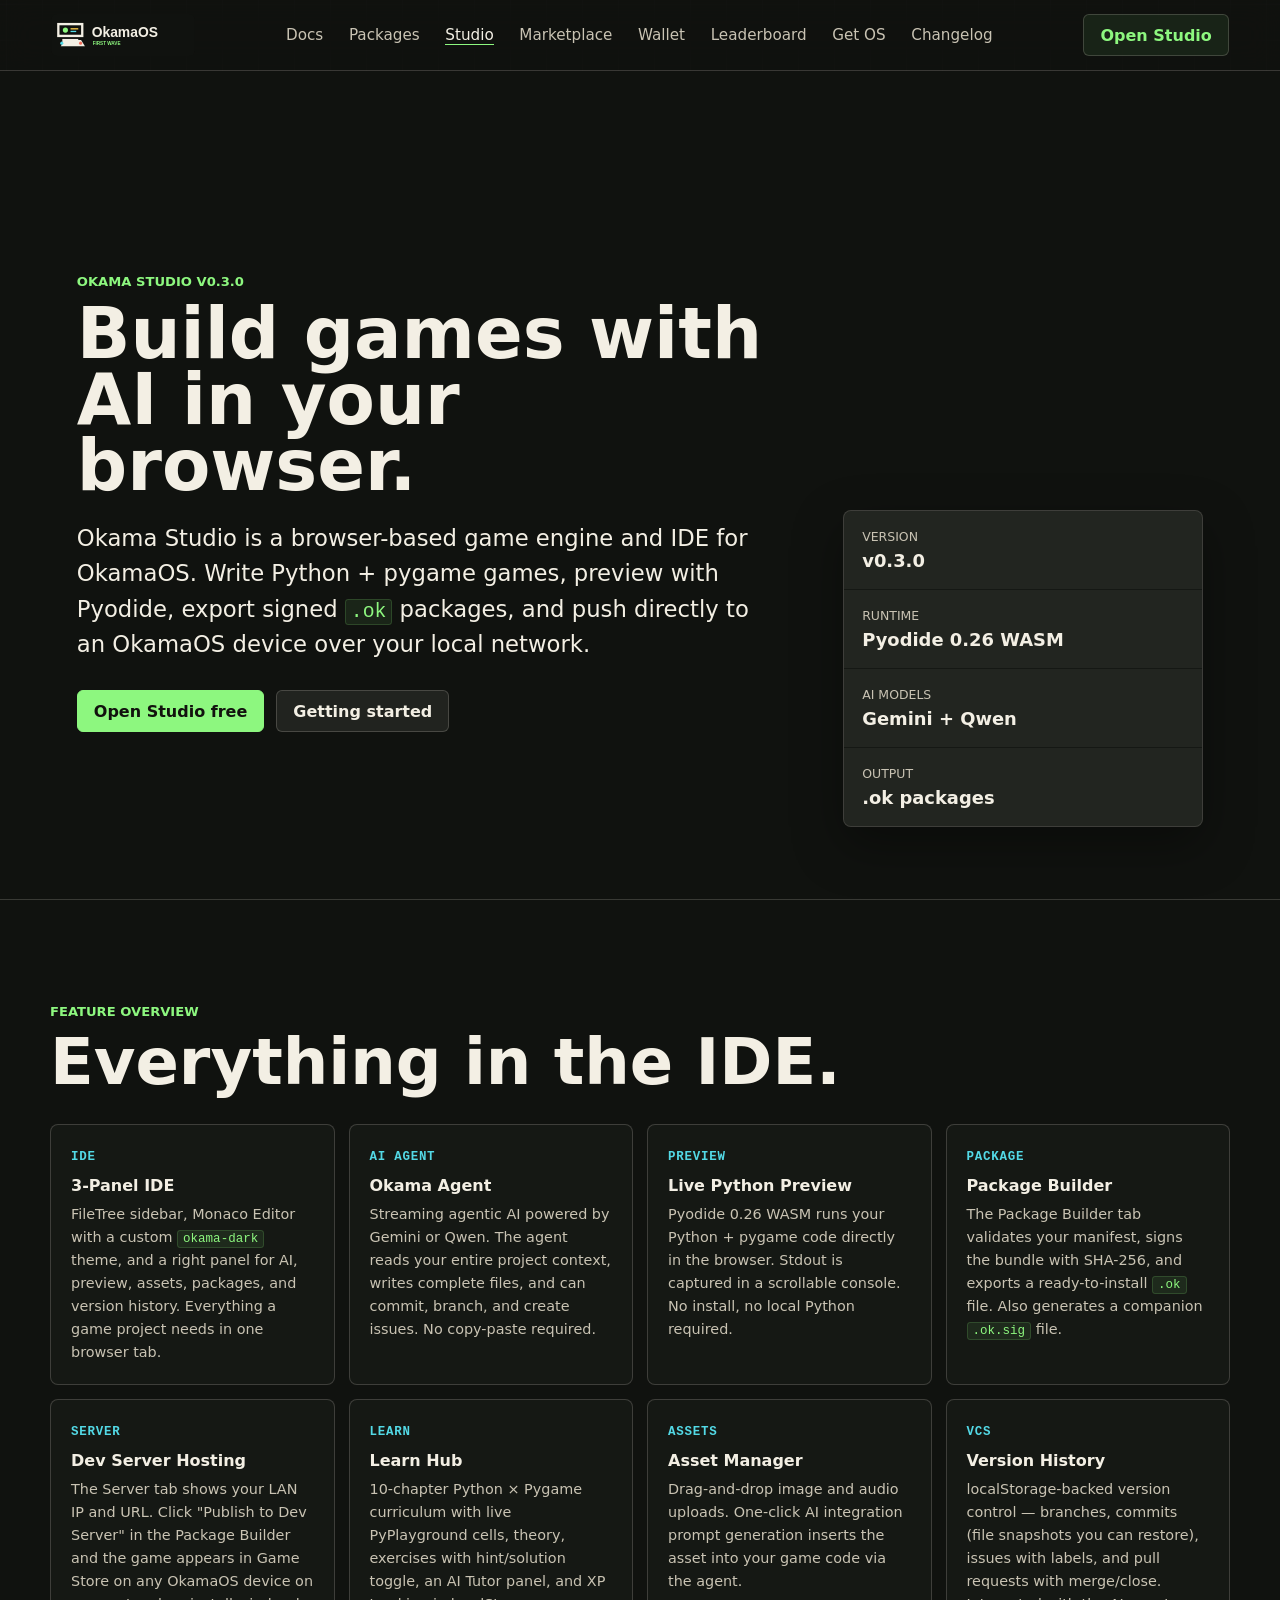
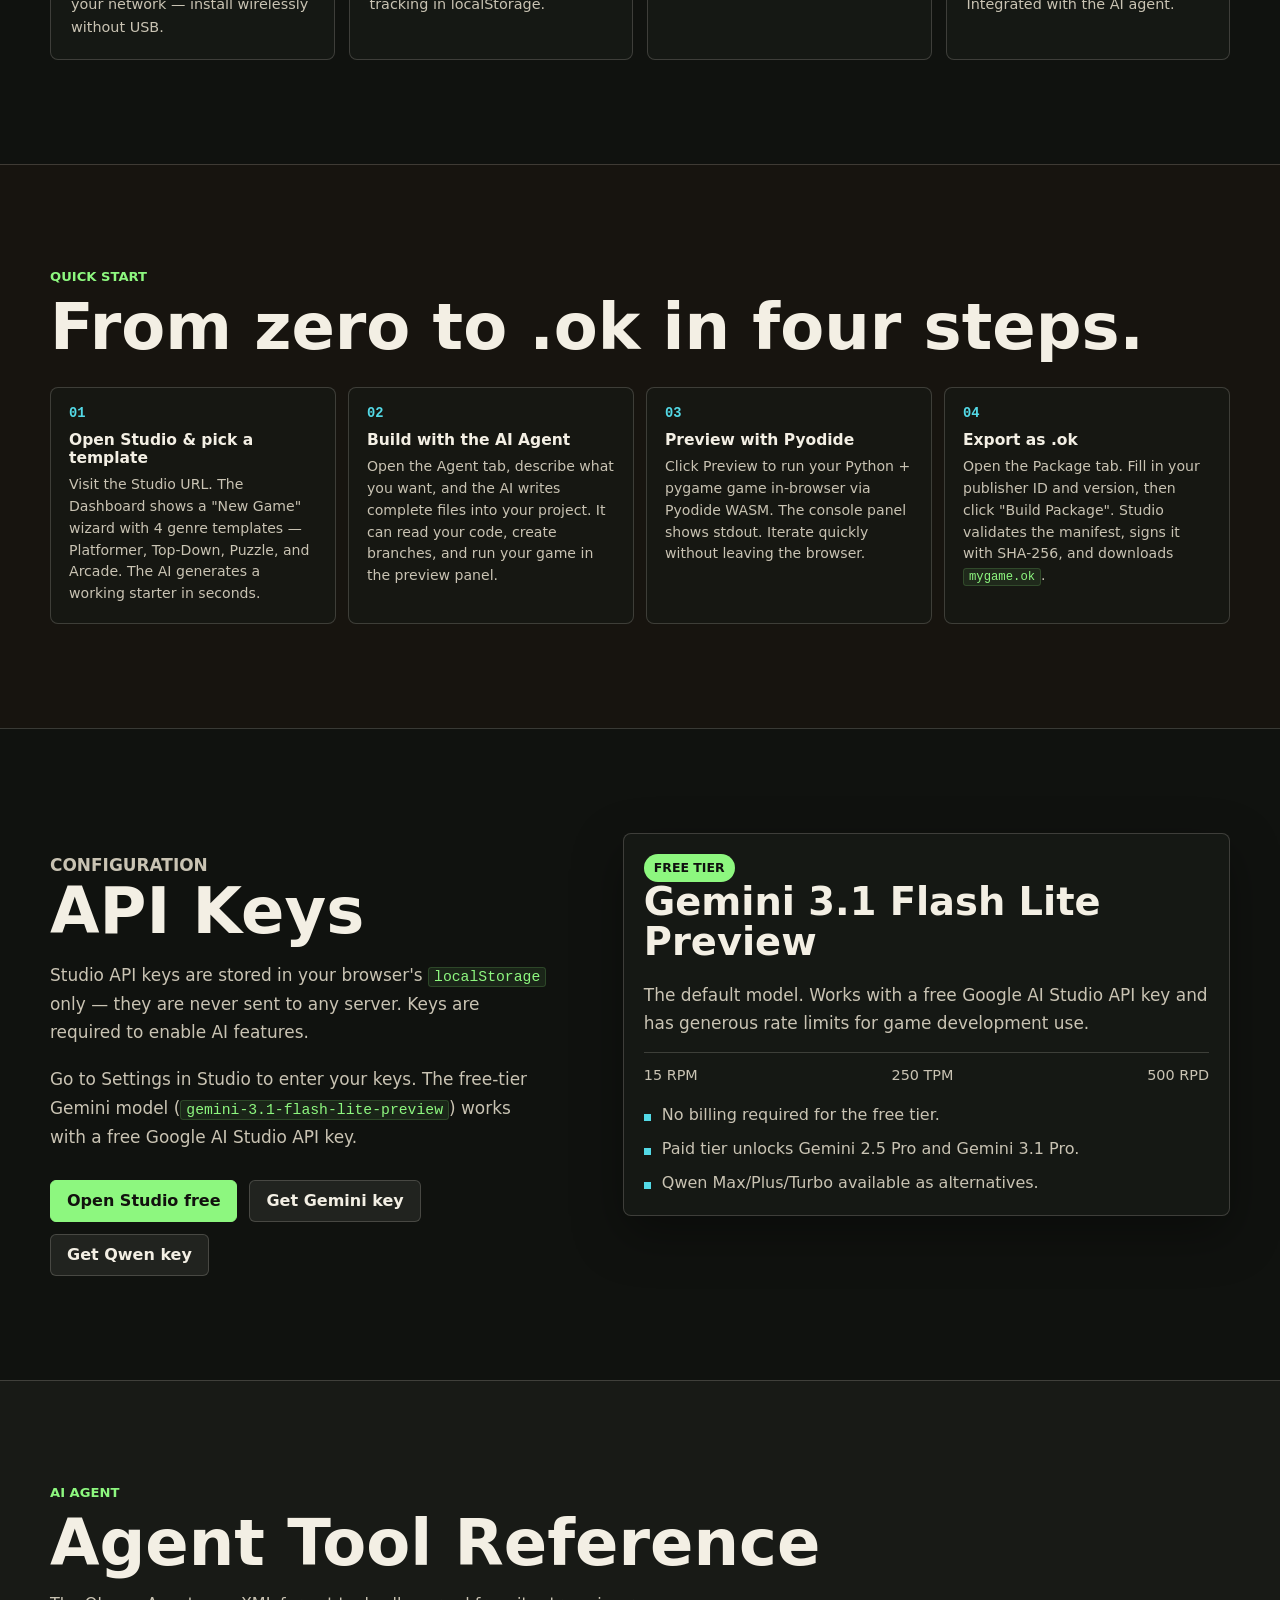
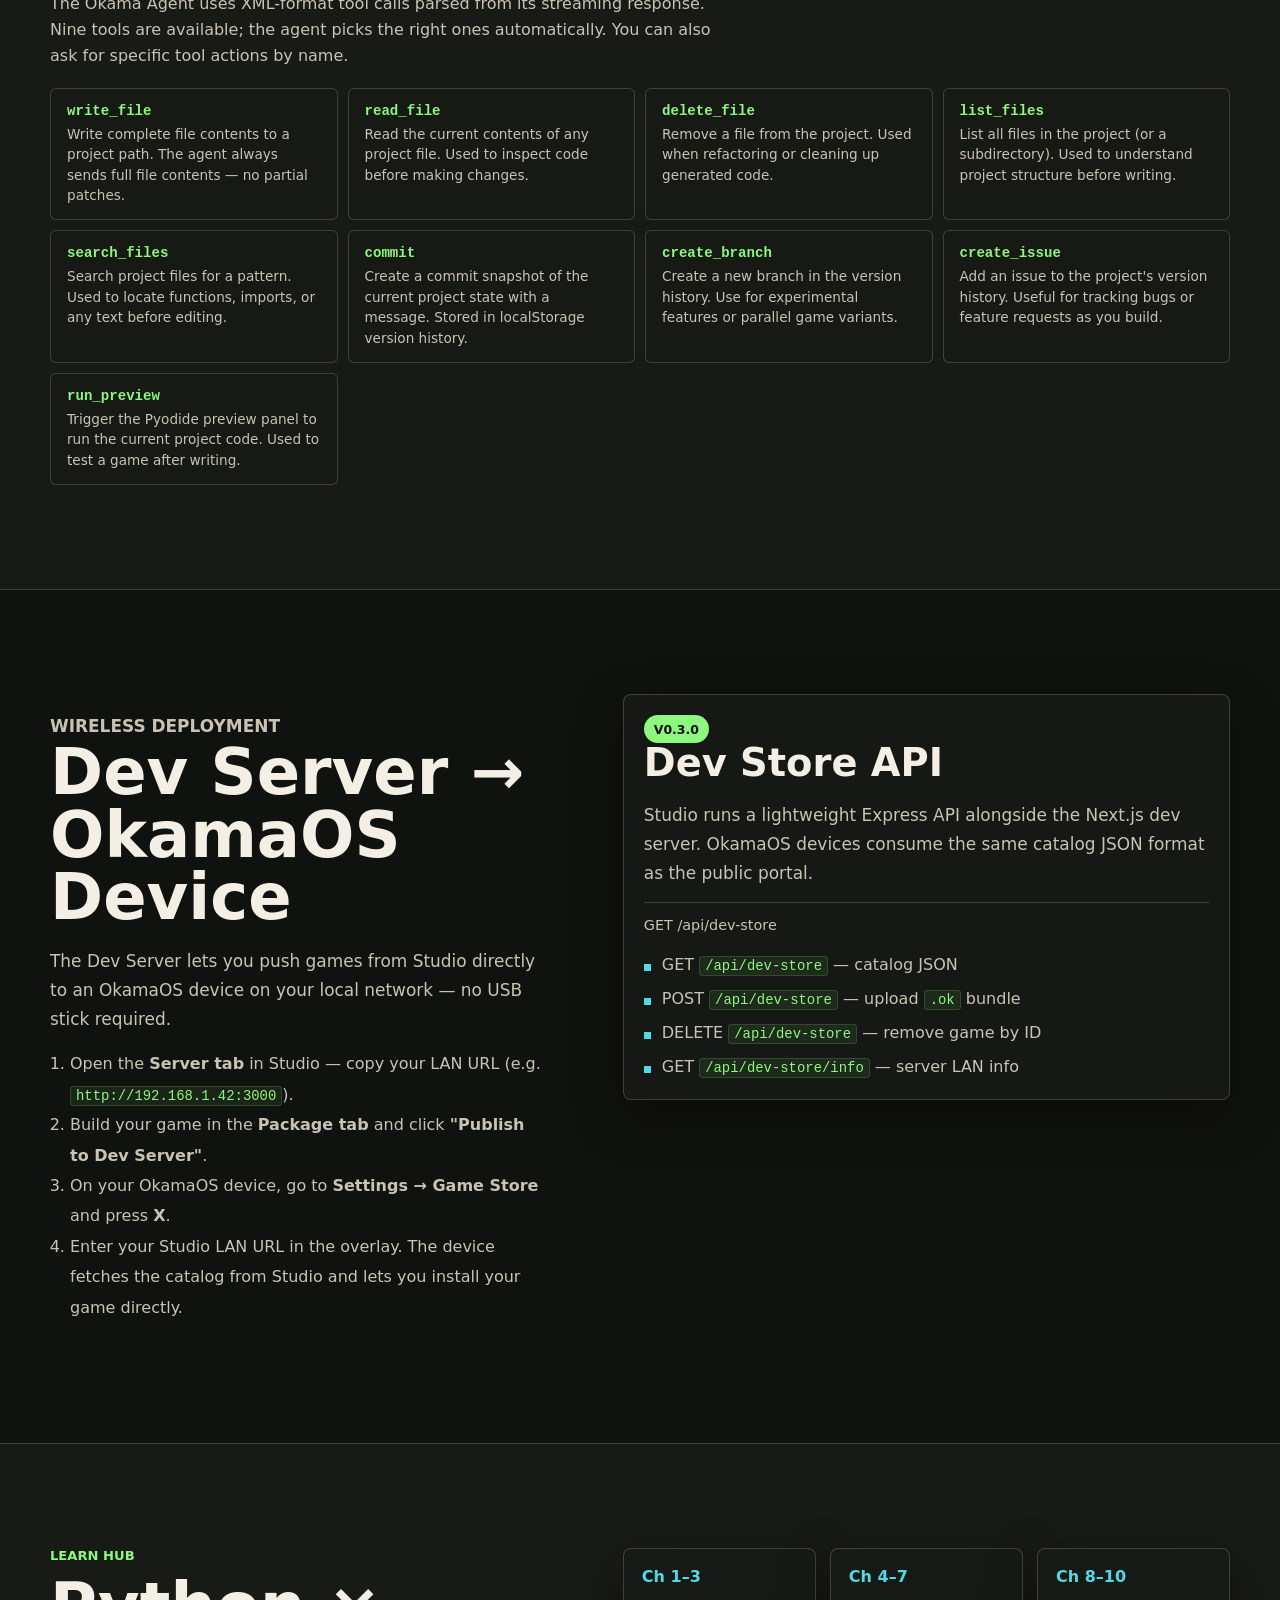
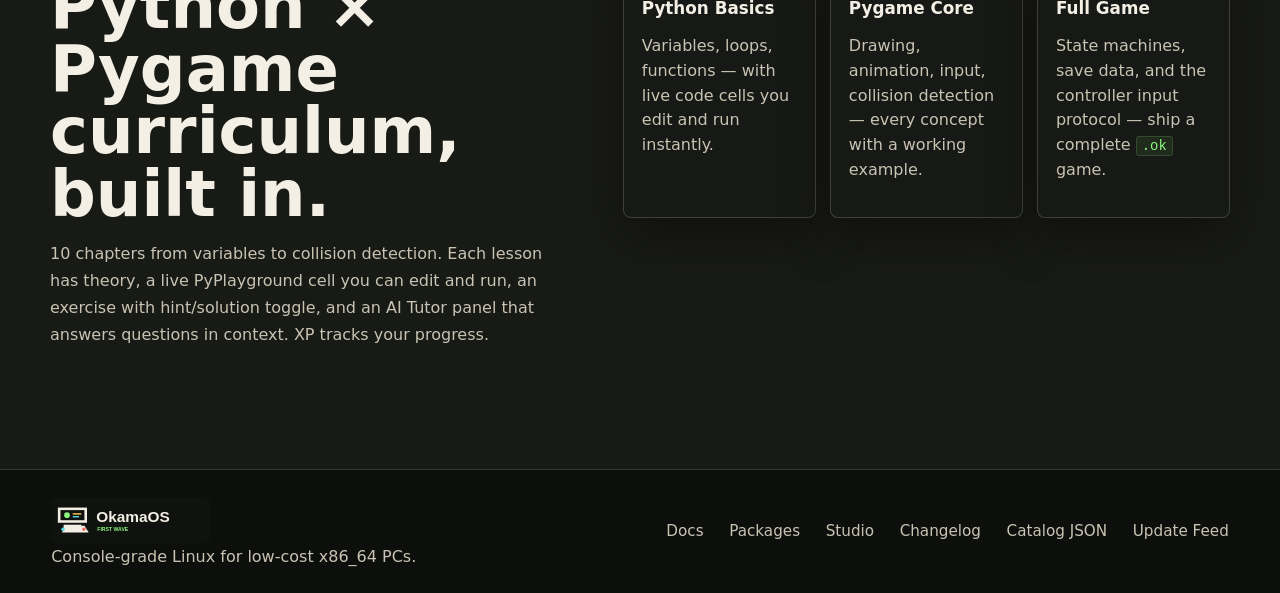
<file: studio.html>
<!doctype html>
<html lang="en">
  <head>
    <meta charset="utf-8">
    <meta name="viewport" content="width=device-width, initial-scale=1">
    <meta name="theme-color" content="#10120f">
    <meta name="description"
      content="Okama Studio — free AI-powered browser game engine. Build Python/pygame games, export .ok packages, earn OKToken, and publish to OkamaOS in minutes.">
    <meta name="robots" content="index, follow">
    <meta property="og:type" content="website">
    <meta property="og:url" content="https://zyntrixsolutions.github.io/okamaos/studio.html">
    <meta property="og:title" content="Okama Studio — AI Game Engine in Your Browser">
    <meta property="og:description" content="Build Python/pygame games with AI assistance, export .ok packages, and publish to OkamaOS — free, no install required.">
    <meta property="og:image" content="https://zyntrixsolutions.github.io/okamaos/assets/okama-mark.svg">
    <meta name="twitter:card" content="summary_large_image">
    <meta name="twitter:title" content="Okama Studio — AI Game Engine in Your Browser">
    <meta name="twitter:description" content="Build Python/pygame games with AI, publish to OkamaOS. Free, browser-based.">
    <meta name="twitter:image" content="https://zyntrixsolutions.github.io/okamaos/assets/okama-mark.svg">
    <link rel="canonical" href="https://zyntrixsolutions.github.io/okamaos/studio.html">
    <title>OkamaOS | Okama Studio — AI Game Engine</title>
    <link rel="manifest" href="site.webmanifest">
    <link rel="icon" href="assets/okama-mark.svg" type="image/svg+xml">
    <link rel="stylesheet" href="styles.css">
  </head>
  <body class="inner-page">
    <canvas id="signalCanvas" aria-hidden="true"></canvas>
    <header class="site-header">
      <a class="brand" href="index.html" aria-label="OkamaOS home">
        <img src="assets/okama-logo.svg" width="144" height="42" alt="OkamaOS">
      </a>
      <nav id="primary-nav" aria-label="Primary navigation">
        <a href="docs.html">Docs</a>
        <a href="packages.html">Packages</a>
        <a href="studio.html" aria-current="page">Studio</a>
        <a href="marketplace.html">Marketplace</a>
        <a href="wallet.html">Wallet</a>
        <a href="leaderboard.html">Leaderboard</a>
        <a href="index.html#get-started">Get OS</a>
        <a href="changelog.html">Changelog</a>
      </nav>
      <a class="header-action" href="https://okamaos.zyntrix.solutions" target="_blank" rel="noopener">Open Studio</a>
      <button class="nav-toggle" aria-label="Toggle menu" aria-expanded="false" aria-controls="primary-nav">
        <span></span><span></span><span></span>
      </button>
    </header>

    <main>
      <!-- Studio Hero -->
      <section class="hero" aria-labelledby="studio-title">
        <div class="hero-copy">
          <p class="eyebrow">Okama Studio v0.3.0</p>
          <h1 id="studio-title">Build games with AI in your browser.</h1>
          <p class="hero-text">
            Okama Studio is a browser-based game engine and IDE for OkamaOS.
            Write Python + pygame games, preview with Pyodide, export
            signed <code>.ok</code> packages, and push directly to an
            OkamaOS device over your local network.
          </p>
          <div class="hero-actions">
            <a class="button primary" href="https://okamaos.zyntrix.solutions" target="_blank" rel="noopener">Open Studio free</a>
            <a class="button secondary" href="#getting-started">Getting started</a>
          </div>
        </div>
        <div class="hero-panel" aria-label="Studio status">
          <div>
            <span class="panel-label">Version</span>
            <strong>v0.3.0</strong>
          </div>
          <div>
            <span class="panel-label">Runtime</span>
            <strong>Pyodide 0.26 WASM</strong>
          </div>
          <div>
            <span class="panel-label">AI Models</span>
            <strong>Gemini + Qwen</strong>
          </div>
          <div>
            <span class="panel-label">Output</span>
            <strong>.ok packages</strong>
          </div>
        </div>
      </section>

      <!-- Features -->
      <section class="band" id="features" aria-labelledby="features-title">
        <div class="section-inner">
          <p class="eyebrow">Feature overview</p>
          <h2 id="features-title">Everything in the IDE.</h2>
          <div class="studio-features">
            <div class="feature-card">
              <span class="feature-icon">IDE</span>
              <h3>3-Panel IDE</h3>
              <p>FileTree sidebar, Monaco Editor with a custom <code>okama-dark</code> theme, and a right panel for AI, preview, assets, packages, and version history. Everything a game project needs in one browser tab.</p>
            </div>
            <div class="feature-card">
              <span class="feature-icon">AI Agent</span>
              <h3>Okama Agent</h3>
              <p>Streaming agentic AI powered by Gemini or Qwen. The agent reads your entire project context, writes complete files, and can commit, branch, and create issues. No copy-paste required.</p>
            </div>
            <div class="feature-card">
              <span class="feature-icon">Preview</span>
              <h3>Live Python Preview</h3>
              <p>Pyodide 0.26 WASM runs your Python + pygame code directly in the browser. Stdout is captured in a scrollable console. No install, no local Python required.</p>
            </div>
            <div class="feature-card">
              <span class="feature-icon">Package</span>
              <h3>Package Builder</h3>
              <p>The Package Builder tab validates your manifest, signs the bundle with SHA-256, and exports a ready-to-install <code>.ok</code> file. Also generates a companion <code>.ok.sig</code> file.</p>
            </div>
            <div class="feature-card">
              <span class="feature-icon">Server</span>
              <h3>Dev Server Hosting</h3>
              <p>The Server tab shows your LAN IP and URL. Click "Publish to Dev Server" in the Package Builder and the game appears in Game Store on any OkamaOS device on your network — install wirelessly without USB.</p>
            </div>
            <div class="feature-card">
              <span class="feature-icon">Learn</span>
              <h3>Learn Hub</h3>
              <p>10-chapter Python &times; Pygame curriculum with live PyPlayground cells, theory, exercises with hint/solution toggle, an AI Tutor panel, and XP tracking in localStorage.</p>
            </div>
            <div class="feature-card">
              <span class="feature-icon">Assets</span>
              <h3>Asset Manager</h3>
              <p>Drag-and-drop image and audio uploads. One-click AI integration prompt generation inserts the asset into your game code via the agent.</p>
            </div>
            <div class="feature-card">
              <span class="feature-icon">VCS</span>
              <h3>Version History</h3>
              <p>localStorage-backed version control — branches, commits (file snapshots you can restore), issues with labels, and pull requests with merge/close. Integrated with the AI agent.</p>
            </div>
          </div>
        </div>
      </section>

      <!-- Getting Started -->
      <section class="band split-band" id="getting-started" aria-labelledby="start-title">
        <div class="section-inner">
          <p class="eyebrow">Quick start</p>
          <h2 id="start-title">From zero to .ok in four steps.</h2>
          <div class="step-grid">
            <div class="step-item">
              <h4>Open Studio &amp; pick a template</h4>
              <p>Visit the Studio URL. The Dashboard shows a "New Game" wizard with 4 genre templates — Platformer, Top-Down, Puzzle, and Arcade. The AI generates a working starter in seconds.</p>
            </div>
            <div class="step-item">
              <h4>Build with the AI Agent</h4>
              <p>Open the Agent tab, describe what you want, and the AI writes complete files into your project. It can read your code, create branches, and run your game in the preview panel.</p>
            </div>
            <div class="step-item">
              <h4>Preview with Pyodide</h4>
              <p>Click Preview to run your Python + pygame game in-browser via Pyodide WASM. The console panel shows stdout. Iterate quickly without leaving the browser.</p>
            </div>
            <div class="step-item">
              <h4>Export as .ok</h4>
              <p>Open the Package tab. Fill in your publisher ID and version, then click "Build Package". Studio validates the manifest, signs it with SHA-256, and downloads <code>mygame.ok</code>.</p>
            </div>
          </div>
        </div>
      </section>

      <!-- API Keys Setup -->
      <section class="band" id="api-keys" aria-labelledby="keys-title">
        <div class="section-inner split-grid">
          <div>
            <p class="eyebrow">Configuration</p>
            <h2 id="keys-title">API Keys</h2>
            <p>Studio API keys are stored in your browser's <code>localStorage</code> only — they are never sent to any server. Keys are required to enable AI features.</p>
            <p>Go to Settings in Studio to enter your keys. The free-tier Gemini model (<code>gemini-3.1-flash-lite-preview</code>) works with a free Google AI Studio API key.</p>
            <div class="inline-actions">
              <a class="button primary" href="https://okamaos.zyntrix.solutions" target="_blank" rel="noopener">Open Studio free</a>
              <a class="button secondary" href="https://aistudio.google.com/app/apikey" target="_blank" rel="noopener">Get Gemini key</a>
              <a class="button secondary" href="https://dashscope.aliyuncs.com/" target="_blank" rel="noopener">Get Qwen key</a>
            </div>
          </div>
          <div class="update-card">
            <span class="status-pill available">Free tier</span>
            <h3>Gemini 3.1 Flash Lite Preview</h3>
            <p>The default model. Works with a free Google AI Studio API key and has generous rate limits for game development use.</p>
            <div class="card-meta">
              <span>15 RPM</span>
              <span>250 TPM</span>
              <span>500 RPD</span>
            </div>
            <ul class="update-list">
              <li>No billing required for the free tier.</li>
              <li>Paid tier unlocks Gemini 2.5 Pro and Gemini 3.1 Pro.</li>
              <li>Qwen Max/Plus/Turbo available as alternatives.</li>
            </ul>
          </div>
        </div>
      </section>

      <!-- AI Agent Tools Reference -->
      <section class="band creator-band" id="agent-tools" aria-labelledby="tools-title">
        <div class="section-inner">
          <p class="eyebrow">AI Agent</p>
          <h2 id="tools-title">Agent Tool Reference</h2>
          <p style="color:var(--muted);line-height:1.65;max-width:680px;margin-bottom:0">The Okama Agent uses XML-format tool calls parsed from its streaming response. Nine tools are available; the agent picks the right ones automatically. You can also ask for specific tool actions by name.</p>
          <div class="tool-grid">
            <div class="tool-item">
              <span class="tool-name">write_file</span>
              <p>Write complete file contents to a project path. The agent always sends full file contents — no partial patches.</p>
            </div>
            <div class="tool-item">
              <span class="tool-name">read_file</span>
              <p>Read the current contents of any project file. Used to inspect code before making changes.</p>
            </div>
            <div class="tool-item">
              <span class="tool-name">delete_file</span>
              <p>Remove a file from the project. Used when refactoring or cleaning up generated code.</p>
            </div>
            <div class="tool-item">
              <span class="tool-name">list_files</span>
              <p>List all files in the project (or a subdirectory). Used to understand project structure before writing.</p>
            </div>
            <div class="tool-item">
              <span class="tool-name">search_files</span>
              <p>Search project files for a pattern. Used to locate functions, imports, or any text before editing.</p>
            </div>
            <div class="tool-item">
              <span class="tool-name">commit</span>
              <p>Create a commit snapshot of the current project state with a message. Stored in localStorage version history.</p>
            </div>
            <div class="tool-item">
              <span class="tool-name">create_branch</span>
              <p>Create a new branch in the version history. Use for experimental features or parallel game variants.</p>
            </div>
            <div class="tool-item">
              <span class="tool-name">create_issue</span>
              <p>Add an issue to the project's version history. Useful for tracking bugs or feature requests as you build.</p>
            </div>
            <div class="tool-item">
              <span class="tool-name">run_preview</span>
              <p>Trigger the Pyodide preview panel to run the current project code. Used to test a game after writing.</p>
            </div>
          </div>
        </div>
      </section>

      <!-- Dev Server & OkamaOS Deploy -->
      <section class="band" id="dev-server" aria-labelledby="devserver-title">
        <div class="section-inner split-grid">
          <div>
            <p class="eyebrow">Wireless deployment</p>
            <h2 id="devserver-title">Dev Server &rarr; OkamaOS Device</h2>
            <p>
              The Dev Server lets you push games from Studio directly to an OkamaOS device on your local network — no USB stick required.
            </p>
            <ol style="color:var(--muted);line-height:1.9;padding-left:20px;margin-top:16px">
              <li>Open the <strong>Server tab</strong> in Studio — copy your LAN URL (e.g. <code>http://192.168.1.42:3000</code>).</li>
              <li>Build your game in the <strong>Package tab</strong> and click <strong>"Publish to Dev Server"</strong>.</li>
              <li>On your OkamaOS device, go to <strong>Settings &rarr; Game Store</strong> and press <strong>X</strong>.</li>
              <li>Enter your Studio LAN URL in the overlay. The device fetches the catalog from Studio and lets you install your game directly.</li>
            </ol>
          </div>
          <div class="update-card">
            <span class="status-pill available">v0.3.0</span>
            <h3>Dev Store API</h3>
            <p>Studio runs a lightweight Express API alongside the Next.js dev server. OkamaOS devices consume the same catalog JSON format as the public portal.</p>
            <div class="card-meta">
              <span>GET /api/dev-store</span>
            </div>
            <ul class="update-list">
              <li>GET <code>/api/dev-store</code> — catalog JSON</li>
              <li>POST <code>/api/dev-store</code> — upload <code>.ok</code> bundle</li>
              <li>DELETE <code>/api/dev-store</code> — remove game by ID</li>
              <li>GET <code>/api/dev-store/info</code> — server LAN info</li>
            </ul>
          </div>
        </div>
      </section>

      <!-- Learn Hub -->
      <section class="band creator-band" id="learn" aria-labelledby="learn-title">
        <div class="section-inner creator-grid">
          <div>
            <p class="eyebrow">Learn Hub</p>
            <h2 id="learn-title">Python &times; Pygame curriculum, built in.</h2>
            <p style="color:var(--muted);line-height:1.7;margin-top:14px">10 chapters from variables to collision detection. Each lesson has theory, a live PyPlayground cell you can edit and run, an exercise with hint/solution toggle, and an AI Tutor panel that answers questions in context. XP tracks your progress.</p>
          </div>
          <div class="creator-steps">
            <article>
              <span>Ch 1–3</span>
              <h3>Python Basics</h3>
              <p>Variables, loops, functions — with live code cells you edit and run instantly.</p>
            </article>
            <article>
              <span>Ch 4–7</span>
              <h3>Pygame Core</h3>
              <p>Drawing, animation, input, collision detection — every concept with a working example.</p>
            </article>
            <article>
              <span>Ch 8–10</span>
              <h3>Full Game</h3>
              <p>State machines, save data, and the controller input protocol — ship a complete <code>.ok</code> game.</p>
            </article>
          </div>
        </div>
      </section>
    </main>

    <footer class="site-footer">
      <div>
        <img class="footer-logo" src="assets/okama-logo.svg" width="160" height="46" alt="OkamaOS">
        <span>Console-grade Linux for low-cost x86_64 PCs.</span>
      </div>
      <nav aria-label="Footer navigation">
        <a href="docs.html">Docs</a>
        <a href="packages.html">Packages</a>
        <a href="studio.html">Studio</a>
        <a href="changelog.html">Changelog</a>
        <a href="catalog/apps.json">Catalog JSON</a>
        <a href="updates/feed.json">Update Feed</a>
      </nav>
    </footer>

    <script src="app.js"></script>
  </body>
</html>
</file>
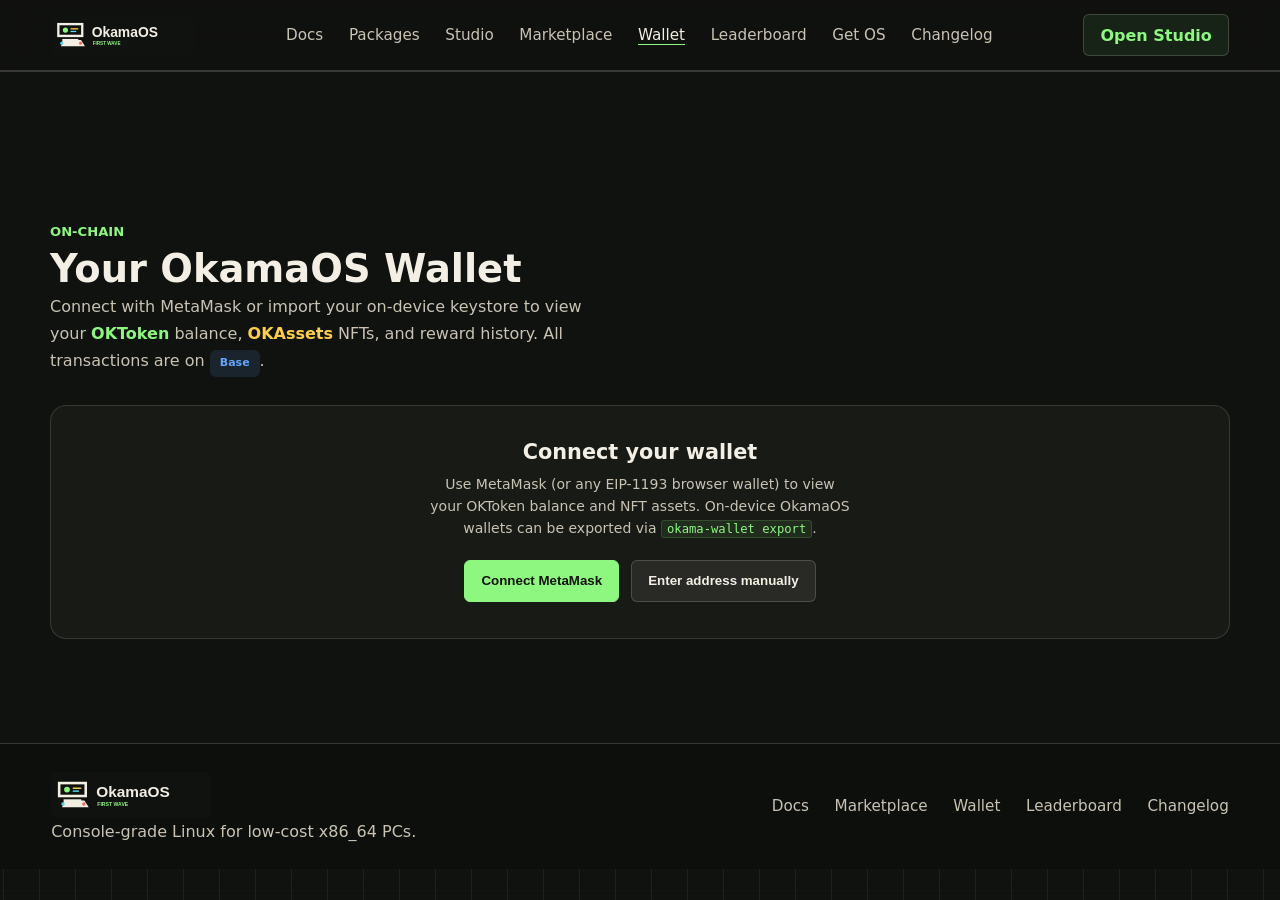
<file: wallet.html>
<!doctype html>
<html lang="en">
  <head>
    <meta charset="utf-8">
    <meta name="viewport" content="width=device-width, initial-scale=1">
    <meta name="theme-color" content="#10120f">
    <meta name="description" content="OkamaOS Wallet — connect MetaMask to view your OKToken balance, OKAssets NFTs, and reward history on Base.">
    <meta name="robots" content="index, follow">
    <meta property="og:type" content="website">
    <meta property="og:url" content="https://zyntrixsolutions.github.io/okamaos/wallet.html">
    <meta property="og:title" content="OkamaOS Wallet — OKToken &amp; NFT Dashboard">
    <meta property="og:description" content="Connect MetaMask to view your OKToken balance and OKAssets NFTs earned through OkamaOS gameplay on Base.">
    <meta property="og:image" content="https://zyntrixsolutions.github.io/okamaos/assets/okama-mark.svg">
    <meta name="twitter:card" content="summary_large_image">
    <meta name="twitter:title" content="OkamaOS Wallet — OKToken &amp; NFT Dashboard">
    <meta name="twitter:description" content="View your OKToken and NFT game assets earned through OkamaOS gameplay.">
    <meta name="twitter:image" content="https://zyntrixsolutions.github.io/okamaos/assets/okama-mark.svg">
    <link rel="canonical" href="https://zyntrixsolutions.github.io/okamaos/wallet.html">
    <title>OkamaOS Wallet | OKToken &amp; NFT Dashboard</title>
    <link rel="manifest" href="site.webmanifest">
    <link rel="icon" href="assets/okama-mark.svg" type="image/svg+xml">
    <link rel="stylesheet" href="styles.css">
    <style>
      .wallet-grid { display: grid; grid-template-columns: 1fr 1fr; gap: 20px; margin-top: 28px; }
      @media (max-width: 700px) { .wallet-grid { grid-template-columns: 1fr; } }
      .balance-card { background: #181a16; border: 1px solid rgba(243,239,228,0.10); border-radius: 16px; padding: 28px; }
      .balance-label { font-size: 11px; font-weight: 700; letter-spacing: .12em; text-transform: uppercase; color: #6b7464; margin-bottom: 6px; }
      .balance-value { font-size: 2rem; font-weight: 900; line-height: 1.1; }
      .balance-value.eth  { color: #64a6ff; }
      .balance-value.okt  { color: #8df77f; }
      .balance-address { font-family: monospace; font-size: 13px; color: #c9c3b3; word-break: break-all; margin-top: 8px; }
      .nft-grid { display: grid; grid-template-columns: repeat(auto-fill, minmax(180px, 1fr)); gap: 16px; margin-top: 24px; }
      .nft-card  { background: #181a16; border: 1px solid rgba(243,239,228,0.10); border-radius: 12px; padding: 16px; }
      .nft-card h3 { font-size: 14px; font-weight: 700; margin: 8px 0 4px; }
      .nft-card .rarity { font-size: 11px; font-weight: 700; letter-spacing: .08em; text-transform: uppercase; }
      .rarity.legendary { color: #ffcf4a; }
      .rarity.epic      { color: #b47aff; }
      .rarity.rare      { color: #53d9e6; }
      .rarity.common    { color: #c9c3b3; }
      .connect-area { background: #181a16; border: 1px solid rgba(243,239,228,0.14); border-radius: 16px; padding: 36px; text-align: center; margin-top: 28px; }
      .connect-area h2 { font-size: 1.3rem; font-weight: 900; margin-bottom: 10px; }
      .connect-area p  { color: #c9c3b3; font-size: 14px; line-height: 1.6; max-width: 420px; margin: 0 auto 20px; }
      .connect-buttons { display: flex; flex-wrap: wrap; gap: 12px; justify-content: center; }
      .wallet-badge { display: inline-flex; align-items: center; gap: 6px; padding: 4px 10px; border-radius: 6px; font-size: 11px; font-weight: 700; }
      .badge-base { background: rgba(100,166,255,0.12); color: #64a6ff; }
      .tx-row { display: flex; align-items: center; justify-content: space-between; padding: 12px 0; border-bottom: 1px solid rgba(243,239,228,0.07); font-size: 13px; }
      .tx-row:last-child { border-bottom: none; }
      .tx-type { color: #8df77f; font-weight: 700; font-size: 11px; letter-spacing: .08em; text-transform: uppercase; }
      .tx-amount { font-weight: 700; color: #ffcf4a; }
      #txList { min-height: 60px; }
      .status-offline { color: #f26d5b; font-size: 13px; }
    </style>
  </head>
  <body>
    <canvas id="signalCanvas" aria-hidden="true"></canvas>
    <header class="site-header">
      <a class="brand" href="index.html" aria-label="OkamaOS home">
        <img src="assets/okama-logo.svg" width="144" height="42" alt="OkamaOS">
      </a>
      <nav id="primary-nav" aria-label="Primary navigation">
        <a href="docs.html">Docs</a>
        <a href="packages.html">Packages</a>
        <a href="studio.html">Studio</a>
        <a href="marketplace.html">Marketplace</a>
        <a href="wallet.html" aria-current="page">Wallet</a>
        <a href="leaderboard.html">Leaderboard</a>
        <a href="index.html#get-started">Get OS</a>
        <a href="changelog.html">Changelog</a>
      </nav>
      <a class="header-action" href="https://okamaos.zyntrix.solutions" target="_blank" rel="noopener">Open Studio</a>
      <button class="nav-toggle" aria-label="Toggle menu" aria-expanded="false" aria-controls="primary-nav">
        <span></span><span></span><span></span>
      </button>
    </header>

    <main>
      <section class="band" style="padding-top:48px">
        <div class="section-inner">
          <p class="eyebrow">On-chain</p>
          <h1 style="font-size:clamp(1.6rem,4vw,2.4rem);font-weight:900;margin:0 0 6px">
            Your OkamaOS Wallet
          </h1>
          <p style="color:#c9c3b3;max-width:560px;line-height:1.7;margin:0 0 8px">
            Connect with MetaMask or import your on-device keystore to view your
            <strong style="color:#8df77f">OKToken</strong> balance,
            <strong style="color:#ffcf4a">OKAssets</strong> NFTs, and reward history.
            All transactions are on <span class="wallet-badge badge-base">Base</span>.
          </p>

          <!-- Connect panel (shown when no wallet) -->
          <div class="connect-area" id="connectArea">
            <h2>Connect your wallet</h2>
            <p>
              Use MetaMask (or any EIP-1193 browser wallet) to view your OKToken
              balance and NFT assets. On-device OkamaOS wallets can be exported
              via <code>okama-wallet export</code>.
            </p>
            <div class="connect-buttons">
              <button class="button primary" id="btnMetaMask">Connect MetaMask</button>
              <button class="button secondary" id="btnManual">Enter address manually</button>
            </div>
            <div id="manualEntry" style="display:none;margin-top:20px">
              <input id="manualAddr" type="text" placeholder="0x…"
                style="width:100%;max-width:420px;padding:10px 14px;border-radius:10px;
                       border:1px solid rgba(243,239,228,0.18);background:#10120f;
                       color:#f3efe4;font-family:monospace;font-size:13px">
              <button class="button primary" id="btnLoad" style="margin-top:10px">Load balances</button>
            </div>
          </div>

          <!-- Balance cards (shown when connected) -->
          <div id="walletContent" style="display:none">
            <div class="wallet-grid">
              <div class="balance-card">
                <div class="balance-label">ETH Balance</div>
                <div class="balance-value eth" id="ethBalance">—</div>
                <div class="balance-address" id="walletAddr"></div>
              </div>
              <div class="balance-card">
                <div class="balance-label">OKToken (OKT)</div>
                <div class="balance-value okt" id="oktBalance">—</div>
                <div style="font-size:12px;color:#6b7464;margin-top:6px">ERC-20 · Base</div>
              </div>
            </div>

            <!-- NFT Assets -->
            <div style="margin-top:40px">
              <h2 style="font-size:1.1rem;font-weight:900;margin-bottom:4px">NFT Assets (OKAssets)</h2>
              <p style="color:#6b7464;font-size:13px">ERC-1155 game items owned on Base.</p>
              <div class="nft-grid" id="nftGrid">
                <p style="color:#6b7464;font-size:13px" id="nftEmpty">No NFT assets found for this address.</p>
              </div>
            </div>

            <!-- TX log -->
            <div style="margin-top:40px">
              <h2 style="font-size:1.1rem;font-weight:900;margin-bottom:4px">Reward History</h2>
              <p style="color:#6b7464;font-size:13px">Recent OKToken reward claims from gameplay.</p>
              <div id="txList" style="margin-top:16px">
                <p style="color:#6b7464;font-size:13px">No reward claims found.</p>
              </div>
            </div>

            <div style="margin-top:24px">
              <button class="button secondary" id="btnDisconnect">Disconnect</button>
            </div>
          </div>

        </div>
      </section>
    </main>

    <footer class="site-footer">
      <div>
        <img class="footer-logo" src="assets/okama-logo.svg" width="160" height="46" alt="OkamaOS">
        <span>Console-grade Linux for low-cost x86_64 PCs.</span>
      </div>
      <nav aria-label="Footer navigation">
        <a href="docs.html">Docs</a>
        <a href="marketplace.html">Marketplace</a>
        <a href="wallet.html">Wallet</a>
        <a href="leaderboard.html">Leaderboard</a>
        <a href="changelog.html">Changelog</a>
      </nav>
    </footer>

    <script src="app.js"></script>
    <script type="module">
      const BASE_RPC       = "https://mainnet.base.org";
      const ZERO_ADDR      = "0x0000000000000000000000000000000000000000";
      const OKT_ADDRESS    = localStorage.getItem("okama-web3-oktoken")  || ZERO_ADDR;
      const OKA_ADDRESS    = localStorage.getItem("okama-web3-okassets") || ZERO_ADDR;
      const BAL_SEL        = "70a08231"; // balanceOf(address)
      const BAL1155_SEL    = "00fdd58e"; // balanceOf(address,uint256)

      async function rpc(method, params) {
        const r = await fetch(BASE_RPC, {
          method: "POST",
          headers: { "Content-Type": "application/json" },
          body: JSON.stringify({ jsonrpc: "2.0", method, params, id: 1 }),
        });
        return r.json();
      }

      async function loadBalances(addr) {
        document.getElementById("walletAddr").textContent = addr;
        document.getElementById("connectArea").style.display  = "none";
        document.getElementById("walletContent").style.display = "";

        const ethRes = await rpc("eth_getBalance", [addr, "latest"]);
        const ethWei = BigInt(ethRes.result || "0x0");
        document.getElementById("ethBalance").textContent =
          (Number(ethWei) / 1e18).toFixed(6) + " ETH";

        if (OKT_ADDRESS !== ZERO_ADDR) {
          const padded = addr.toLowerCase().replace("0x", "").padStart(64, "0");
          const data   = "0x" + BAL_SEL + padded;
          const res    = await rpc("eth_call", [{ to: OKT_ADDRESS, data }, "latest"]);
          const units  = BigInt(res.result || "0x0");
          document.getElementById("oktBalance").textContent =
            (Number(units) / 1e18).toFixed(2) + " OKT";
        } else {
          document.getElementById("oktBalance").textContent = "Contract not deployed";
        }
      }

      document.getElementById("btnMetaMask").addEventListener("click", async () => {
        if (!window.ethereum) {
          alert("MetaMask not detected. Install the MetaMask browser extension.");
          return;
        }
        const [addr] = await window.ethereum.request({ method: "eth_requestAccounts" });
        localStorage.setItem("okama-connected-addr", addr);
        await loadBalances(addr);
      });

      document.getElementById("btnManual").addEventListener("click", () => {
        const el = document.getElementById("manualEntry");
        el.style.display = el.style.display === "none" ? "" : "none";
      });

      document.getElementById("btnLoad").addEventListener("click", async () => {
        const addr = document.getElementById("manualAddr").value.trim();
        if (!addr.startsWith("0x") || addr.length !== 42) {
          alert("Enter a valid Ethereum address (0x…, 42 chars).");
          return;
        }
        localStorage.setItem("okama-connected-addr", addr);
        await loadBalances(addr);
      });

      document.getElementById("btnDisconnect").addEventListener("click", () => {
        localStorage.removeItem("okama-connected-addr");
        document.getElementById("connectArea").style.display   = "";
        document.getElementById("walletContent").style.display = "none";
      });

      const stored = localStorage.getItem("okama-connected-addr");
      if (stored) loadBalances(stored).catch(console.error);
    </script>
  </body>
</html>
</file>
<file: styles.css>
:root {
  color-scheme: dark;
  --ink: #10120f;
  --ink-soft: #181a16;
  --paper: #f3efe4;
  --muted: #c9c3b3;
  --line: rgba(243, 239, 228, 0.18);
  --green: #8df77f;
  --yellow: #ffcf4a;
  --cyan: #53d9e6;
  --coral: #f26d5b;
  --shadow: rgba(0, 0, 0, 0.35);
  font-family:
    Inter, ui-sans-serif, system-ui, -apple-system, BlinkMacSystemFont, "Segoe UI",
    sans-serif;
  letter-spacing: 0;
}

* {
  box-sizing: border-box;
}

html {
  scroll-behavior: smooth;
}

body {
  margin: 0;
  background: var(--ink);
  color: var(--paper);
  min-width: 320px;
  overflow-x: hidden;
}

main {
  position: relative;
  background: var(--ink);
}

a {
  color: inherit;
}

#signalCanvas {
  position: fixed;
  inset: 0;
  z-index: -2;
  width: 100%;
  height: 100%;
  background:
    linear-gradient(180deg, rgba(16, 18, 15, 0.48), #10120f 82%),
    #10120f;
}

body::before {
  content: "";
  position: fixed;
  inset: 0;
  z-index: -1;
  pointer-events: none;
  background:
    repeating-linear-gradient(
      180deg,
      rgba(243, 239, 228, 0.045) 0,
      rgba(243, 239, 228, 0.045) 1px,
      transparent 1px,
      transparent 5px
    );
  mix-blend-mode: soft-light;
}

.site-header {
  position: sticky;
  top: 0;
  z-index: 20;
  display: flex;
  align-items: center;
  justify-content: space-between;
  gap: 18px;
  padding: 14px clamp(18px, 4vw, 56px);
  background: rgba(16, 18, 15, 0.82);
  border-bottom: 1px solid var(--line);
  backdrop-filter: blur(16px);
}

.brand,
.site-header nav,
.site-footer nav,
.hero-actions,
.inline-actions {
  display: flex;
  align-items: center;
}

.brand {
  gap: 10px;
  text-decoration: none;
  font-weight: 800;
  min-width: max-content;
}

.brand img {
  width: 144px;
  height: auto;
  border-radius: 6px;
}

.site-header nav,
.site-footer nav {
  gap: clamp(12px, 2vw, 26px);
  color: var(--muted);
  font-size: 0.95rem;
}

.site-header nav a,
.site-footer nav a,
.text-link {
  text-decoration: none;
  border-bottom: 1px solid transparent;
}

.site-header nav a:hover,
.site-footer nav a:hover,
.text-link:hover {
  color: var(--paper);
  border-bottom-color: currentColor;
}

.header-action,
.button {
  display: inline-flex;
  align-items: center;
  justify-content: center;
  min-height: 42px;
  padding: 0 16px;
  border-radius: 6px;
  text-decoration: none;
  font-weight: 800;
  border: 1px solid var(--line);
  white-space: nowrap;
  touch-action: manipulation;
  -webkit-tap-highlight-color: transparent;
  cursor: pointer;
}

.header-action {
  color: var(--green);
  background: rgba(141, 247, 127, 0.08);
}

.button.primary {
  color: #12120e;
  background: var(--green);
  border-color: var(--green);
}

.button.secondary {
  color: var(--paper);
  background: rgba(243, 239, 228, 0.08);
}

.button[aria-disabled="true"] {
  color: var(--muted);
  pointer-events: none;
  background: rgba(243, 239, 228, 0.06);
}

.hero {
  min-height: 92vh;
  display: grid;
  grid-template-columns: minmax(0, 1fr) minmax(260px, 360px);
  align-items: center;
  gap: clamp(28px, 6vw, 82px);
  padding: clamp(70px, 12vh, 132px) clamp(18px, 6vw, 88px) 8vh;
  background: var(--ink);
}

.hero-copy {
  max-width: 810px;
}

.eyebrow {
  margin: 0 0 12px;
  color: var(--green);
  font-size: 0.82rem;
  font-weight: 900;
  text-transform: uppercase;
}

h1,
h2,
h3,
p {
  overflow-wrap: anywhere;
}

h1 {
  margin: 0;
  font-size: clamp(2.2rem, 5.5vw, 5rem);
  line-height: 0.94;
  overflow-wrap: break-word;
  word-break: break-word;
}

.hero-logo-title img {
  display: block;
  width: min(560px, 100%);
  height: auto;
  border-radius: 8px;
}

h2 {
  margin: 0;
  font-size: clamp(2rem, 5vw, 4.7rem);
  line-height: 0.98;
}

h3 {
  margin: 12px 0 8px;
  font-size: 1.05rem;
}

.hero-text {
  max-width: 690px;
  margin: 22px 0 0;
  color: var(--paper);
  font-size: clamp(1.05rem, 2vw, 1.42rem);
  line-height: 1.55;
}

.hero-actions,
.inline-actions {
  gap: 12px;
  flex-wrap: wrap;
  margin-top: 28px;
}

/* ─── Hero social proof strip ─── */
.hero-proof {
  display: flex;
  align-items: center;
  flex-wrap: wrap;
  gap: 8px;
  margin-top: 22px;
  font-size: 0.8rem;
  font-weight: 700;
  color: var(--muted);
}
.proof-link {
  display: inline-flex;
  align-items: center;
  gap: 5px;
  color: var(--paper);
  text-decoration: none;
  font-weight: 700;
  border-bottom: 1px solid transparent;
  transition: border-color 0.12s, color 0.12s;
}
.proof-link:hover {
  color: var(--green);
  border-bottom-color: var(--green);
}
.proof-sep {
  color: rgba(201, 195, 179, 0.35);
  font-size: 1rem;
  line-height: 1;
}
.proof-item {
  color: var(--muted);
}

/* ─── Footer GitHub link ─── */
.footer-gh {
  display: inline-flex;
  align-items: center;
  gap: 5px;
  color: var(--muted);
  text-decoration: none;
  font-size: 0.8rem;
  font-weight: 700;
  margin-top: 6px;
  width: max-content;
  transition: color 0.12s;
}
.footer-gh:hover {
  color: var(--green);
}

.hero-panel,
.update-card,
.catalog-card,
.creator-steps article {
  border: 1px solid var(--line);
  border-radius: 8px;
  background: rgba(24, 26, 22, 0.82);
  box-shadow: 0 18px 50px var(--shadow);
}

.hero-panel {
  align-self: end;
  display: grid;
  gap: 1px;
  overflow: hidden;
}

.hero-panel div {
  padding: 18px;
  background: rgba(243, 239, 228, 0.055);
}

.panel-label,
.meta-label {
  display: block;
  margin-bottom: 6px;
  color: var(--muted);
  font-size: 0.78rem;
  text-transform: uppercase;
}

.hero-panel strong {
  font-size: 1.12rem;
}

.band {
  background: var(--ink);
  border-top: 1px solid var(--line);
}

.intro-band {
  background: var(--paper);
  color: var(--ink);
}

.intro-band .eyebrow {
  color: #3c7d28;
}

.section-inner {
  width: min(1180px, calc(100% - 36px));
  margin: 0 auto;
  padding: clamp(56px, 9vw, 104px) 0;
}

.intro-grid,
.split-grid,
.creator-grid {
  display: grid;
  grid-template-columns: 0.9fr 1.1fr;
  gap: clamp(28px, 6vw, 76px);
  align-items: start;
}

.intro-grid p,
.split-grid p {
  margin: 0;
  color: rgba(16, 18, 15, 0.78);
  font-size: 1.06rem;
  line-height: 1.7;
}

.split-band {
  background: #17140f;
}

.split-grid p {
  color: var(--muted);
  margin-top: 18px;
}

.section-heading {
  display: flex;
  justify-content: space-between;
  align-items: end;
  gap: 24px;
  margin-bottom: 30px;
}

.text-link {
  color: var(--yellow);
  font-weight: 800;
  white-space: nowrap;
}

.catalog-grid {
  display: grid;
  grid-template-columns: repeat(auto-fit, minmax(260px, 1fr));
  gap: 16px;
}

.catalog-card {
  display: flex;
  flex-direction: column;
  min-height: 300px;
  padding: 18px;
}

.catalog-card.featured {
  border-color: rgba(141, 247, 127, 0.48);
}

.status-row,
.card-meta {
  display: flex;
  align-items: center;
  justify-content: space-between;
  gap: 12px;
}

.status-pill {
  display: inline-flex;
  align-items: center;
  min-height: 28px;
  padding: 0 10px;
  border-radius: 999px;
  color: #10120f;
  background: var(--yellow);
  font-size: 0.78rem;
  font-weight: 900;
  text-transform: uppercase;
}

.status-pill.available {
  background: var(--green);
}

.status-pill.coming-soon {
  background: var(--coral);
}

.catalog-card p {
  color: var(--muted);
  line-height: 1.62;
}

.catalog-card .description {
  flex: 1;
}

.card-meta {
  color: var(--muted);
  font-size: 0.9rem;
  border-top: 1px solid var(--line);
  padding-top: 14px;
  margin-top: 14px;
}

.download-row {
  display: flex;
  gap: 10px;
  flex-wrap: wrap;
  margin-top: 18px;
}

.update-card {
  padding: 20px;
  min-height: 330px;
}

.update-card h3 {
  font-size: clamp(1.45rem, 3vw, 2.4rem);
  line-height: 1.05;
  margin-top: 0;
}

.update-list {
  display: grid;
  gap: 10px;
  margin: 20px 0 0;
  padding: 0;
  list-style: none;
}

.update-list li {
  padding-left: 18px;
  position: relative;
  color: var(--muted);
  line-height: 1.5;
}

.update-list li::before {
  content: "";
  position: absolute;
  left: 0;
  top: 0.7em;
  width: 7px;
  height: 7px;
  background: var(--cyan);
}

.creator-band {
  background: var(--ink-soft);
}

.creator-steps {
  display: grid;
  grid-template-columns: repeat(3, minmax(0, 1fr));
  gap: 14px;
}

.creator-steps article {
  min-height: 180px;
  padding: 18px;
}

.creator-steps span {
  color: var(--cyan);
  font-weight: 900;
}

.creator-steps p {
  color: var(--muted);
  line-height: 1.55;
}

.site-footer {
  display: flex;
  align-items: center;
  justify-content: space-between;
  gap: 24px;
  padding: 28px clamp(18px, 4vw, 56px);
  border-top: 1px solid var(--line);
  background: #0d0f0c;
  color: var(--muted);
}

.site-footer div {
  display: grid;
  gap: 4px;
}

.footer-logo {
  width: 160px;
  height: auto;
  border-radius: 6px;
}

@media (max-width: 860px) {
  .hero,
  .intro-grid,
  .split-grid,
  .creator-grid {
    grid-template-columns: 1fr;
  }

  .hero {
    min-height: auto;
    padding-top: 86px;
  }

  .hero-panel {
    align-self: stretch;
  }

  .creator-steps {
    grid-template-columns: 1fr;
  }

  .section-heading,
  .site-footer {
    align-items: flex-start;
    flex-direction: column;
  }
}

/* ─── Mobile nav ─── */
@media (max-width: 720px) {
  .site-header {
    flex-wrap: nowrap;
    position: relative;
  }

  .nav-toggle {
    display: flex;
  }

  .site-header nav {
    display: none;
    position: absolute;
    top: calc(100% + 1px);
    left: 0;
    right: 0;
    flex-direction: column;
    gap: 0;
    background: rgba(12, 14, 11, 0.98);
    border-bottom: 1px solid var(--line);
    backdrop-filter: blur(20px);
    z-index: 100;
    padding: 8px 0;
  }

  .site-header nav.nav-open {
    display: flex;
  }

  .site-header nav a {
    padding: 12px clamp(18px, 4vw, 56px);
    font-size: 1rem;
    border-bottom: none;
    width: 100%;
  }

  .site-header nav a:hover {
    background: rgba(141, 247, 127, 0.06);
    color: var(--paper);
  }

  .header-action {
    display: none;
  }

  .page-hero h1 {
    font-size: clamp(1.8rem, 8vw, 2.8rem) !important;
  }
}

@media (max-width: 520px) {
  .button {
    width: 100%;
    text-align: center;
  }

  .hero-actions,
  .inline-actions,
  .download-row {
    width: 100%;
  }

  .hero-actions .button,
  .inline-actions .button {
    flex: 1 1 100%;
  }

  .catalog-card,
  .update-card,
  .creator-steps article {
    padding: 16px;
  }

  .eco-grid {
    grid-template-columns: 1fr;
  }

  .studio-cta-bar {
    flex-direction: column;
    text-align: center;
  }

  .pkg-overview-grid {
    grid-template-columns: 1fr 1fr;
  }

  .changelog-filters {
    gap: 6px;
  }
}

/* ─── Active nav indicator ─── */
.site-header nav a[aria-current="page"] {
  color: var(--paper);
  border-bottom: 1px solid var(--green);
}

/* ─── Mobile nav toggle ─── */
.nav-toggle {
  display: none;
  flex-direction: column;
  justify-content: center;
  align-items: center;
  gap: 5px;
  width: 42px;
  height: 42px;
  background: rgba(243, 239, 228, 0.08);
  border: 1px solid var(--line);
  border-radius: 6px;
  cursor: pointer;
  padding: 0;
  flex-shrink: 0;
  margin-left: auto;
}
.nav-toggle span {
  display: block;
  width: 18px;
  height: 2px;
  background: var(--paper);
  border-radius: 2px;
  transition: transform 0.2s, opacity 0.2s;
}
.nav-toggle[aria-expanded="true"] span:nth-child(1) {
  transform: translateY(7px) rotate(45deg);
}
.nav-toggle[aria-expanded="true"] span:nth-child(2) {
  opacity: 0;
}
.nav-toggle[aria-expanded="true"] span:nth-child(3) {
  transform: translateY(-7px) rotate(-45deg);
}

/* ─── Inner page hero ─── */
.page-hero {
  padding: clamp(48px, 8vh, 88px) clamp(18px, 6vw, 88px) clamp(28px, 4vh, 44px);
  border-bottom: 1px solid var(--line);
  background: var(--ink);
  position: relative;
}
.page-hero h1 {
  font-size: clamp(1.9rem, 3.8vw, 3.2rem) !important;
  line-height: 1.05 !important;
  margin: 8px 0 16px;
  word-break: break-word;
  overflow-wrap: break-word;
  max-width: 820px;
}
.page-hero p {
  max-width: 680px;
  color: var(--muted);
  font-size: 1.02rem;
  line-height: 1.65;
  margin: 0;
}

/* ─── Ecosystem grid (index) ─── */
.eco-grid {
  display: grid;
  grid-template-columns: repeat(auto-fit, minmax(220px, 1fr));
  gap: 14px;
  margin-top: 36px;
}
.eco-card {
  display: flex;
  flex-direction: column;
  padding: 20px;
  border: 1px solid var(--line);
  border-radius: 8px;
  background: rgba(24, 26, 22, 0.82);
  text-decoration: none;
  color: var(--paper);
  transition: border-color 0.14s, background 0.14s;
}
.eco-card:hover {
  border-color: rgba(141, 247, 127, 0.44);
  background: rgba(24, 26, 22, 0.97);
}
.eco-card-icon {
  display: inline-block;
  margin-bottom: 12px;
  color: var(--green);
  font-weight: 900;
  font-size: 0.78rem;
  letter-spacing: 0.06em;
  text-transform: uppercase;
  font-family: "JetBrains Mono", "Fira Code", ui-monospace, monospace;
}
.eco-card h3 {
  margin: 0 0 8px;
  font-size: 1.0rem;
  font-weight: 900;
}
.eco-card p {
  margin: 0;
  color: var(--muted);
  font-size: 0.88rem;
  line-height: 1.55;
  flex: 1;
}
.eco-link {
  display: block;
  margin-top: 16px;
  color: var(--green);
  font-size: 0.8rem;
  font-weight: 900;
  text-transform: uppercase;
  letter-spacing: 0.04em;
}

/* ─── Inline code ─── */
code {
  font-family: "JetBrains Mono", "Fira Code", ui-monospace, monospace;
  background: rgba(141, 247, 127, 0.08);
  border: 1px solid rgba(141, 247, 127, 0.16);
  border-radius: 3px;
  padding: 1px 5px;
  font-size: 0.87em;
  color: var(--green);
}

/* ─── Code block ─── */
pre.code-block {
  background: rgba(8, 10, 8, 0.97);
  border: 1px solid var(--line);
  border-radius: 6px;
  padding: 18px 20px;
  overflow-x: auto;
  color: var(--paper);
  font-family: "JetBrains Mono", "Fira Code", ui-monospace, monospace;
  font-size: 0.86rem;
  line-height: 1.65;
  margin: 18px 0;
  tab-size: 2;
}
.code-label {
  display: inline-block;
  padding: 3px 10px;
  background: var(--line);
  border-radius: 4px 4px 0 0;
  font-size: 0.72rem;
  font-weight: 900;
  text-transform: uppercase;
  letter-spacing: 0.04em;
  color: var(--muted);
  margin-bottom: -1px;
}

/* ─── Doc table ─── */
.doc-table {
  width: 100%;
  border-collapse: collapse;
  font-size: 0.9rem;
  margin: 18px 0;
}
.doc-table th {
  text-align: left;
  padding: 8px 12px;
  color: var(--muted);
  font-size: 0.74rem;
  text-transform: uppercase;
  font-weight: 900;
  letter-spacing: 0.05em;
  border-bottom: 1px solid var(--line);
  white-space: nowrap;
}
.doc-table td {
  padding: 9px 12px;
  border-bottom: 1px solid rgba(243, 239, 228, 0.055);
  color: var(--paper);
  line-height: 1.5;
  vertical-align: top;
}
.doc-table td code {
  background: none;
  border: none;
  padding: 0;
  color: var(--cyan);
  font-size: 0.86em;
}
.doc-table tr:last-child td {
  border-bottom: none;
}

/* ─── Documentation layout ─── */
.docs-wrap {
  display: grid;
  grid-template-columns: 216px 1fr;
  align-items: start;
  background: var(--ink);
  position: relative;
}
.docs-sidebar {
  position: sticky;
  top: 57px;
  height: calc(100vh - 57px);
  overflow-y: auto;
  padding: 28px 0 28px 0;
  border-right: 1px solid var(--line);
  background: var(--ink);
}
.docs-nav-label {
  display: block;
  padding: 14px 20px 6px 20px;
  font-size: 0.7rem;
  font-weight: 900;
  text-transform: uppercase;
  letter-spacing: 0.07em;
  color: rgba(201, 195, 179, 0.5);
}
.docs-nav-label:first-child {
  padding-top: 0;
}
.docs-nav a {
  display: block;
  padding: 6px 20px;
  color: var(--muted);
  text-decoration: none;
  font-size: 0.9rem;
  border-left: 2px solid transparent;
  transition: color 0.12s, border-color 0.12s, padding 0.12s;
}
.docs-nav a:hover,
.docs-nav a.active {
  color: var(--paper);
  border-left-color: var(--green);
  padding-left: 28px;
}
.docs-main {
  padding: clamp(28px, 4vw, 56px) clamp(20px, 4vw, 64px);
}
.doc-section {
  padding-bottom: clamp(36px, 6vw, 64px);
  border-bottom: 1px solid var(--line);
  margin-bottom: clamp(36px, 6vw, 64px);
  max-width: 820px;
}
.doc-section:last-child {
  border-bottom: none;
  margin-bottom: 0;
}
.doc-section h2 {
  font-size: clamp(1.6rem, 3.5vw, 2.6rem);
  margin-bottom: 10px;
}
.doc-section h3 {
  font-size: 1.02rem;
  color: var(--cyan);
  font-weight: 900;
  margin: 28px 0 8px;
  text-transform: uppercase;
  letter-spacing: 0.04em;
}
.doc-section p {
  color: var(--muted);
  line-height: 1.72;
  margin: 10px 0;
}
.doc-section ul,
.doc-section ol {
  padding-left: 20px;
  color: var(--muted);
  line-height: 1.7;
  margin: 10px 0;
}
.doc-section li {
  margin-bottom: 4px;
}
.doc-section strong {
  color: var(--paper);
}

/* ─── Packages page ─── */
.pkg-overview-grid {
  display: grid;
  grid-template-columns: repeat(auto-fit, minmax(176px, 1fr));
  gap: 10px;
  margin-bottom: 48px;
}
.pkg-quick {
  display: block;
  padding: 13px 16px;
  border: 1px solid var(--line);
  border-radius: 6px;
  background: rgba(24, 26, 22, 0.8);
  text-decoration: none;
  transition: border-color 0.12s;
}
.pkg-quick:hover {
  border-color: var(--cyan);
}
.pkg-quick h4 {
  margin: 0 0 4px;
  font-size: 0.88rem;
  color: var(--cyan);
  font-family: "JetBrains Mono", "Fira Code", ui-monospace, monospace;
  font-weight: 700;
}
.pkg-quick p {
  margin: 0;
  font-size: 0.8rem;
  color: var(--muted);
  line-height: 1.4;
}
.pkg-section {
  padding-bottom: clamp(32px, 5vw, 56px);
  border-bottom: 1px solid var(--line);
  margin-bottom: clamp(32px, 5vw, 56px);
  max-width: 820px;
}
.pkg-section:last-child {
  border-bottom: none;
  margin-bottom: 0;
}
.pkg-header {
  display: flex;
  align-items: baseline;
  gap: 14px;
  flex-wrap: wrap;
  margin-bottom: 14px;
}
.pkg-name {
  font-family: "JetBrains Mono", "Fira Code", ui-monospace, monospace;
  font-size: clamp(1.3rem, 2.8vw, 1.9rem);
  color: var(--green);
  margin: 0;
  font-weight: 900;
}
.pkg-badge {
  padding: 4px 10px;
  border-radius: 999px;
  font-size: 0.7rem;
  font-weight: 900;
  text-transform: uppercase;
  letter-spacing: 0.04em;
  background: rgba(83, 217, 230, 0.12);
  color: var(--cyan);
  border: 1px solid rgba(83, 217, 230, 0.22);
}
.pkg-desc {
  color: var(--muted);
  line-height: 1.7;
  margin: 0 0 20px;
}
.pkg-section h3 {
  margin: 26px 0 10px;
  font-size: 0.76rem;
  text-transform: uppercase;
  letter-spacing: 0.07em;
  color: var(--muted);
  font-weight: 900;
}
.pkg-section p {
  color: var(--muted);
  line-height: 1.7;
  margin: 8px 0;
}
.pkg-section ul {
  padding-left: 20px;
  color: var(--muted);
  line-height: 1.7;
  margin: 8px 0;
}

/* ─── Changelog page ─── */
.changelog-filters {
  display: flex;
  gap: 8px;
  flex-wrap: wrap;
  margin-bottom: 36px;
}
.filter-btn {
  padding: 6px 16px;
  border-radius: 999px;
  border: 1px solid var(--line);
  background: transparent;
  color: var(--muted);
  font-size: 0.78rem;
  font-weight: 900;
  cursor: pointer;
  text-transform: uppercase;
  letter-spacing: 0.04em;
  transition: all 0.12s;
  font-family: inherit;
}
.filter-btn:hover,
.filter-btn.active {
  color: var(--ink);
  background: var(--green);
  border-color: var(--green);
}
.cl-entry {
  padding-bottom: clamp(24px, 4vw, 44px);
  border-bottom: 1px solid var(--line);
  margin-bottom: clamp(24px, 4vw, 44px);
  max-width: 820px;
}
.cl-entry:last-child {
  border-bottom: none;
  margin-bottom: 0;
}
.cl-header {
  display: flex;
  align-items: center;
  gap: 12px;
  flex-wrap: wrap;
  margin-bottom: 18px;
}
.ver-badge {
  font-family: "JetBrains Mono", "Fira Code", ui-monospace, monospace;
  font-size: 1.05rem;
  font-weight: 900;
  color: var(--green);
}
.ver-date {
  color: var(--muted);
  font-size: 0.84rem;
}
.ver-tag {
  padding: 3px 9px;
  border-radius: 999px;
  font-size: 0.68rem;
  font-weight: 900;
  text-transform: uppercase;
  letter-spacing: 0.04em;
}
.ver-tag.os   { background: rgba(141,247,127,0.12); color: var(--green); border: 1px solid rgba(141,247,127,0.22); }
.ver-tag.studio { background: rgba(83,217,230,0.12); color: var(--cyan); border: 1px solid rgba(83,217,230,0.22); }
.ver-tag.pages  { background: rgba(255,207,74,0.12); color: var(--yellow); border: 1px solid rgba(255,207,74,0.22); }
.cl-entry h3 {
  margin: 0 0 14px;
  font-size: clamp(1.1rem, 2.5vw, 1.6rem);
}
.change-group {
  margin-bottom: 16px;
}
.change-group h4 {
  margin: 0 0 8px;
  font-size: 0.72rem;
  text-transform: uppercase;
  letter-spacing: 0.06em;
  color: var(--cyan);
  font-weight: 900;
}
.change-items {
  list-style: none;
  padding: 0;
  margin: 0;
  display: grid;
  gap: 5px;
}
.change-items li {
  padding-left: 16px;
  position: relative;
  color: var(--muted);
  line-height: 1.55;
  font-size: 0.91rem;
}
.change-items li::before {
  content: "";
  position: absolute;
  left: 0;
  top: 0.62em;
  width: 6px;
  height: 6px;
  background: var(--cyan);
  border-radius: 1px;
}
.change-items strong {
  color: var(--paper);
}
.change-items code {
  font-size: 0.83em;
  color: var(--yellow);
  background: rgba(255,207,74,0.08);
  border-color: rgba(255,207,74,0.16);
}

/* ─── Studio page ─── */
.studio-features {
  display: grid;
  grid-template-columns: repeat(auto-fit, minmax(252px, 1fr));
  gap: 14px;
  margin-top: 30px;
}
.feature-card {
  padding: 20px;
  border: 1px solid var(--line);
  border-radius: 8px;
  background: rgba(24, 26, 22, 0.82);
}
.feature-icon {
  display: inline-block;
  margin-bottom: 12px;
  color: var(--cyan);
  font-weight: 900;
  font-size: 0.78rem;
  text-transform: uppercase;
  letter-spacing: 0.06em;
  font-family: "JetBrains Mono", ui-monospace, monospace;
}
.feature-card h3 {
  margin: 0 0 8px;
  font-size: 1.0rem;
  font-weight: 900;
}
.feature-card p {
  margin: 0;
  color: var(--muted);
  line-height: 1.6;
  font-size: 0.9rem;
}
.step-grid {
  display: grid;
  grid-template-columns: repeat(auto-fit, minmax(190px, 1fr));
  gap: 12px;
  margin-top: 28px;
  counter-reset: steps;
}
.step-item {
  padding: 18px;
  border: 1px solid var(--line);
  border-radius: 8px;
  background: rgba(24, 26, 22, 0.62);
  counter-increment: steps;
}
.step-item::before {
  content: "0" counter(steps);
  display: block;
  color: var(--cyan);
  font-weight: 900;
  font-size: 0.86rem;
  margin-bottom: 10px;
  font-family: "JetBrains Mono", ui-monospace, monospace;
}
.step-item h4 {
  margin: 0 0 7px;
  font-size: 0.97rem;
}
.step-item p {
  margin: 0;
  color: var(--muted);
  line-height: 1.55;
  font-size: 0.88rem;
}
.tool-grid {
  display: grid;
  grid-template-columns: repeat(auto-fit, minmax(240px, 1fr));
  gap: 10px;
  margin-top: 18px;
}
.tool-item {
  padding: 14px 16px;
  border: 1px solid var(--line);
  border-radius: 6px;
  background: rgba(24, 26, 22, 0.8);
}
.tool-name {
  display: block;
  font-family: "JetBrains Mono", "Fira Code", ui-monospace, monospace;
  color: var(--green);
  font-weight: 900;
  font-size: 0.88rem;
  margin-bottom: 5px;
}
.tool-item p {
  margin: 0;
  color: var(--muted);
  font-size: 0.85rem;
  line-height: 1.5;
}

/* ─── Install / download section ─── */
.install-grid {
  display: grid;
  grid-template-columns: repeat(auto-fit, minmax(260px, 1fr));
  gap: 14px;
  margin-top: 32px;
}
.install-card {
  display: flex;
  flex-direction: column;
  padding: 22px 20px;
  border: 1px solid var(--line);
  border-radius: 8px;
  background: rgba(24, 26, 22, 0.92);
  transition: border-color 0.14s;
}
.install-card:hover {
  border-color: rgba(141, 247, 127, 0.32);
}
.install-card-num {
  display: inline-block;
  font-family: "JetBrains Mono", ui-monospace, monospace;
  font-size: 0.72rem;
  font-weight: 900;
  color: var(--cyan);
  text-transform: uppercase;
  letter-spacing: 0.06em;
  margin-bottom: 12px;
}
.install-card h3 {
  font-size: 1.05rem;
  margin: 0 0 10px;
  font-weight: 900;
}
.install-card p {
  color: var(--muted);
  font-size: 0.88rem;
  line-height: 1.6;
  margin: 0 0 16px;
  flex: 1;
}
.install-steps {
  list-style: none;
  padding: 0;
  margin: 0 0 20px;
  display: grid;
  gap: 8px;
}
.install-steps li {
  display: flex;
  gap: 10px;
  font-size: 0.87rem;
  color: var(--muted);
  line-height: 1.5;
}
.install-steps li::before {
  content: attr(data-step);
  display: inline-flex;
  align-items: center;
  justify-content: center;
  flex-shrink: 0;
  width: 20px;
  height: 20px;
  border-radius: 50%;
  background: rgba(83, 217, 230, 0.12);
  border: 1px solid rgba(83, 217, 230, 0.22);
  color: var(--cyan);
  font-size: 0.7rem;
  font-weight: 900;
  font-family: "JetBrains Mono", ui-monospace, monospace;
  margin-top: 1px;
}
.install-steps strong {
  color: var(--paper);
}
.studio-cta-bar {
  display: flex;
  align-items: center;
  justify-content: space-between;
  flex-wrap: wrap;
  gap: 14px;
  margin-top: 40px;
  padding: 20px 24px;
  border: 1px solid rgba(83, 217, 230, 0.25);
  border-radius: 8px;
  background: rgba(83, 217, 230, 0.05);
}
.studio-cta-bar p {
  margin: 0;
  font-size: 1.0rem;
  font-weight: 700;
  color: var(--paper);
  line-height: 1.4;
}
.studio-cta-bar p span {
  color: var(--cyan);
}
.platform-tag {
  display: inline-block;
  padding: 2px 8px;
  background: rgba(141, 247, 127, 0.1);
  border: 1px solid rgba(141, 247, 127, 0.2);
  border-radius: 4px;
  color: var(--green);
  font-size: 0.72rem;
  font-weight: 900;
  text-transform: uppercase;
  letter-spacing: 0.04em;
  margin-bottom: 10px;
  font-family: "JetBrains Mono", ui-monospace, monospace;
}

/* ─── Responsive: inner pages ─── */
@media (max-width: 640px) {
  .docs-wrap {
    grid-template-columns: 1fr;
  }
  .docs-sidebar {
    position: static;
    height: auto;
    padding: 14px 16px;
    border-right: none;
    border-bottom: 1px solid var(--line);
    overflow-x: auto;
  }
  .docs-nav {
    display: flex;
    flex-wrap: wrap;
    gap: 6px;
  }
  .docs-nav a {
    padding: 5px 12px;
    border: 1px solid var(--line);
    border-left: none;
    border-radius: 4px;
    white-space: nowrap;
    font-size: 0.78rem;
  }
  .docs-nav a:hover,
  .docs-nav a.active {
    padding-left: 12px;
    border-color: var(--green);
    background: rgba(141, 247, 127, 0.08);
  }
  .docs-nav-label {
    display: none;
  }
  .install-grid {
    grid-template-columns: 1fr;
  }
}
</file>
